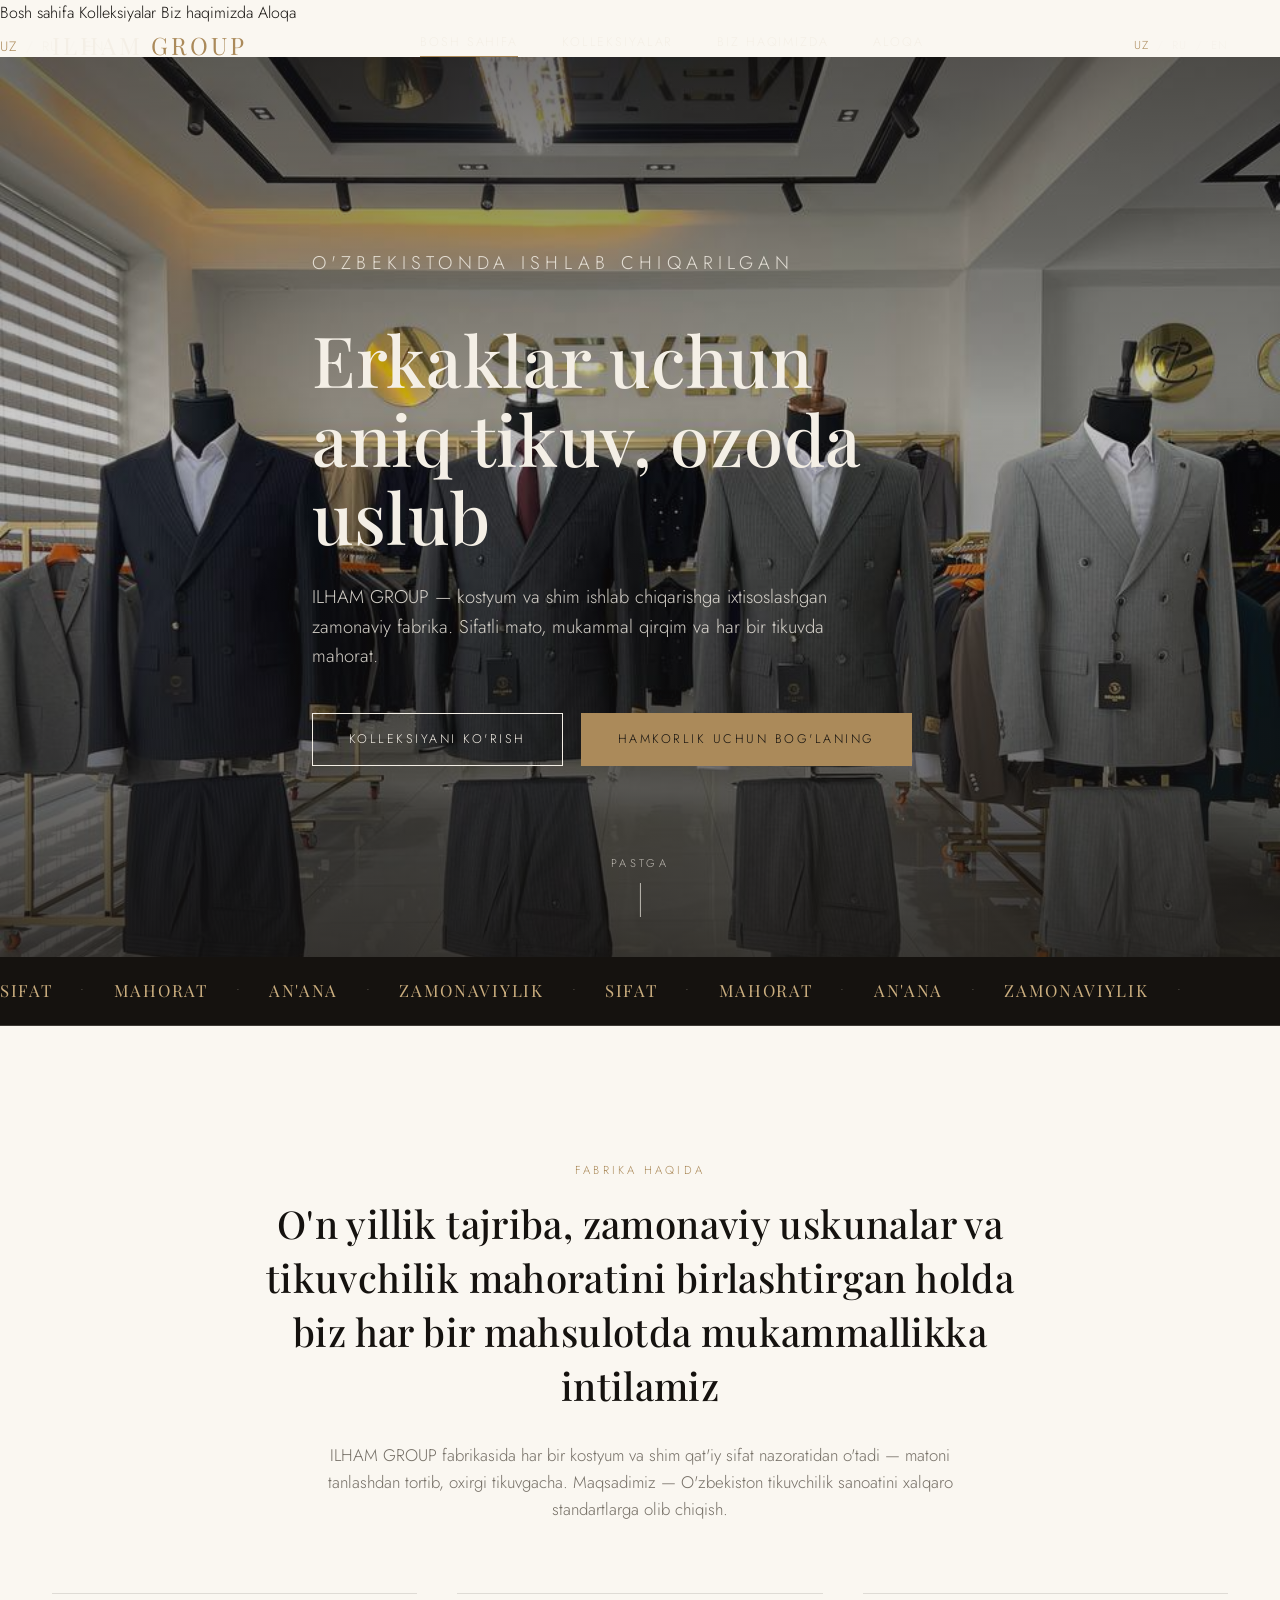
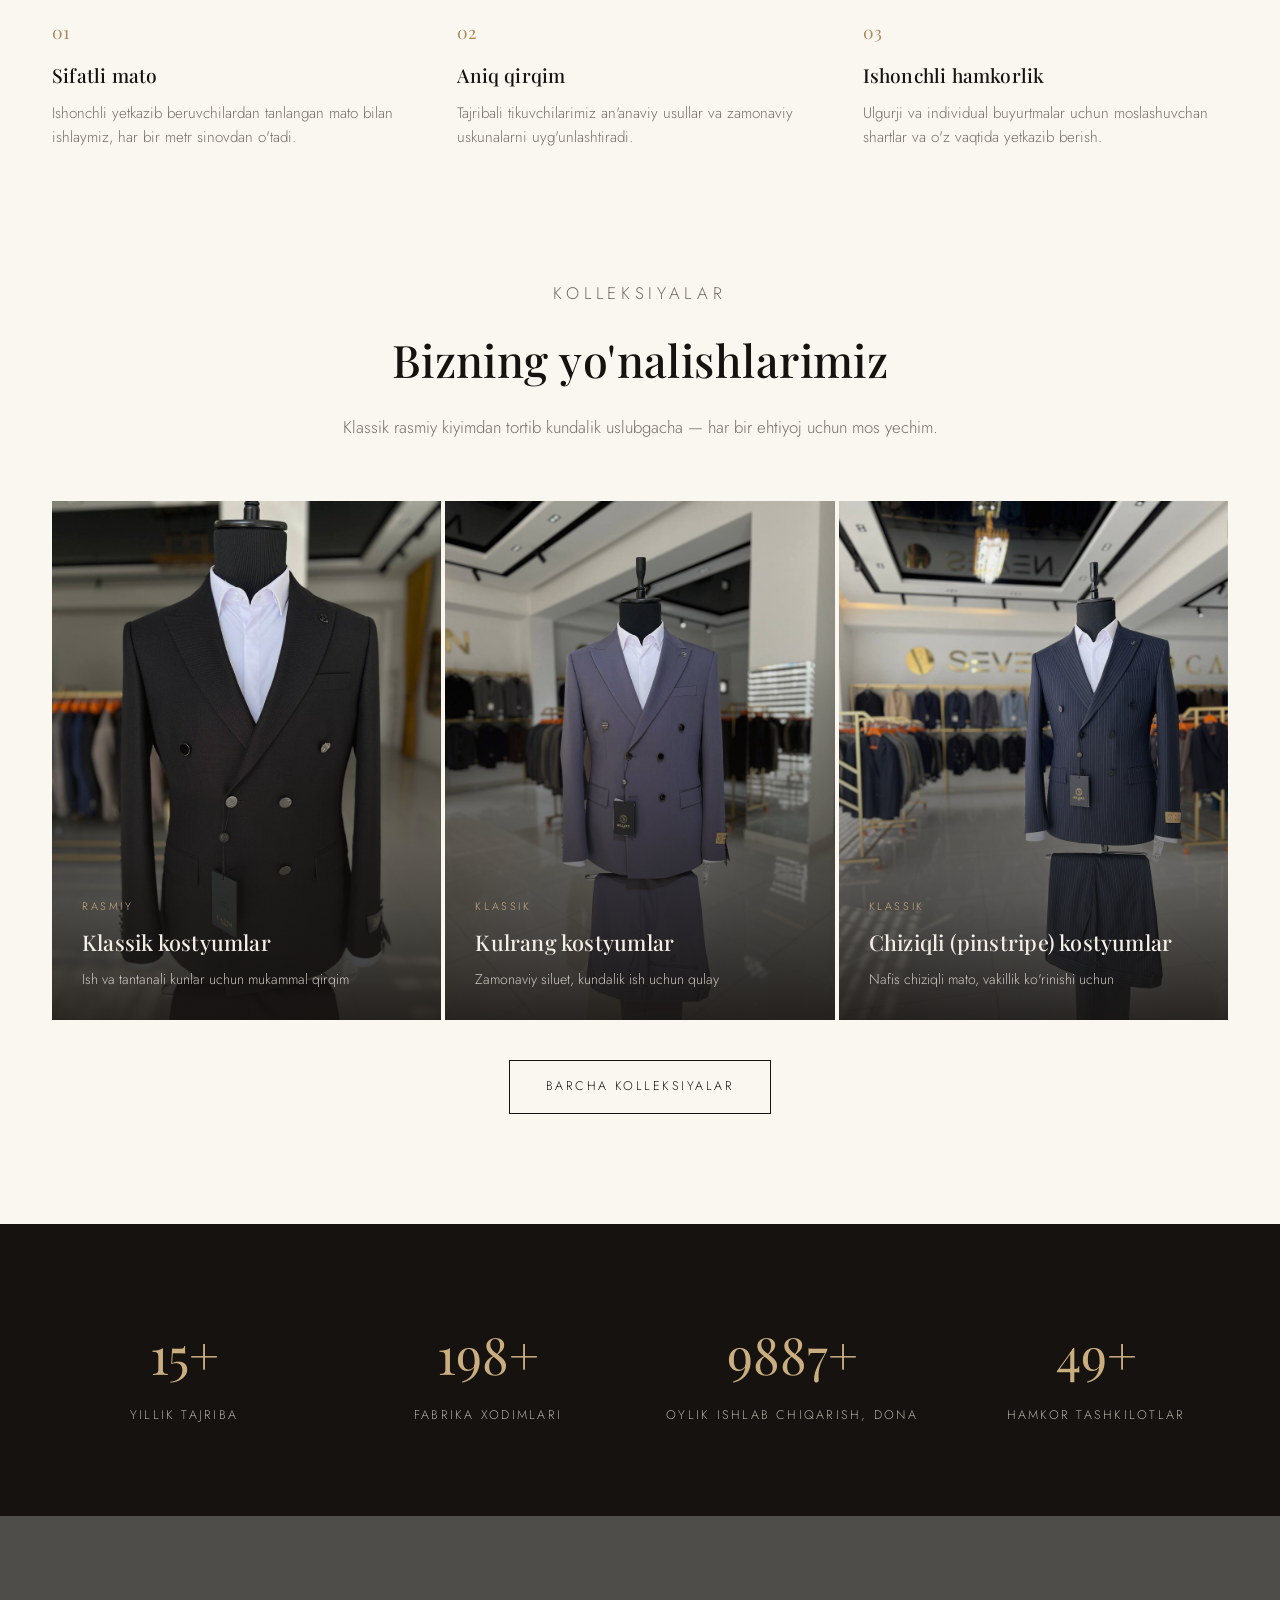
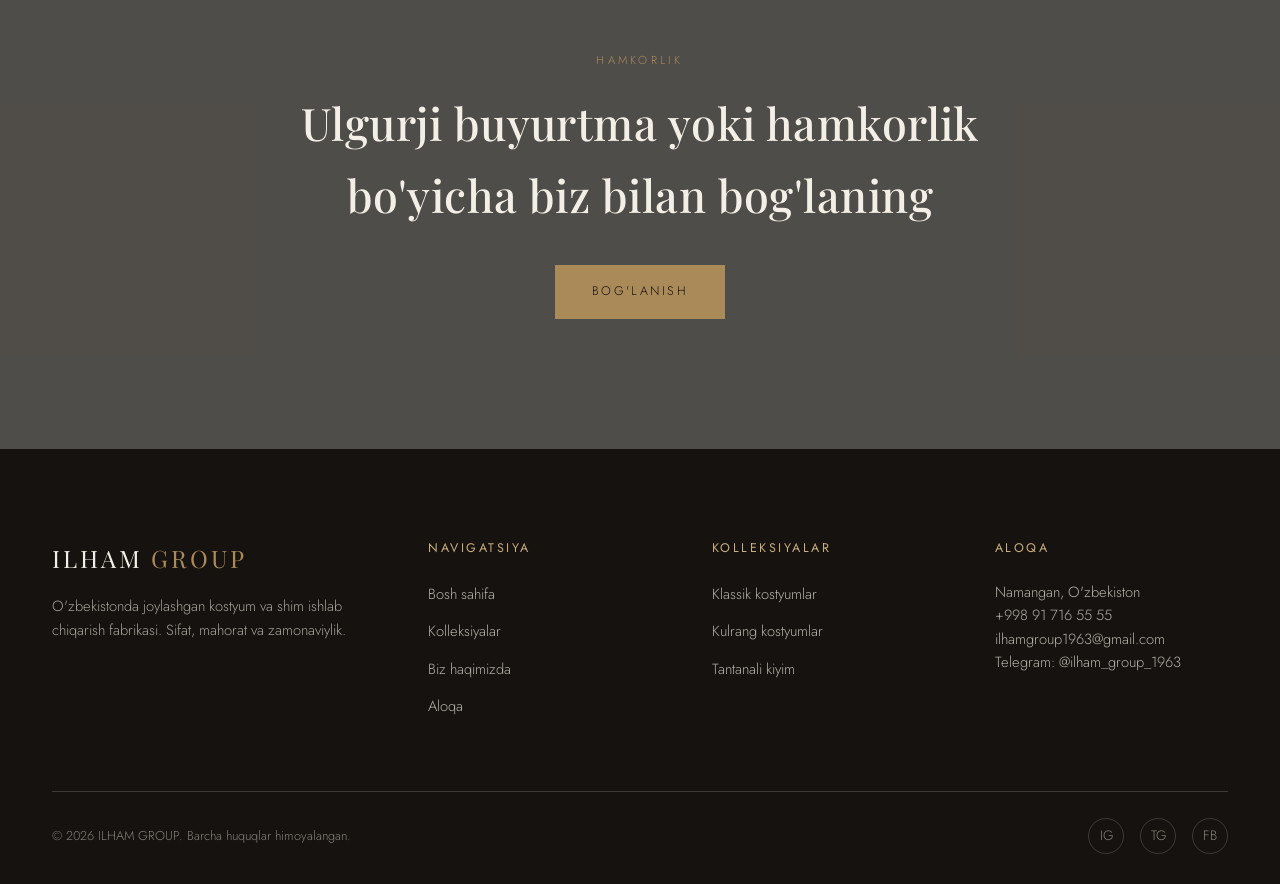
<file: index.html>
<!DOCTYPE html>
<html lang="uz">
<head>
<meta charset="UTF-8">
<meta name="viewport" content="width=device-width, initial-scale=1.0">
<title>ILHAM GROUP — Kostyum va Shim Ishlab Chiqaruvchi Fabrika | O'zbekiston</title>
<meta name="description" content="ILHAM GROUP — O'zbekistonda joylashgan zamonaviy kostyum va shim ishlab chiqarish fabrikasi. Yuqori sifatli mato, aniq tikuv va zamonaviy dizayn bilan erkaklar kiyimi ishlab chiqaramiz.">
<meta name="keywords" content="kostyum ishlab chiqarish, shim fabrikasi Namangan, kostyum shim Namangan, O'zbekiston kostyum, erkaklar kiyimi fabrikasi, ILHAM GROUP">
<link rel="canonical" href="https://ilham-group-1963.web.app/">
<link rel="alternate" hreflang="uz" href="https://ilham-group-1963.web.app/">
<link rel="alternate" hreflang="ru" href="https://ilham-group-1963.web.app/ru/index.html">
<link rel="alternate" hreflang="en" href="https://ilham-group-1963.web.app/en/index.html">
<link rel="alternate" hreflang="x-default" href="https://ilham-group-1963.web.app/">
<meta property="og:type" content="website">
<meta property="og:title" content="ILHAM GROUP — Kostyum va Shim Ishlab Chiqaruvchi Fabrika">
<meta property="og:description" content="O'zbekistonda ishlab chiqarilgan yuqori sifatli kostyum va shim. An'anaviy tikuv mahorati, zamonaviy dizayn.">
<meta property="og:locale" content="uz_UZ">
<link rel="icon" href="data:,">
<link rel="preconnect" href="https://fonts.googleapis.com">
<link rel="preconnect" href="https://fonts.gstatic.com" crossorigin>
<link href="https://fonts.googleapis.com/css2?family=Playfair+Display:wght@500;600&family=Jost:wght@300;400;500&display=swap" rel="stylesheet">
<link rel="stylesheet" href="css/style.css">
<script type="application/ld+json">
{
  "@context": "https://schema.org",
  "@type": "Organization",
  "name": "ILHAM GROUP",
  "url": "https://ilham-group-1963.web.app/",
  "description": "O'zbekistonda joylashgan kostyum va shim ishlab chiqarish fabrikasi.",
  "address": {
    "@type": "PostalAddress",
    "addressCountry": "UZ",
    "addressLocality": "Namangan"
  }
}
</script>
</head>
<body>
<div class="scroll-progress"></div>

<header class="site-header">
  <div class="container">
    <a href="index.html" class="logo">ILHAM <span>GROUP</span></a>
    <nav class="main-nav">
      <a href="index.html" class="active">Bosh sahifa</a>
      <a href="collections.html">Kolleksiyalar</a>
      <a href="about.html">Biz haqimizda</a>
      <a href="contact.html">Aloqa</a>
    </nav>
    <div class="lang-switch">
      <a href="index.html" class="active">UZ</a><span class="sep">/</span>
      <a href="ru/index.html">RU</a><span class="sep">/</span>
      <a href="en/index.html">EN</a>
    </div>
    <button class="nav-toggle" aria-label="Menyu">
      <span></span><span></span><span></span>
    </button>
  </div>
</header>

<nav class="mobile-nav">
  <a href="index.html">Bosh sahifa</a>
  <a href="collections.html">Kolleksiyalar</a>
  <a href="about.html">Biz haqimizda</a>
  <a href="contact.html">Aloqa</a>
  <div class="lang-switch">
    <a href="index.html" class="active">UZ</a><span class="sep">/</span>
    <a href="ru/index.html">RU</a><span class="sep">/</span>
    <a href="en/index.html">EN</a>
  </div>
</nav>

<section class="hero bg-photo" style="background-image:url('/images/showroom-lineup.jpg')">
  <div class="container hero-content">
    <p class="eyebrow">O'zbekistonda ishlab chiqarilgan</p>
    <h1>Erkaklar uchun aniq tikuv, ozoda uslub</h1>
    <p>ILHAM GROUP — kostyum va shim ishlab chiqarishga ixtisoslashgan zamonaviy fabrika. Sifatli mato, mukammal qirqim va har bir tikuvda mahorat.</p>
    <div class="hero-actions">
      <a href="collections.html" class="btn btn-light">Kolleksiyani ko'rish</a>
      <a href="contact.html" class="btn btn-gold">Hamkorlik uchun bog'laning</a>
    </div>
  </div>
  <div class="scroll-cue"><span>Pastga</span><span class="line"></span></div>
</section>

<div class="marquee">
  <div class="marquee-track">
    <span>Sifat</span><span class="dot">&bull;</span><span>Mahorat</span><span class="dot">&bull;</span><span>An'ana</span><span class="dot">&bull;</span><span>Zamonaviylik</span><span class="dot">&bull;</span>
    <span>Sifat</span><span class="dot">&bull;</span><span>Mahorat</span><span class="dot">&bull;</span><span>An'ana</span><span class="dot">&bull;</span><span>Zamonaviylik</span><span class="dot">&bull;</span>
  </div>
</div>

<section class="intro">
  <div class="container">
    <p class="eyebrow reveal">Fabrika haqida</p>
    <h2 class="reveal">O'n yillik tajriba, zamonaviy uskunalar va tikuvchilik mahoratini birlashtirgan holda biz har bir mahsulotda mukammallikka intilamiz</h2>
    <p class="lead reveal">ILHAM GROUP fabrikasida har bir kostyum va shim qat'iy sifat nazoratidan o'tadi — matoni tanlashdan tortib, oxirgi tikuvgacha. Maqsadimiz — O'zbekiston tikuvchilik sanoatini xalqaro standartlarga olib chiqish.</p>

    <div class="values-row">
      <div class="value-item reveal">
        <span class="num">01</span>
        <h3>Sifatli mato</h3>
        <p>Ishonchli yetkazib beruvchilardan tanlangan mato bilan ishlaymiz, har bir metr sinovdan o'tadi.</p>
      </div>
      <div class="value-item reveal">
        <span class="num">02</span>
        <h3>Aniq qirqim</h3>
        <p>Tajribali tikuvchilarimiz an'anaviy usullar va zamonaviy uskunalarni uyg'unlashtiradi.</p>
      </div>
      <div class="value-item reveal">
        <span class="num">03</span>
        <h3>Ishonchli hamkorlik</h3>
        <p>Ulgurji va individual buyurtmalar uchun moslashuvchan shartlar va o'z vaqtida yetkazib berish.</p>
      </div>
    </div>
  </div>
</section>

<section class="section" style="padding-top:0;">
  <div class="container">
    <div class="section-head reveal">
      <p class="eyebrow">Kolleksiyalar</p>
      <h2>Bizning yo'nalishlarimiz</h2>
      <p>Klassik rasmiy kiyimdan tortib kundalik uslubgacha — har bir ehtiyoj uchun mos yechim.</p>
    </div>

    <div class="grid">
      <a class="card reveal" href="collections.html">
        <div class="card-img" style="background-image:url('/images/suit-black-db.jpg')"></div>
        <div class="card-body">
          <span class="tag">Rasmiy</span>
          <h3>Klassik kostyumlar</h3>
          <p>Ish va tantanali kunlar uchun mukammal qirqim</p>
        </div>
      </a>
      <a class="card reveal" href="collections.html">
        <div class="card-img" style="background-image:url('/images/suit-grey-db.jpg')"></div>
        <div class="card-body">
          <span class="tag">Klassik</span>
          <h3>Kulrang kostyumlar</h3>
          <p>Zamonaviy siluet, kundalik ish uchun qulay</p>
        </div>
      </a>
      <a class="card reveal" href="collections.html">
        <div class="card-img" style="background-image:url('/images/hero-pinstripe-suit.jpg')"></div>
        <div class="card-body">
          <span class="tag">Klassik</span>
          <h3>Chiziqli (pinstripe) kostyumlar</h3>
          <p>Nafis chiziqli mato, vakillik ko'rinishi uchun</p>
        </div>
      </a>
    </div>

    <p class="card-link reveal"><a href="collections.html" class="btn">Barcha kolleksiyalar</a></p>
  </div>
</section>

<section class="stats">
  <div class="container stats-grid">
    <div class="stat reveal">
      <span class="value" data-count="15" data-suffix="+">0</span>
      <span class="label">Yillik tajriba</span>
    </div>
    <div class="stat reveal">
      <span class="value" data-count="200" data-suffix="+">0</span>
      <span class="label">Fabrika xodimlari</span>
    </div>
    <div class="stat reveal">
      <span class="value" data-count="10000" data-suffix="+">0</span>
      <span class="label">Oylik ishlab chiqarish, dona</span>
    </div>
    <div class="stat reveal">
      <span class="value" data-count="50" data-suffix="+">0</span>
      <span class="label">Hamkor tashkilotlar</span>
    </div>
  </div>
</section>

<section class="cta-banner bg-photo" style="background-image:url('/images/lapel-detail.jpg')">
  <div class="container reveal">
    <p class="eyebrow">Hamkorlik</p>
    <h2>Ulgurji buyurtma yoki hamkorlik bo'yicha biz bilan bog'laning</h2>
    <a href="contact.html" class="btn btn-gold">Bog'lanish</a>
  </div>
</section>

<footer class="site-footer">
  <div class="container">
    <div class="footer-grid">
      <div>
        <a href="index.html" class="logo">ILHAM <span>GROUP</span></a>
        <p>O'zbekistonda joylashgan kostyum va shim ishlab chiqarish fabrikasi. Sifat, mahorat va zamonaviylik.</p>
      </div>
      <div class="footer-col">
        <h4>Navigatsiya</h4>
        <ul>
          <li><a href="index.html">Bosh sahifa</a></li>
          <li><a href="collections.html">Kolleksiyalar</a></li>
          <li><a href="about.html">Biz haqimizda</a></li>
          <li><a href="contact.html">Aloqa</a></li>
        </ul>
      </div>
      <div class="footer-col">
        <h4>Kolleksiyalar</h4>
        <ul>
          <li><a href="collections.html">Klassik kostyumlar</a></li>
          <li><a href="collections.html">Kulrang kostyumlar</a></li>
          <li><a href="collections.html">Tantanali kiyim</a></li>
        </ul>
      </div>
      <div class="footer-col">
        <h4>Aloqa</h4>
        <p>Namangan, O'zbekiston</p>
        <p><a href="tel:+998917165555">+998 91 716 55 55</a></p>
        <p><a href="mailto:ilhamgroup1963@gmail.com">ilhamgroup1963@gmail.com</a></p>
        <p><a href="https://t.me/ilham_group_1963" target="_blank" rel="noopener">Telegram: @ilham_group_1963</a></p>
      </div>
    </div>
    <div class="footer-bottom">
      <span>&copy; <span id="year"></span> ILHAM GROUP. Barcha huquqlar himoyalangan.</span>
      <div class="social-row">
        <a href="#" aria-label="Instagram">IG</a>
        <a href="https://t.me/ilham_group_1963" aria-label="Telegram" target="_blank" rel="noopener">TG</a>
        <a href="#" aria-label="Facebook">FB</a>
      </div>
    </div>
  </div>
</footer>

<script src="js/main.js?v=2"></script>
</body>
</html>
</file>
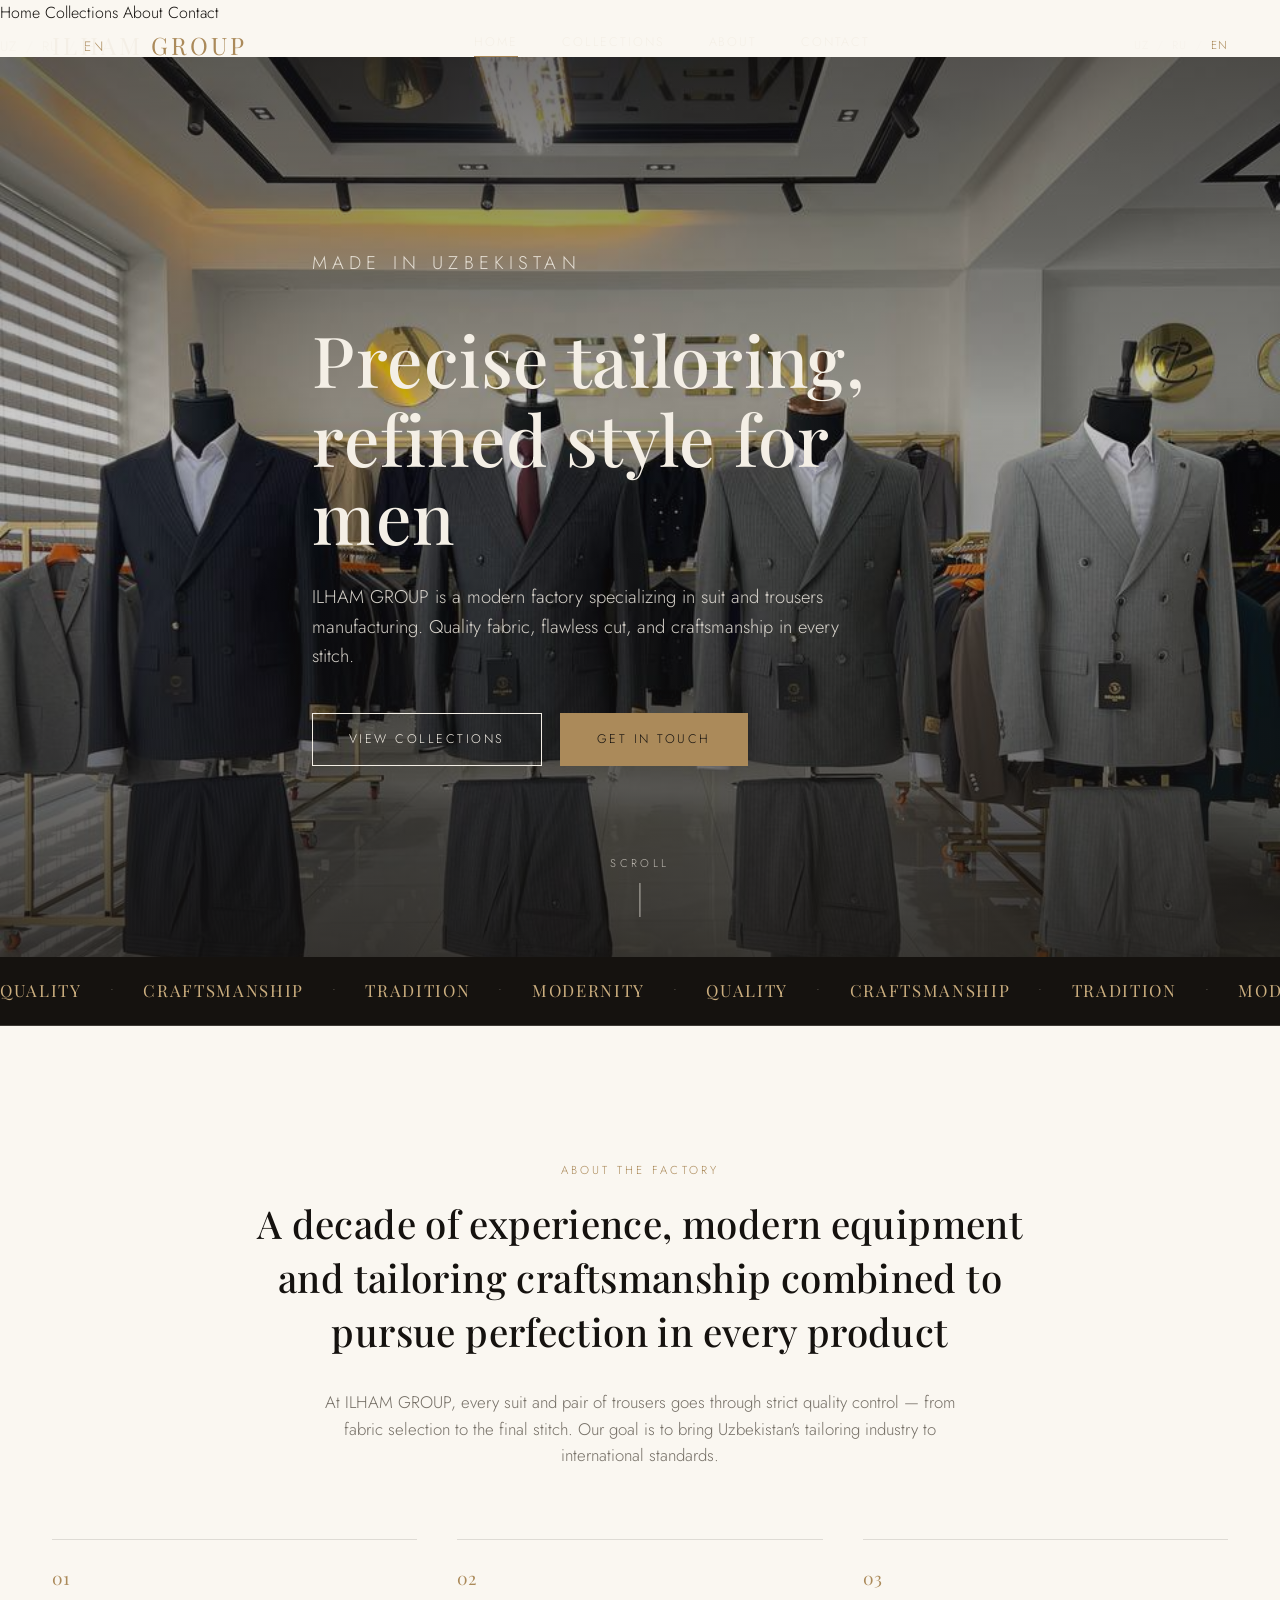
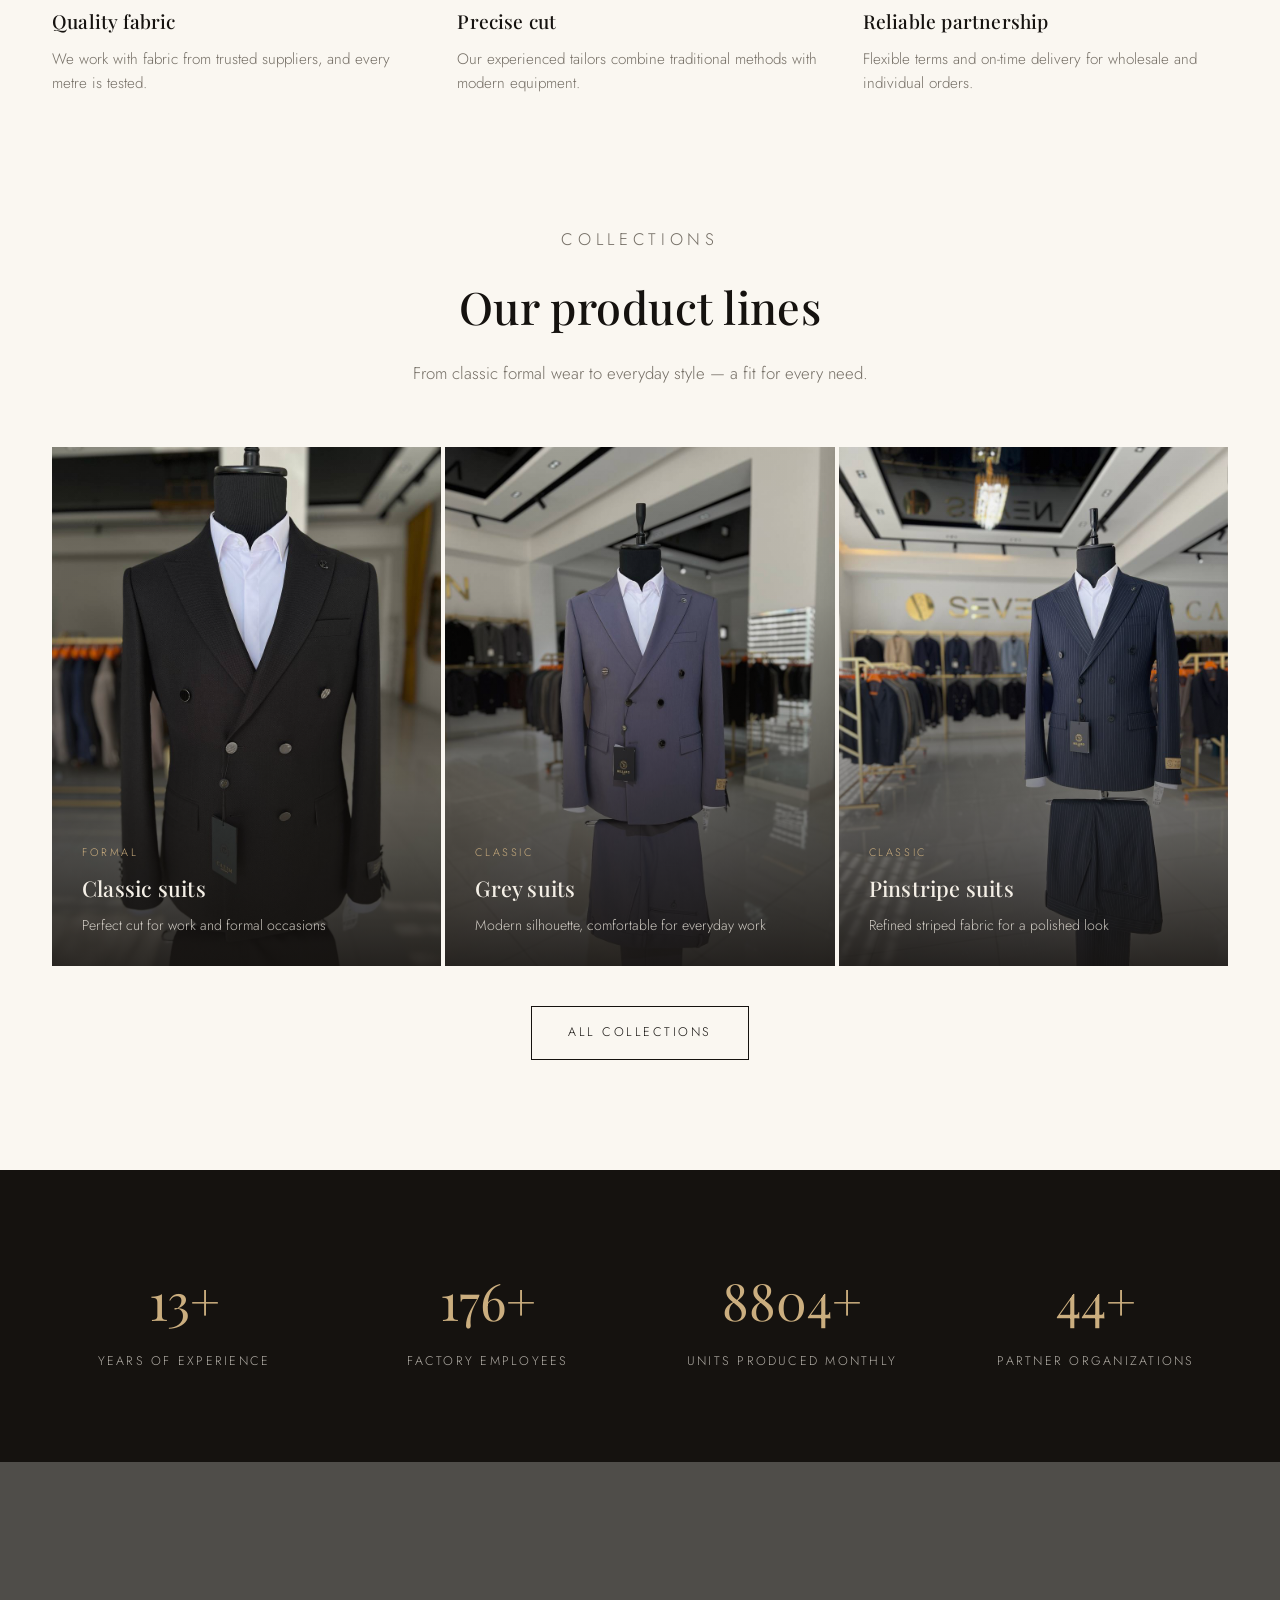
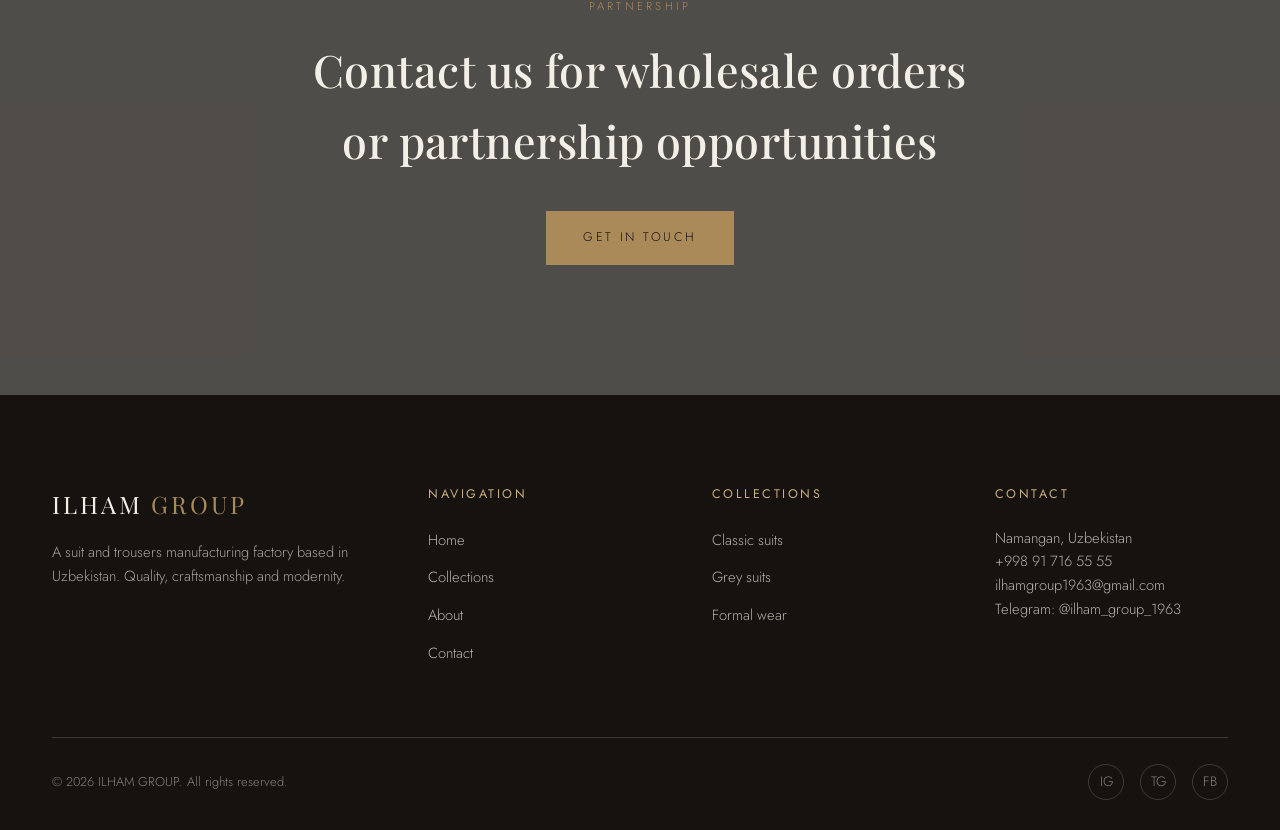
<file: en/index.html>
<!DOCTYPE html>
<html lang="en">
<head>
<meta charset="UTF-8">
<meta name="viewport" content="width=device-width, initial-scale=1.0">
<title>ILHAM GROUP — Suit and Trousers Manufacturing Factory | Uzbekistan</title>
<meta name="description" content="ILHAM GROUP is a modern suit and trousers manufacturing factory based in Namangan, Uzbekistan. Quality fabric, precise tailoring and premium menswear.">
<meta name="keywords" content="suit manufacturing, trousers factory Namangan, suits trousers Namangan, menswear Uzbekistan, ILHAM GROUP">
<link rel="canonical" href="https://ilham-group-1963.web.app/en/index.html">
<link rel="alternate" hreflang="uz" href="https://ilham-group-1963.web.app/">
<link rel="alternate" hreflang="ru" href="https://ilham-group-1963.web.app/ru/index.html">
<link rel="alternate" hreflang="en" href="https://ilham-group-1963.web.app/en/index.html">
<link rel="alternate" hreflang="x-default" href="https://ilham-group-1963.web.app/">
<meta property="og:type" content="website">
<meta property="og:title" content="ILHAM GROUP — Suit and Trousers Manufacturing Factory">
<meta property="og:description" content="Premium suits and trousers made in Uzbekistan. Traditional tailoring craft, contemporary design.">
<meta property="og:locale" content="en_US">
<link rel="icon" href="data:,">
<link rel="preconnect" href="https://fonts.googleapis.com">
<link rel="preconnect" href="https://fonts.gstatic.com" crossorigin>
<link href="https://fonts.googleapis.com/css2?family=Playfair+Display:wght@500;600&family=Jost:wght@300;400;500&display=swap" rel="stylesheet">
<link rel="stylesheet" href="../css/style.css">
<script type="application/ld+json">
{
  "@context": "https://schema.org",
  "@type": "Organization",
  "name": "ILHAM GROUP",
  "url": "https://ilham-group-1963.web.app/en/index.html",
  "description": "A suit and trousers manufacturing factory based in Uzbekistan.",
  "address": {
    "@type": "PostalAddress",
    "addressCountry": "UZ",
    "addressLocality": "Namangan"
  }
}
</script>
</head>
<body>
<div class="scroll-progress"></div>

<header class="site-header">
  <div class="container">
    <a href="index.html" class="logo">ILHAM <span>GROUP</span></a>
    <nav class="main-nav">
      <a href="index.html" class="active">Home</a>
      <a href="collections.html">Collections</a>
      <a href="about.html">About</a>
      <a href="contact.html">Contact</a>
    </nav>
    <div class="lang-switch">
      <a href="../index.html">UZ</a><span class="sep">/</span>
      <a href="../ru/index.html">RU</a><span class="sep">/</span>
      <a href="index.html" class="active">EN</a>
    </div>
    <button class="nav-toggle" aria-label="Menu">
      <span></span><span></span><span></span>
    </button>
  </div>
</header>

<nav class="mobile-nav">
  <a href="index.html">Home</a>
  <a href="collections.html">Collections</a>
  <a href="about.html">About</a>
  <a href="contact.html">Contact</a>
  <div class="lang-switch">
    <a href="../index.html">UZ</a><span class="sep">/</span>
    <a href="../ru/index.html">RU</a><span class="sep">/</span>
    <a href="index.html" class="active">EN</a>
  </div>
</nav>

<section class="hero bg-photo" style="background-image:url('/images/showroom-lineup.jpg')">
  <div class="container hero-content">
    <p class="eyebrow">Made in Uzbekistan</p>
    <h1>Precise tailoring, refined style for men</h1>
    <p>ILHAM GROUP is a modern factory specializing in suit and trousers manufacturing. Quality fabric, flawless cut, and craftsmanship in every stitch.</p>
    <div class="hero-actions">
      <a href="collections.html" class="btn btn-light">View collections</a>
      <a href="contact.html" class="btn btn-gold">Get in touch</a>
    </div>
  </div>
  <div class="scroll-cue"><span>Scroll</span><span class="line"></span></div>
</section>

<div class="marquee">
  <div class="marquee-track">
    <span>Quality</span><span class="dot">&bull;</span><span>Craftsmanship</span><span class="dot">&bull;</span><span>Tradition</span><span class="dot">&bull;</span><span>Modernity</span><span class="dot">&bull;</span>
    <span>Quality</span><span class="dot">&bull;</span><span>Craftsmanship</span><span class="dot">&bull;</span><span>Tradition</span><span class="dot">&bull;</span><span>Modernity</span><span class="dot">&bull;</span>
  </div>
</div>

<section class="intro">
  <div class="container">
    <p class="eyebrow reveal">About the factory</p>
    <h2 class="reveal">A decade of experience, modern equipment and tailoring craftsmanship combined to pursue perfection in every product</h2>
    <p class="lead reveal">At ILHAM GROUP, every suit and pair of trousers goes through strict quality control — from fabric selection to the final stitch. Our goal is to bring Uzbekistan's tailoring industry to international standards.</p>

    <div class="values-row">
      <div class="value-item reveal">
        <span class="num">01</span>
        <h3>Quality fabric</h3>
        <p>We work with fabric from trusted suppliers, and every metre is tested.</p>
      </div>
      <div class="value-item reveal">
        <span class="num">02</span>
        <h3>Precise cut</h3>
        <p>Our experienced tailors combine traditional methods with modern equipment.</p>
      </div>
      <div class="value-item reveal">
        <span class="num">03</span>
        <h3>Reliable partnership</h3>
        <p>Flexible terms and on-time delivery for wholesale and individual orders.</p>
      </div>
    </div>
  </div>
</section>

<section class="section" style="padding-top:0;">
  <div class="container">
    <div class="section-head reveal">
      <p class="eyebrow">Collections</p>
      <h2>Our product lines</h2>
      <p>From classic formal wear to everyday style — a fit for every need.</p>
    </div>

    <div class="grid">
      <a class="card reveal" href="collections.html">
        <div class="card-img" style="background-image:url('/images/suit-black-db.jpg')"></div>
        <div class="card-body">
          <span class="tag">Formal</span>
          <h3>Classic suits</h3>
          <p>Perfect cut for work and formal occasions</p>
        </div>
      </a>
      <a class="card reveal" href="collections.html">
        <div class="card-img" style="background-image:url('/images/suit-grey-db.jpg')"></div>
        <div class="card-body">
          <span class="tag">Classic</span>
          <h3>Grey suits</h3>
          <p>Modern silhouette, comfortable for everyday work</p>
        </div>
      </a>
      <a class="card reveal" href="collections.html">
        <div class="card-img" style="background-image:url('/images/hero-pinstripe-suit.jpg')"></div>
        <div class="card-body">
          <span class="tag">Classic</span>
          <h3>Pinstripe suits</h3>
          <p>Refined striped fabric for a polished look</p>
        </div>
      </a>
    </div>

    <p class="card-link reveal"><a href="collections.html" class="btn">All collections</a></p>
  </div>
</section>

<section class="stats">
  <div class="container stats-grid">
    <div class="stat reveal">
      <span class="value" data-count="15" data-suffix="+">0</span>
      <span class="label">Years of experience</span>
    </div>
    <div class="stat reveal">
      <span class="value" data-count="200" data-suffix="+">0</span>
      <span class="label">Factory employees</span>
    </div>
    <div class="stat reveal">
      <span class="value" data-count="10000" data-suffix="+">0</span>
      <span class="label">Units produced monthly</span>
    </div>
    <div class="stat reveal">
      <span class="value" data-count="50" data-suffix="+">0</span>
      <span class="label">Partner organizations</span>
    </div>
  </div>
</section>

<section class="cta-banner bg-photo" style="background-image:url('/images/lapel-detail.jpg')">
  <div class="container reveal">
    <p class="eyebrow">Partnership</p>
    <h2>Contact us for wholesale orders or partnership opportunities</h2>
    <a href="contact.html" class="btn btn-gold">Get in touch</a>
  </div>
</section>

<footer class="site-footer">
  <div class="container">
    <div class="footer-grid">
      <div>
        <a href="index.html" class="logo">ILHAM <span>GROUP</span></a>
        <p>A suit and trousers manufacturing factory based in Uzbekistan. Quality, craftsmanship and modernity.</p>
      </div>
      <div class="footer-col">
        <h4>Navigation</h4>
        <ul>
          <li><a href="index.html">Home</a></li>
          <li><a href="collections.html">Collections</a></li>
          <li><a href="about.html">About</a></li>
          <li><a href="contact.html">Contact</a></li>
        </ul>
      </div>
      <div class="footer-col">
        <h4>Collections</h4>
        <ul>
          <li><a href="collections.html">Classic suits</a></li>
          <li><a href="collections.html">Grey suits</a></li>
          <li><a href="collections.html">Formal wear</a></li>
        </ul>
      </div>
      <div class="footer-col">
        <h4>Contact</h4>
        <p>Namangan, Uzbekistan</p>
        <p><a href="tel:+998917165555">+998 91 716 55 55</a></p>
        <p><a href="mailto:ilhamgroup1963@gmail.com">ilhamgroup1963@gmail.com</a></p>
        <p><a href="https://t.me/ilham_group_1963" target="_blank" rel="noopener">Telegram: @ilham_group_1963</a></p>
      </div>
    </div>
    <div class="footer-bottom">
      <span>&copy; <span id="year"></span> ILHAM GROUP. All rights reserved.</span>
      <div class="social-row">
        <a href="#" aria-label="Instagram">IG</a>
        <a href="https://t.me/ilham_group_1963" aria-label="Telegram" target="_blank" rel="noopener">TG</a>
        <a href="#" aria-label="Facebook">FB</a>
      </div>
    </div>
  </div>
</footer>

<script src="../js/main.js?v=2"></script>
</body>
</html>
</file>
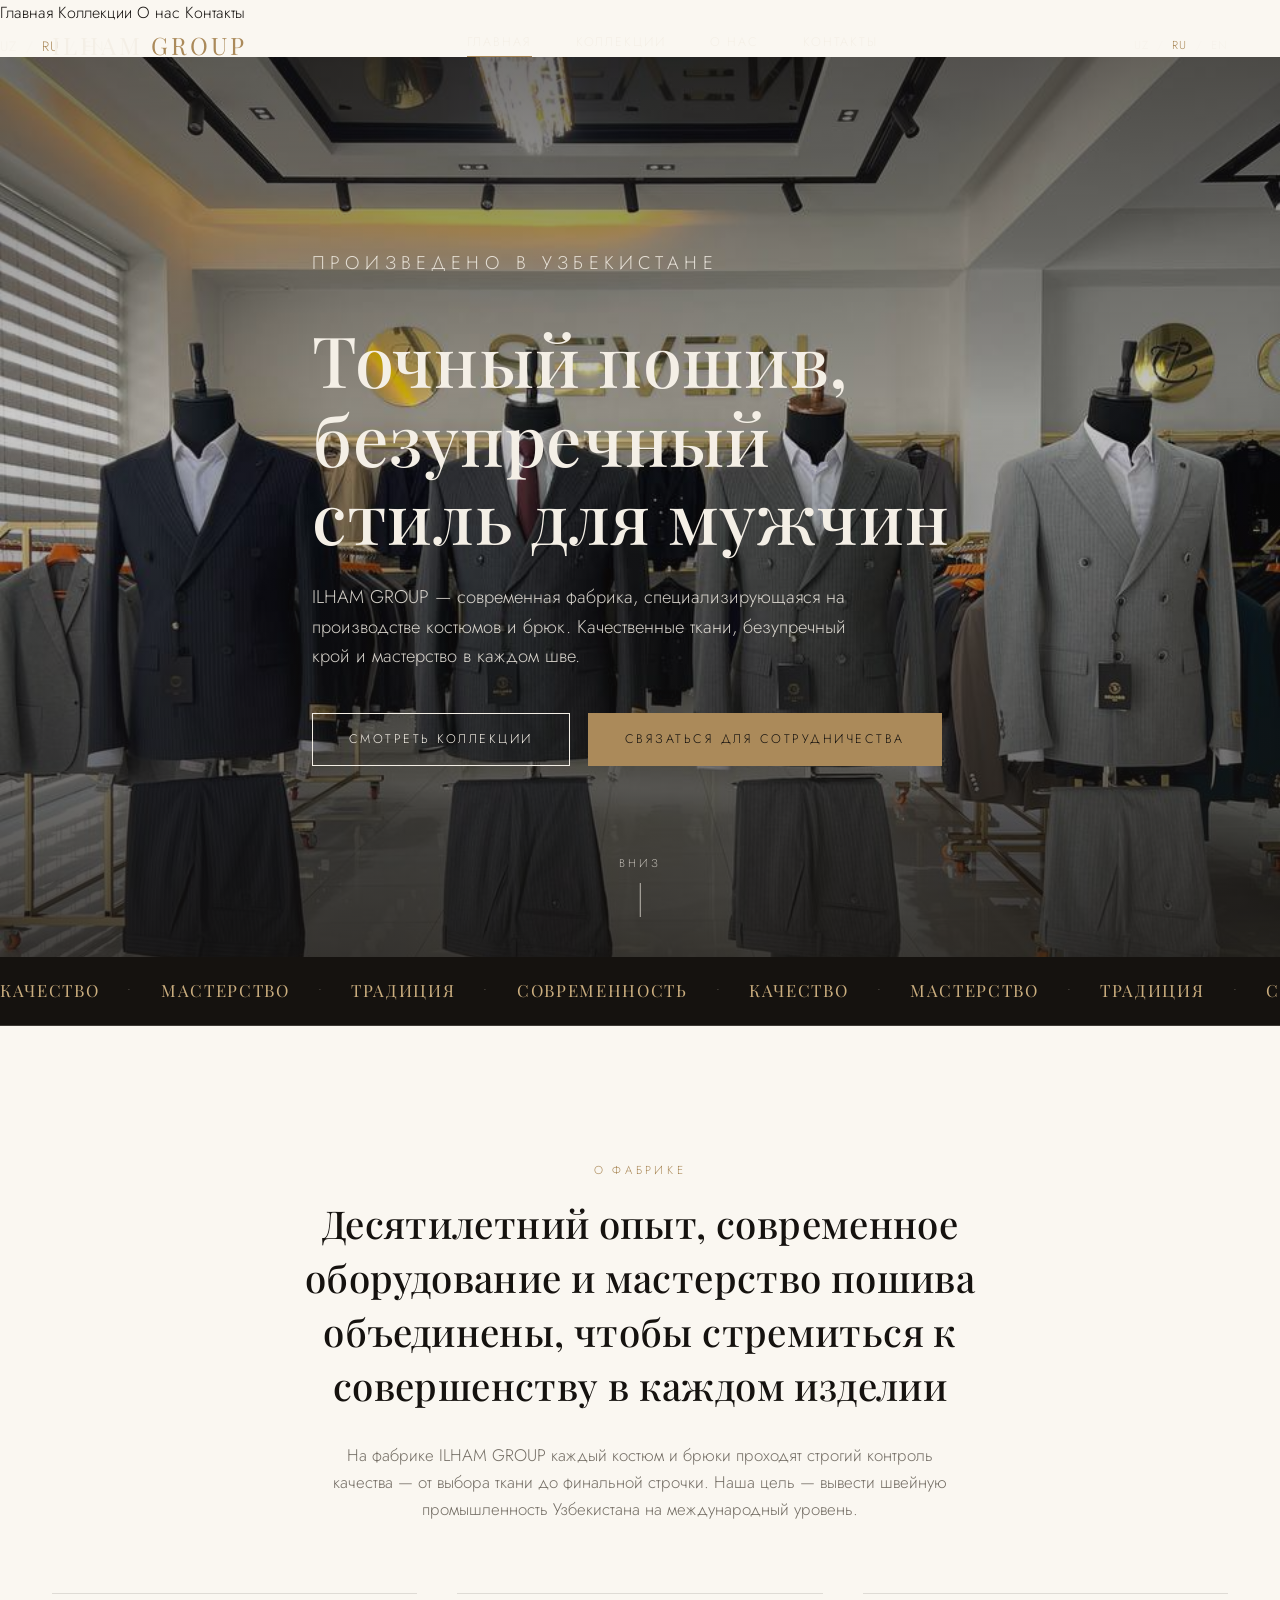
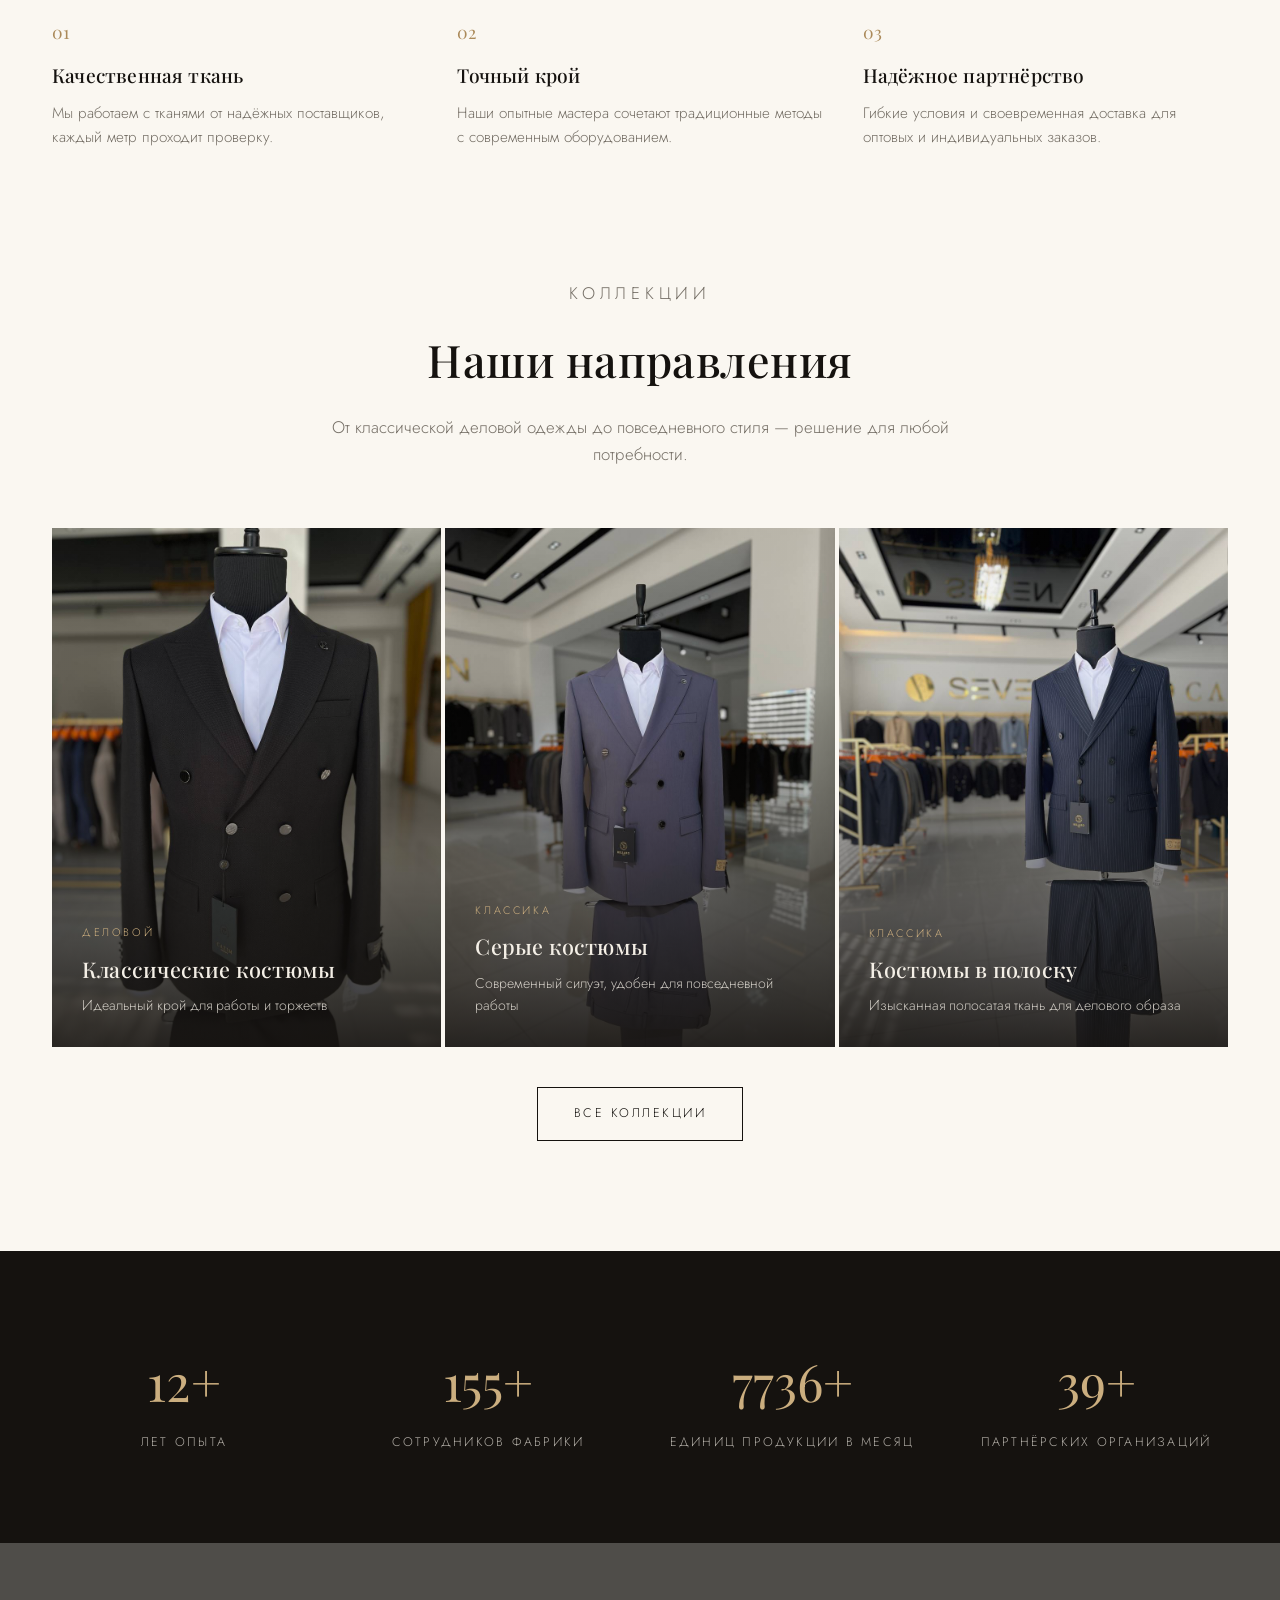
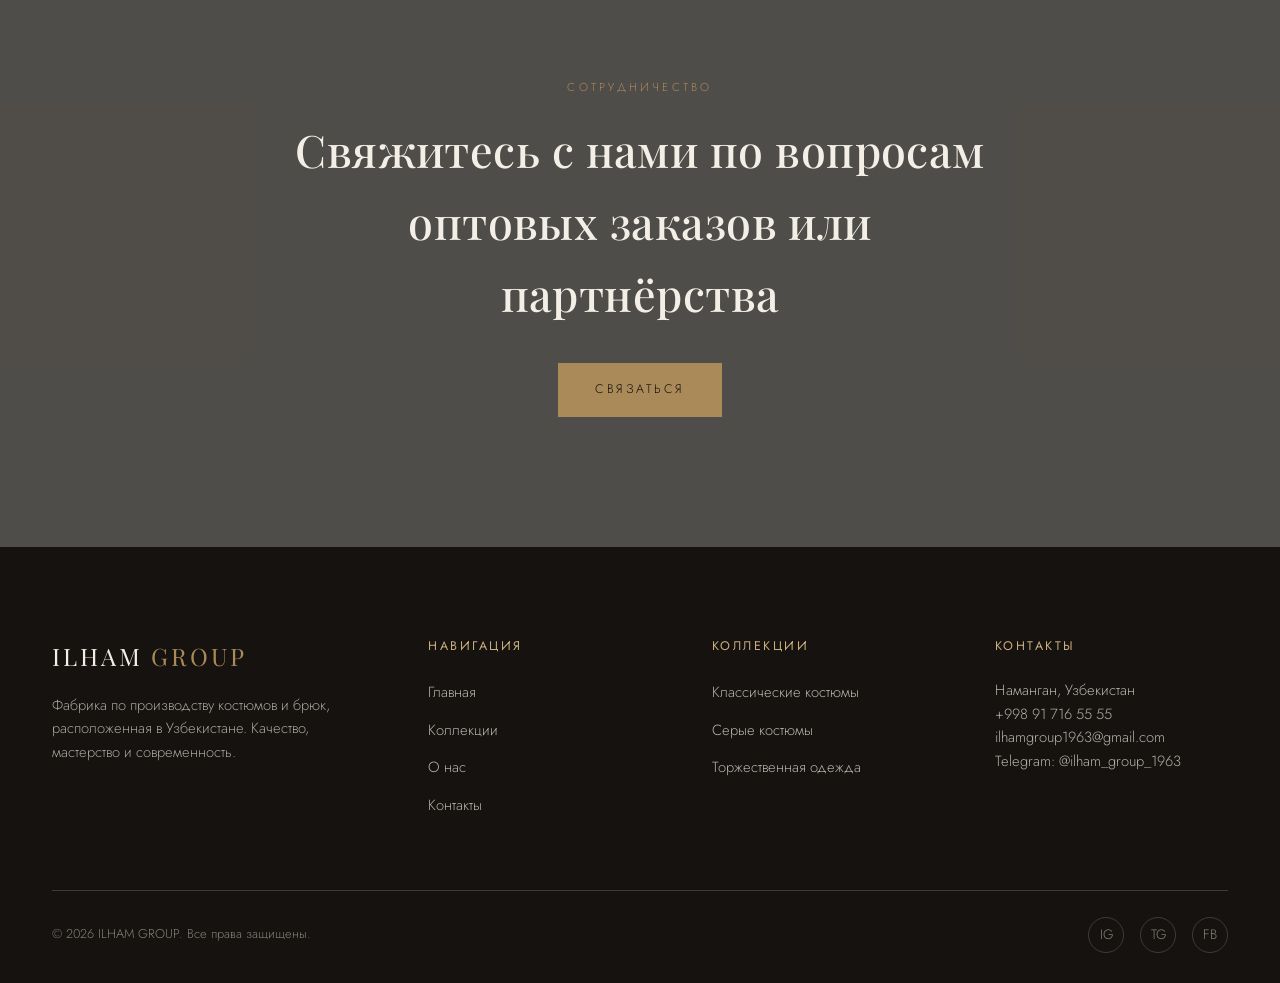
<file: ru/index.html>
<!DOCTYPE html>
<html lang="ru">
<head>
<meta charset="UTF-8">
<meta name="viewport" content="width=device-width, initial-scale=1.0">
<title>ILHAM GROUP — Фабрика по пошиву костюмов и брюк | Узбекистан</title>
<meta name="description" content="ILHAM GROUP — современная фабрика по производству костюмов и брюк в Намангане, Узбекистан. Качественные ткани, точный крой и мужская одежда высокого качества.">
<meta name="keywords" content="пошив костюмов, фабрика брюк Наманган, костюмы брюки Наманган, мужская одежда Узбекистан, ILHAM GROUP">
<link rel="canonical" href="https://ilham-group-1963.web.app/ru/index.html">
<link rel="alternate" hreflang="uz" href="https://ilham-group-1963.web.app/">
<link rel="alternate" hreflang="ru" href="https://ilham-group-1963.web.app/ru/index.html">
<link rel="alternate" hreflang="en" href="https://ilham-group-1963.web.app/en/index.html">
<link rel="alternate" hreflang="x-default" href="https://ilham-group-1963.web.app/">
<meta property="og:type" content="website">
<meta property="og:title" content="ILHAM GROUP — Фабрика по пошиву костюмов и брюк">
<meta property="og:description" content="Костюмы и брюки высокого качества, произведённые в Узбекистане. Традиционное мастерство пошива, современный дизайн.">
<meta property="og:locale" content="ru_RU">
<link rel="icon" href="data:,">
<link rel="preconnect" href="https://fonts.googleapis.com">
<link rel="preconnect" href="https://fonts.gstatic.com" crossorigin>
<link href="https://fonts.googleapis.com/css2?family=Playfair+Display:wght@500;600&family=Jost:wght@300;400;500&display=swap" rel="stylesheet">
<link rel="stylesheet" href="../css/style.css">
<script type="application/ld+json">
{
  "@context": "https://schema.org",
  "@type": "Organization",
  "name": "ILHAM GROUP",
  "url": "https://ilham-group-1963.web.app/ru/index.html",
  "description": "Фабрика по производству костюмов и брюк, расположенная в Узбекистане.",
  "address": {
    "@type": "PostalAddress",
    "addressCountry": "UZ",
    "addressLocality": "Наманган"
  }
}
</script>
</head>
<body>
<div class="scroll-progress"></div>

<header class="site-header">
  <div class="container">
    <a href="index.html" class="logo">ILHAM <span>GROUP</span></a>
    <nav class="main-nav">
      <a href="index.html" class="active">Главная</a>
      <a href="collections.html">Коллекции</a>
      <a href="about.html">О нас</a>
      <a href="contact.html">Контакты</a>
    </nav>
    <div class="lang-switch">
      <a href="../index.html">UZ</a><span class="sep">/</span>
      <a href="index.html" class="active">RU</a><span class="sep">/</span>
      <a href="../en/index.html">EN</a>
    </div>
    <button class="nav-toggle" aria-label="Меню">
      <span></span><span></span><span></span>
    </button>
  </div>
</header>

<nav class="mobile-nav">
  <a href="index.html">Главная</a>
  <a href="collections.html">Коллекции</a>
  <a href="about.html">О нас</a>
  <a href="contact.html">Контакты</a>
  <div class="lang-switch">
    <a href="../index.html">UZ</a><span class="sep">/</span>
    <a href="index.html" class="active">RU</a><span class="sep">/</span>
    <a href="../en/index.html">EN</a>
  </div>
</nav>

<section class="hero bg-photo" style="background-image:url('/images/showroom-lineup.jpg')">
  <div class="container hero-content">
    <p class="eyebrow">Произведено в Узбекистане</p>
    <h1>Точный пошив, безупречный стиль для мужчин</h1>
    <p>ILHAM GROUP — современная фабрика, специализирующаяся на производстве костюмов и брюк. Качественные ткани, безупречный крой и мастерство в каждом шве.</p>
    <div class="hero-actions">
      <a href="collections.html" class="btn btn-light">Смотреть коллекции</a>
      <a href="contact.html" class="btn btn-gold">Связаться для сотрудничества</a>
    </div>
  </div>
  <div class="scroll-cue"><span>Вниз</span><span class="line"></span></div>
</section>

<div class="marquee">
  <div class="marquee-track">
    <span>Качество</span><span class="dot">&bull;</span><span>Мастерство</span><span class="dot">&bull;</span><span>Традиция</span><span class="dot">&bull;</span><span>Современность</span><span class="dot">&bull;</span>
    <span>Качество</span><span class="dot">&bull;</span><span>Мастерство</span><span class="dot">&bull;</span><span>Традиция</span><span class="dot">&bull;</span><span>Современность</span><span class="dot">&bull;</span>
  </div>
</div>

<section class="intro">
  <div class="container">
    <p class="eyebrow reveal">О фабрике</p>
    <h2 class="reveal">Десятилетний опыт, современное оборудование и мастерство пошива объединены, чтобы стремиться к совершенству в каждом изделии</h2>
    <p class="lead reveal">На фабрике ILHAM GROUP каждый костюм и брюки проходят строгий контроль качества — от выбора ткани до финальной строчки. Наша цель — вывести швейную промышленность Узбекистана на международный уровень.</p>

    <div class="values-row">
      <div class="value-item reveal">
        <span class="num">01</span>
        <h3>Качественная ткань</h3>
        <p>Мы работаем с тканями от надёжных поставщиков, каждый метр проходит проверку.</p>
      </div>
      <div class="value-item reveal">
        <span class="num">02</span>
        <h3>Точный крой</h3>
        <p>Наши опытные мастера сочетают традиционные методы с современным оборудованием.</p>
      </div>
      <div class="value-item reveal">
        <span class="num">03</span>
        <h3>Надёжное партнёрство</h3>
        <p>Гибкие условия и своевременная доставка для оптовых и индивидуальных заказов.</p>
      </div>
    </div>
  </div>
</section>

<section class="section" style="padding-top:0;">
  <div class="container">
    <div class="section-head reveal">
      <p class="eyebrow">Коллекции</p>
      <h2>Наши направления</h2>
      <p>От классической деловой одежды до повседневного стиля — решение для любой потребности.</p>
    </div>

    <div class="grid">
      <a class="card reveal" href="collections.html">
        <div class="card-img" style="background-image:url('/images/suit-black-db.jpg')"></div>
        <div class="card-body">
          <span class="tag">Деловой</span>
          <h3>Классические костюмы</h3>
          <p>Идеальный крой для работы и торжеств</p>
        </div>
      </a>
      <a class="card reveal" href="collections.html">
        <div class="card-img" style="background-image:url('/images/suit-grey-db.jpg')"></div>
        <div class="card-body">
          <span class="tag">Классика</span>
          <h3>Серые костюмы</h3>
          <p>Современный силуэт, удобен для повседневной работы</p>
        </div>
      </a>
      <a class="card reveal" href="collections.html">
        <div class="card-img" style="background-image:url('/images/hero-pinstripe-suit.jpg')"></div>
        <div class="card-body">
          <span class="tag">Классика</span>
          <h3>Костюмы в полоску</h3>
          <p>Изысканная полосатая ткань для делового образа</p>
        </div>
      </a>
    </div>

    <p class="card-link reveal"><a href="collections.html" class="btn">Все коллекции</a></p>
  </div>
</section>

<section class="stats">
  <div class="container stats-grid">
    <div class="stat reveal">
      <span class="value" data-count="15" data-suffix="+">0</span>
      <span class="label">Лет опыта</span>
    </div>
    <div class="stat reveal">
      <span class="value" data-count="200" data-suffix="+">0</span>
      <span class="label">Сотрудников фабрики</span>
    </div>
    <div class="stat reveal">
      <span class="value" data-count="10000" data-suffix="+">0</span>
      <span class="label">Единиц продукции в месяц</span>
    </div>
    <div class="stat reveal">
      <span class="value" data-count="50" data-suffix="+">0</span>
      <span class="label">Партнёрских организаций</span>
    </div>
  </div>
</section>

<section class="cta-banner bg-photo" style="background-image:url('/images/lapel-detail.jpg')">
  <div class="container reveal">
    <p class="eyebrow">Сотрудничество</p>
    <h2>Свяжитесь с нами по вопросам оптовых заказов или партнёрства</h2>
    <a href="contact.html" class="btn btn-gold">Связаться</a>
  </div>
</section>

<footer class="site-footer">
  <div class="container">
    <div class="footer-grid">
      <div>
        <a href="index.html" class="logo">ILHAM <span>GROUP</span></a>
        <p>Фабрика по производству костюмов и брюк, расположенная в Узбекистане. Качество, мастерство и современность.</p>
      </div>
      <div class="footer-col">
        <h4>Навигация</h4>
        <ul>
          <li><a href="index.html">Главная</a></li>
          <li><a href="collections.html">Коллекции</a></li>
          <li><a href="about.html">О нас</a></li>
          <li><a href="contact.html">Контакты</a></li>
        </ul>
      </div>
      <div class="footer-col">
        <h4>Коллекции</h4>
        <ul>
          <li><a href="collections.html">Классические костюмы</a></li>
          <li><a href="collections.html">Серые костюмы</a></li>
          <li><a href="collections.html">Торжественная одежда</a></li>
        </ul>
      </div>
      <div class="footer-col">
        <h4>Контакты</h4>
        <p>Наманган, Узбекистан</p>
        <p><a href="tel:+998917165555">+998 91 716 55 55</a></p>
        <p><a href="mailto:ilhamgroup1963@gmail.com">ilhamgroup1963@gmail.com</a></p>
        <p><a href="https://t.me/ilham_group_1963" target="_blank" rel="noopener">Telegram: @ilham_group_1963</a></p>
      </div>
    </div>
    <div class="footer-bottom">
      <span>&copy; <span id="year"></span> ILHAM GROUP. Все права защищены.</span>
      <div class="social-row">
        <a href="#" aria-label="Instagram">IG</a>
        <a href="https://t.me/ilham_group_1963" aria-label="Telegram" target="_blank" rel="noopener">TG</a>
        <a href="#" aria-label="Facebook">FB</a>
      </div>
    </div>
  </div>
</footer>

<script src="../js/main.js?v=2"></script>
</body>
</html>
</file>
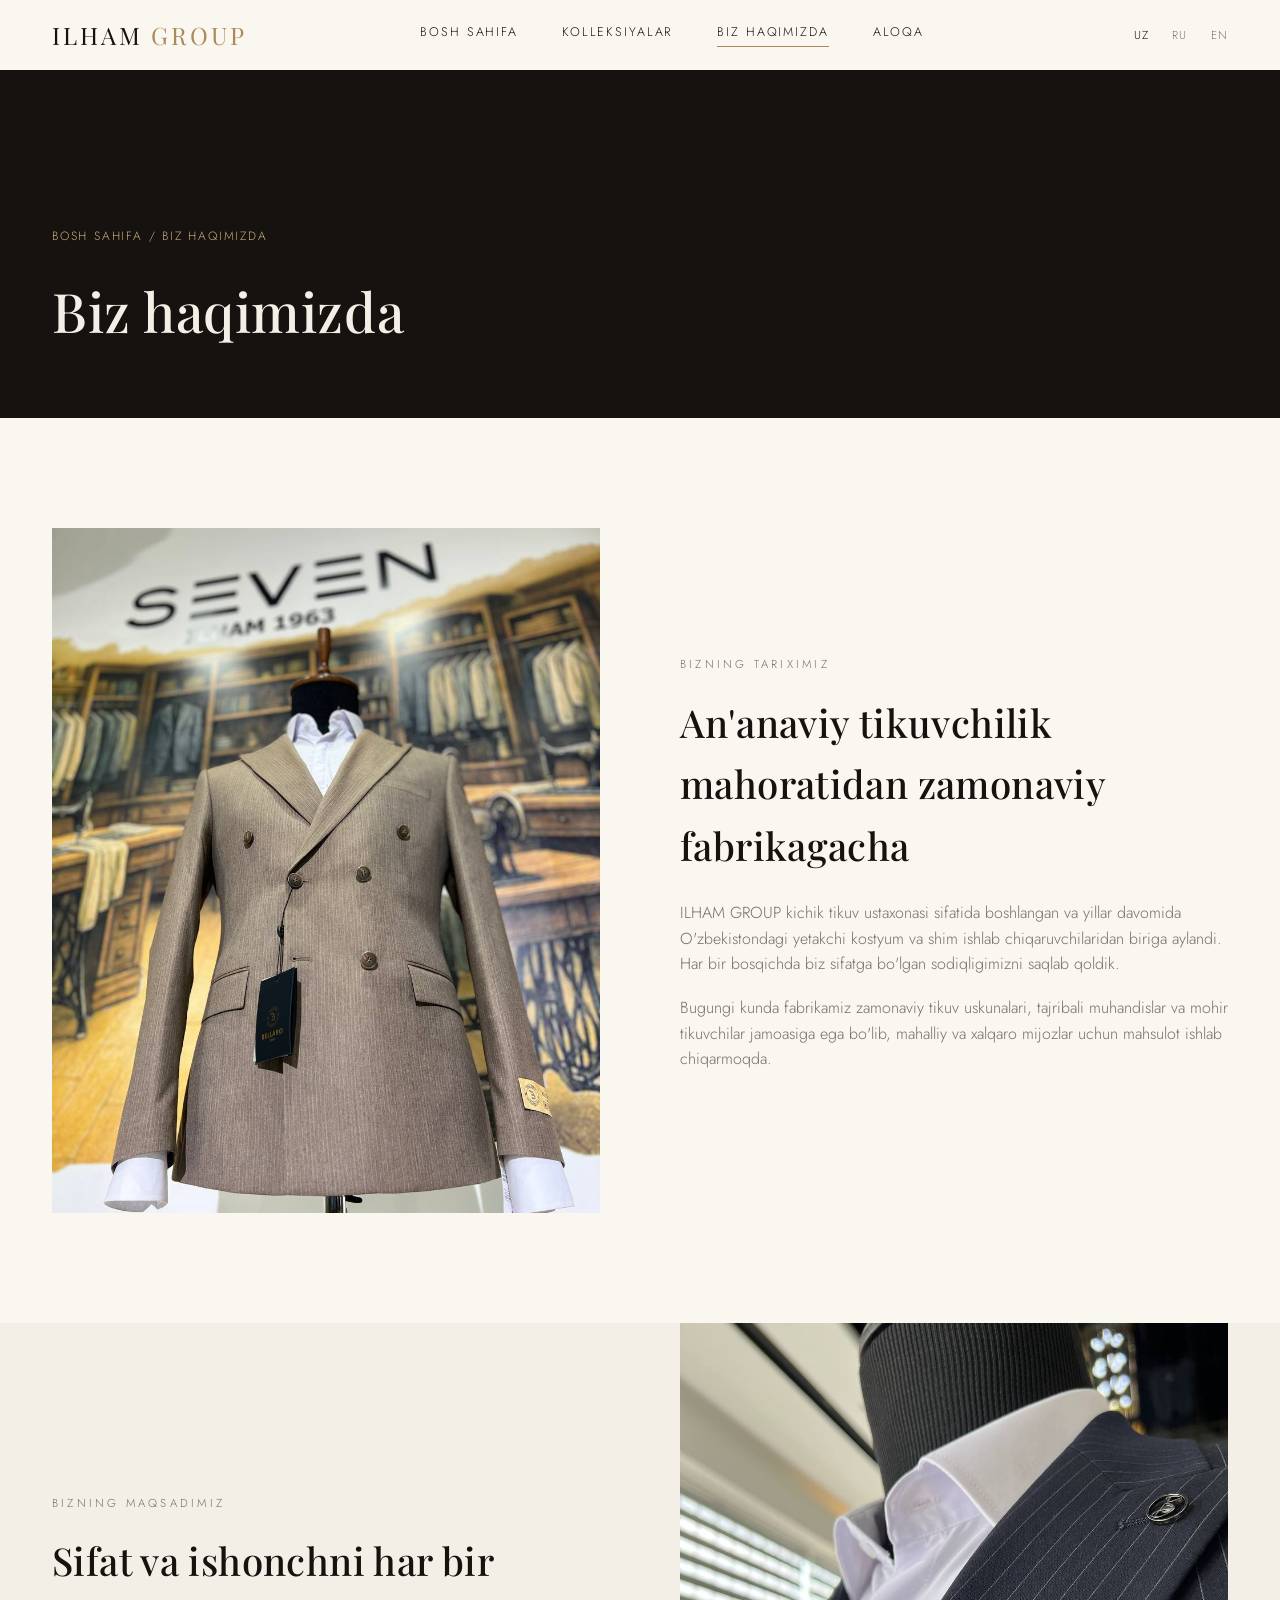
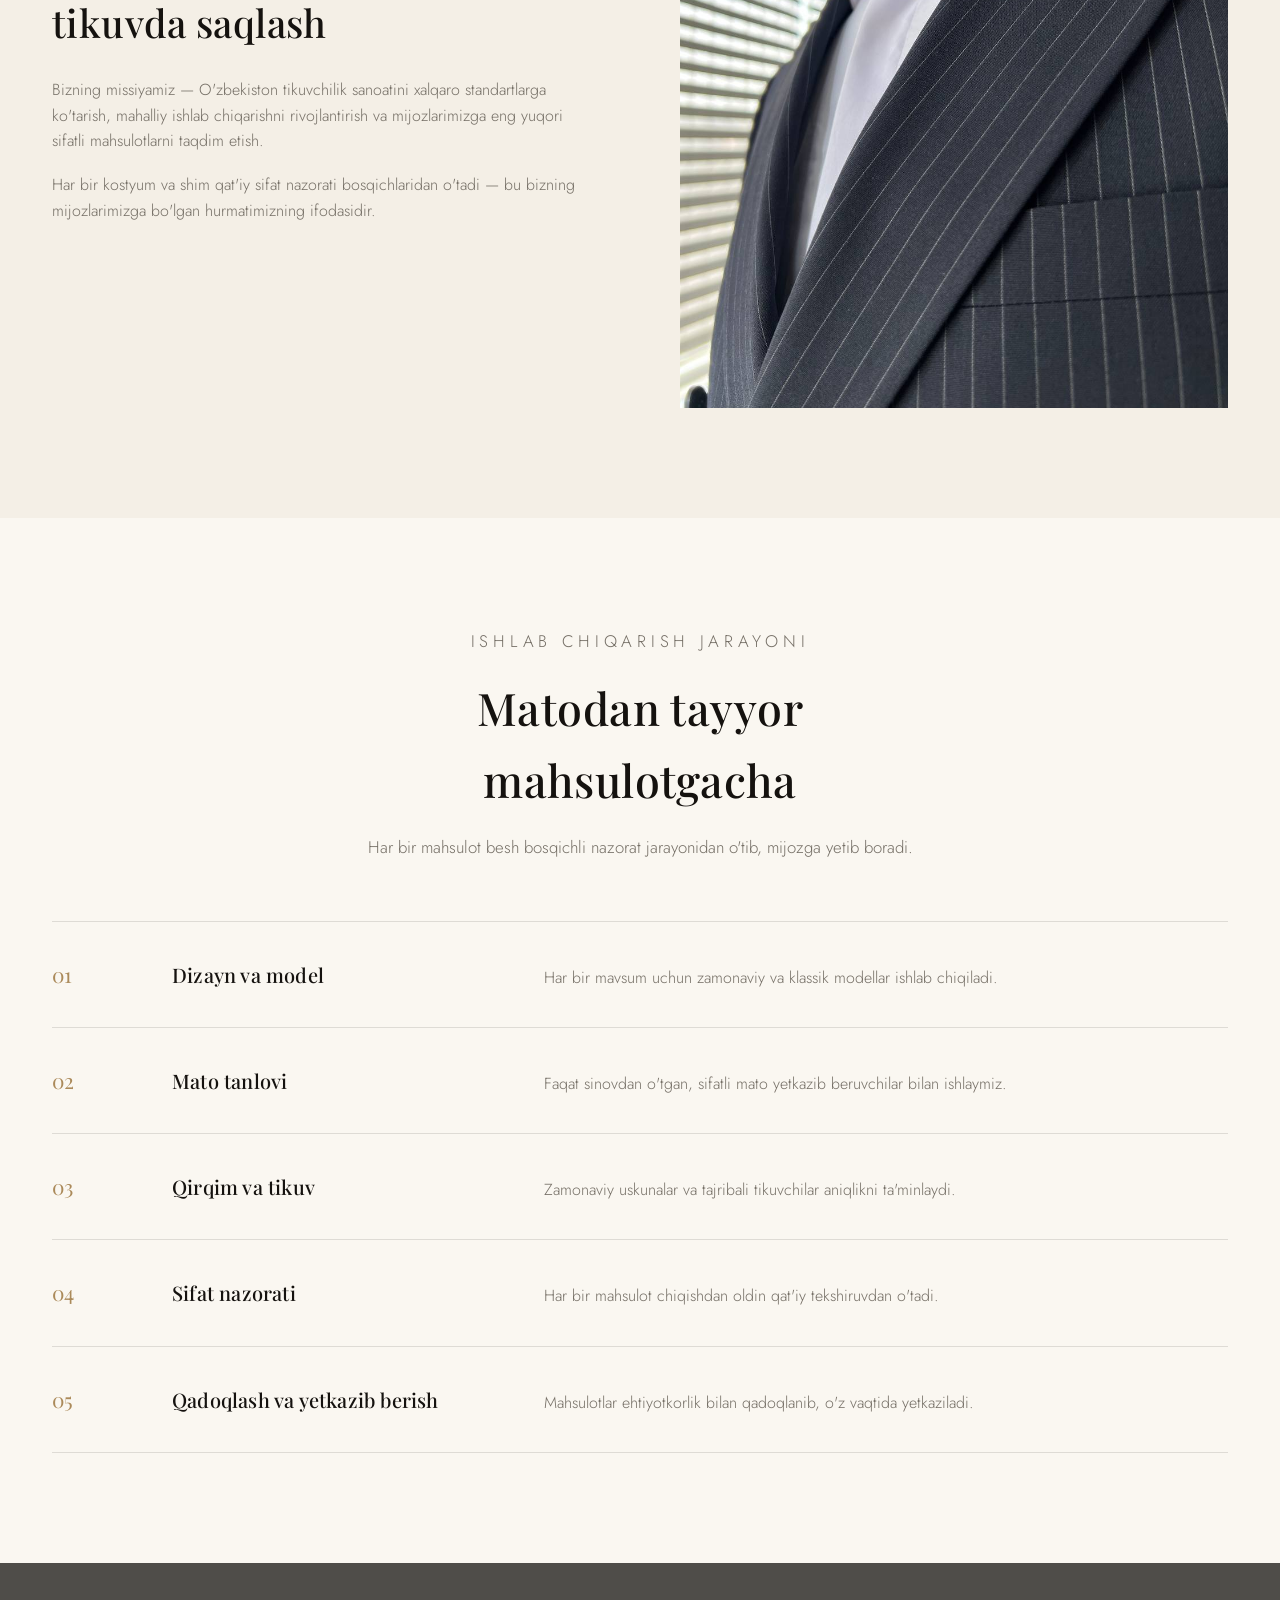
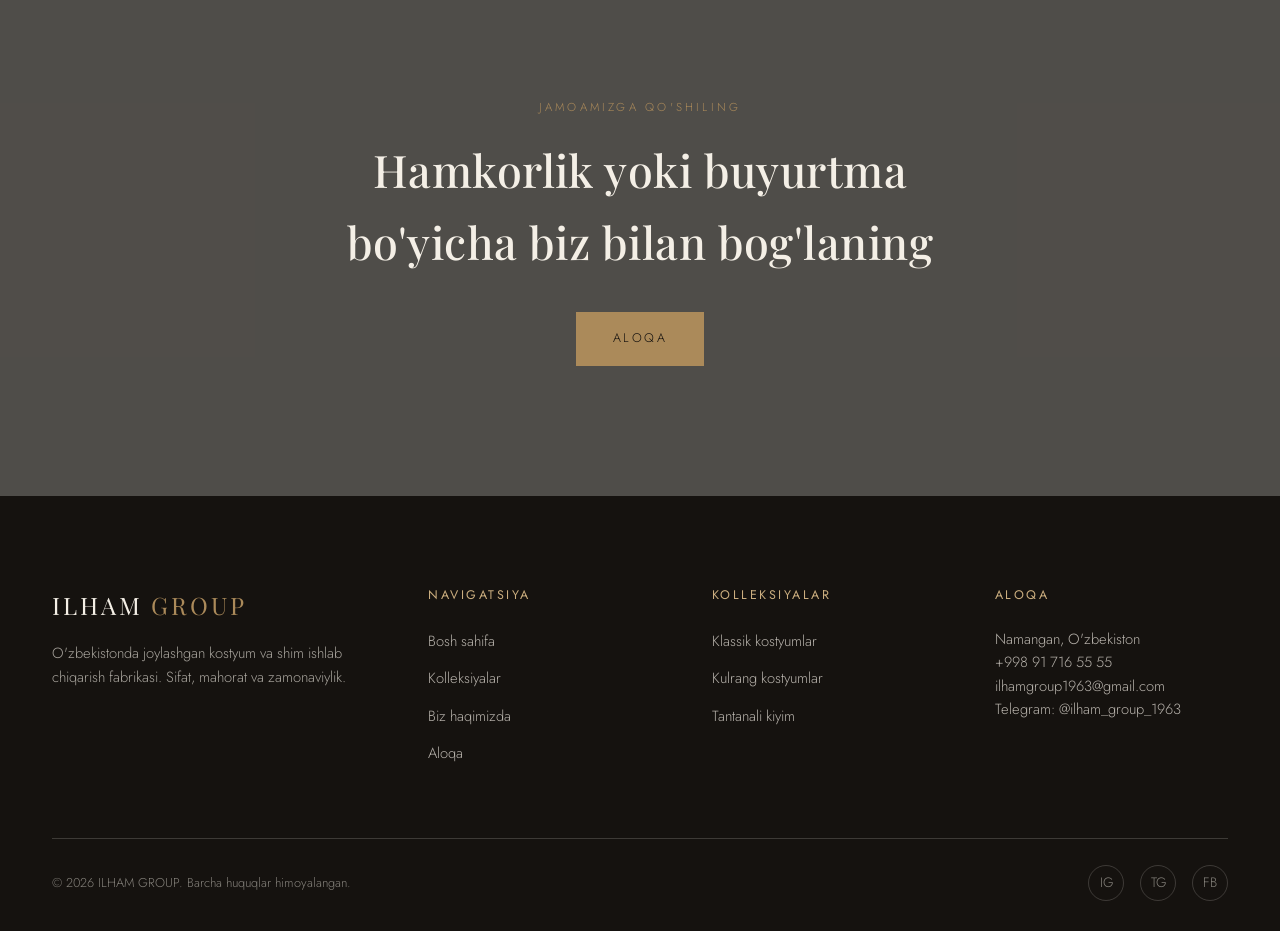
<file: about.html>
<!DOCTYPE html>
<html lang="uz">
<head>
<meta charset="UTF-8">
<meta name="viewport" content="width=device-width, initial-scale=1.0">
<title>Biz haqimizda — ILHAM GROUP Kostyum va Shim Fabrikasi</title>
<meta name="description" content="ILHAM GROUP fabrikasi tarixi, ishlab chiqarish jarayoni va sifat standartlari bilan tanishing. O'zbekistonda kostyum va shim ishlab chiqaruvchi ishonchli hamkor.">
<meta name="keywords" content="ILHAM GROUP tarixi, kostyum fabrikasi Namangan, tikuvchilik ishlab chiqarish jarayoni">
<link rel="canonical" href="https://ilham-group-1963.web.app/about.html">
<link rel="alternate" hreflang="uz" href="https://ilham-group-1963.web.app/about.html">
<link rel="alternate" hreflang="ru" href="https://ilham-group-1963.web.app/ru/about.html">
<link rel="alternate" hreflang="en" href="https://ilham-group-1963.web.app/en/about.html">
<link rel="alternate" hreflang="x-default" href="https://ilham-group-1963.web.app/about.html">
<link rel="icon" href="data:,">
<link rel="preconnect" href="https://fonts.googleapis.com">
<link rel="preconnect" href="https://fonts.gstatic.com" crossorigin>
<link href="https://fonts.googleapis.com/css2?family=Playfair+Display:wght@500;600&family=Jost:wght@300;400;500&display=swap" rel="stylesheet">
<link rel="stylesheet" href="css/style.css">
</head>
<body>
<div class="scroll-progress"></div>

<header class="site-header solid">
  <div class="container">
    <a href="index.html" class="logo">ILHAM <span>GROUP</span></a>
    <nav class="main-nav">
      <a href="index.html">Bosh sahifa</a>
      <a href="collections.html">Kolleksiyalar</a>
      <a href="about.html" class="active">Biz haqimizda</a>
      <a href="contact.html">Aloqa</a>
    </nav>
    <div class="lang-switch">
      <a href="about.html" class="active">UZ</a><span class="sep">/</span>
      <a href="ru/about.html">RU</a><span class="sep">/</span>
      <a href="en/about.html">EN</a>
    </div>
    <button class="nav-toggle" aria-label="Menyu">
      <span></span><span></span><span></span>
    </button>
  </div>
</header>

<nav class="mobile-nav">
  <a href="index.html">Bosh sahifa</a>
  <a href="collections.html">Kolleksiyalar</a>
  <a href="about.html">Biz haqimizda</a>
  <a href="contact.html">Aloqa</a>
  <div class="lang-switch">
    <a href="about.html" class="active">UZ</a><span class="sep">/</span>
    <a href="ru/about.html">RU</a><span class="sep">/</span>
    <a href="en/about.html">EN</a>
  </div>
</nav>

<section class="page-header">
  <div class="container">
    <p class="breadcrumb">Bosh sahifa / Biz haqimizda</p>
    <h1>Biz haqimizda</h1>
  </div>
</section>

<section class="section">
  <div class="container">
    <div class="split reveal">
      <div class="split-media bg-photo" style="background-image:url('/images/heritage-backdrop.jpg')"></div>
      <div>
        <p class="eyebrow">Bizning tariximiz</p>
        <h2>An'anaviy tikuvchilik mahoratidan zamonaviy fabrikagacha</h2>
        <p>ILHAM GROUP kichik tikuv ustaxonasi sifatida boshlangan va yillar davomida O'zbekistondagi yetakchi kostyum va shim ishlab chiqaruvchilaridan biriga aylandi. Har bir bosqichda biz sifatga bo'lgan sodiqligimizni saqlab qoldik.</p>
        <p>Bugungi kunda fabrikamiz zamonaviy tikuv uskunalari, tajribali muhandislar va mohir tikuvchilar jamoasiga ega bo'lib, mahalliy va xalqaro mijozlar uchun mahsulot ishlab chiqarmoqda.</p>
      </div>
    </div>
  </div>
</section>

<section class="section" style="background:var(--cream); padding-top:0;">
  <div class="container">
    <div class="split reverse reveal">
      <div class="split-media bg-photo" style="background-image:url('/images/lapel-detail.jpg')"></div>
      <div>
        <p class="eyebrow">Bizning maqsadimiz</p>
        <h2>Sifat va ishonchni har bir tikuvda saqlash</h2>
        <p>Bizning missiyamiz — O'zbekiston tikuvchilik sanoatini xalqaro standartlarga ko'tarish, mahalliy ishlab chiqarishni rivojlantirish va mijozlarimizga eng yuqori sifatli mahsulotlarni taqdim etish.</p>
        <p>Har bir kostyum va shim qat'iy sifat nazorati bosqichlaridan o'tadi — bu bizning mijozlarimizga bo'lgan hurmatimizning ifodasidir.</p>
      </div>
    </div>
  </div>
</section>

<section class="section">
  <div class="container">
    <div class="section-head reveal">
      <p class="eyebrow">Ishlab chiqarish jarayoni</p>
      <h2>Matodan tayyor mahsulotgacha</h2>
      <p>Har bir mahsulot besh bosqichli nazorat jarayonidan o'tib, mijozga yetib boradi.</p>
    </div>

    <div class="process-list">
      <div class="process-item reveal">
        <span class="step">01</span>
        <h3>Dizayn va model</h3>
        <p>Har bir mavsum uchun zamonaviy va klassik modellar ishlab chiqiladi.</p>
      </div>
      <div class="process-item reveal">
        <span class="step">02</span>
        <h3>Mato tanlovi</h3>
        <p>Faqat sinovdan o'tgan, sifatli mato yetkazib beruvchilar bilan ishlaymiz.</p>
      </div>
      <div class="process-item reveal">
        <span class="step">03</span>
        <h3>Qirqim va tikuv</h3>
        <p>Zamonaviy uskunalar va tajribali tikuvchilar aniqlikni ta'minlaydi.</p>
      </div>
      <div class="process-item reveal">
        <span class="step">04</span>
        <h3>Sifat nazorati</h3>
        <p>Har bir mahsulot chiqishdan oldin qat'iy tekshiruvdan o'tadi.</p>
      </div>
      <div class="process-item reveal">
        <span class="step">05</span>
        <h3>Qadoqlash va yetkazib berish</h3>
        <p>Mahsulotlar ehtiyotkorlik bilan qadoqlanib, o'z vaqtida yetkaziladi.</p>
      </div>
    </div>
  </div>
</section>

<section class="cta-banner bg-photo" style="background-image:url('/images/lapel-detail.jpg')">
  <div class="container reveal">
    <p class="eyebrow">Jamoamizga qo'shiling</p>
    <h2>Hamkorlik yoki buyurtma bo'yicha biz bilan bog'laning</h2>
    <a href="contact.html" class="btn btn-gold">Aloqa</a>
  </div>
</section>

<footer class="site-footer">
  <div class="container">
    <div class="footer-grid">
      <div>
        <a href="index.html" class="logo">ILHAM <span>GROUP</span></a>
        <p>O'zbekistonda joylashgan kostyum va shim ishlab chiqarish fabrikasi. Sifat, mahorat va zamonaviylik.</p>
      </div>
      <div class="footer-col">
        <h4>Navigatsiya</h4>
        <ul>
          <li><a href="index.html">Bosh sahifa</a></li>
          <li><a href="collections.html">Kolleksiyalar</a></li>
          <li><a href="about.html">Biz haqimizda</a></li>
          <li><a href="contact.html">Aloqa</a></li>
        </ul>
      </div>
      <div class="footer-col">
        <h4>Kolleksiyalar</h4>
        <ul>
          <li><a href="collections.html">Klassik kostyumlar</a></li>
          <li><a href="collections.html">Kulrang kostyumlar</a></li>
          <li><a href="collections.html">Tantanali kiyim</a></li>
        </ul>
      </div>
      <div class="footer-col">
        <h4>Aloqa</h4>
        <p>Namangan, O'zbekiston</p>
        <p><a href="tel:+998917165555">+998 91 716 55 55</a></p>
        <p><a href="mailto:ilhamgroup1963@gmail.com">ilhamgroup1963@gmail.com</a></p>
        <p><a href="https://t.me/ilham_group_1963" target="_blank" rel="noopener">Telegram: @ilham_group_1963</a></p>
      </div>
    </div>
    <div class="footer-bottom">
      <span>&copy; <span id="year"></span> ILHAM GROUP. Barcha huquqlar himoyalangan.</span>
      <div class="social-row">
        <a href="#" aria-label="Instagram">IG</a>
        <a href="https://t.me/ilham_group_1963" aria-label="Telegram" target="_blank" rel="noopener">TG</a>
        <a href="#" aria-label="Facebook">FB</a>
      </div>
    </div>
  </div>
</footer>

<script src="js/main.js?v=2"></script>
</body>
</html>
</file>
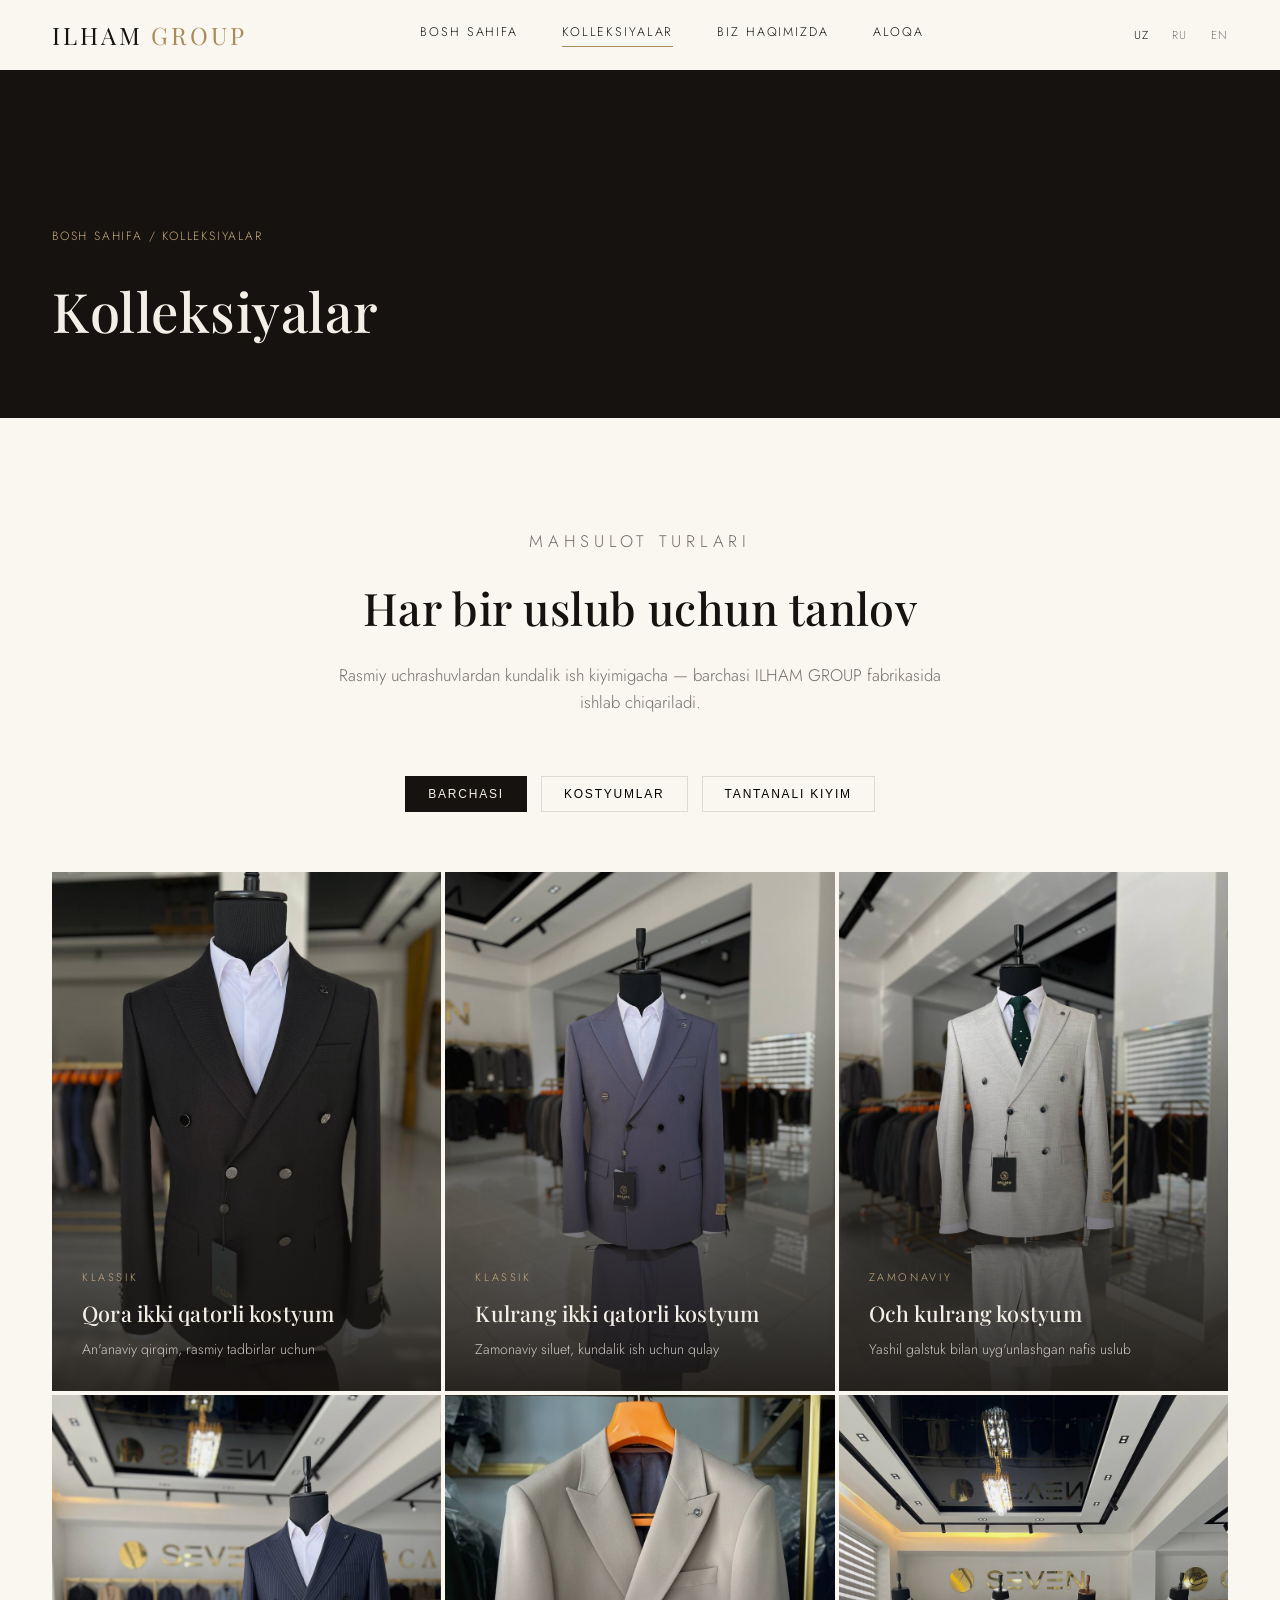
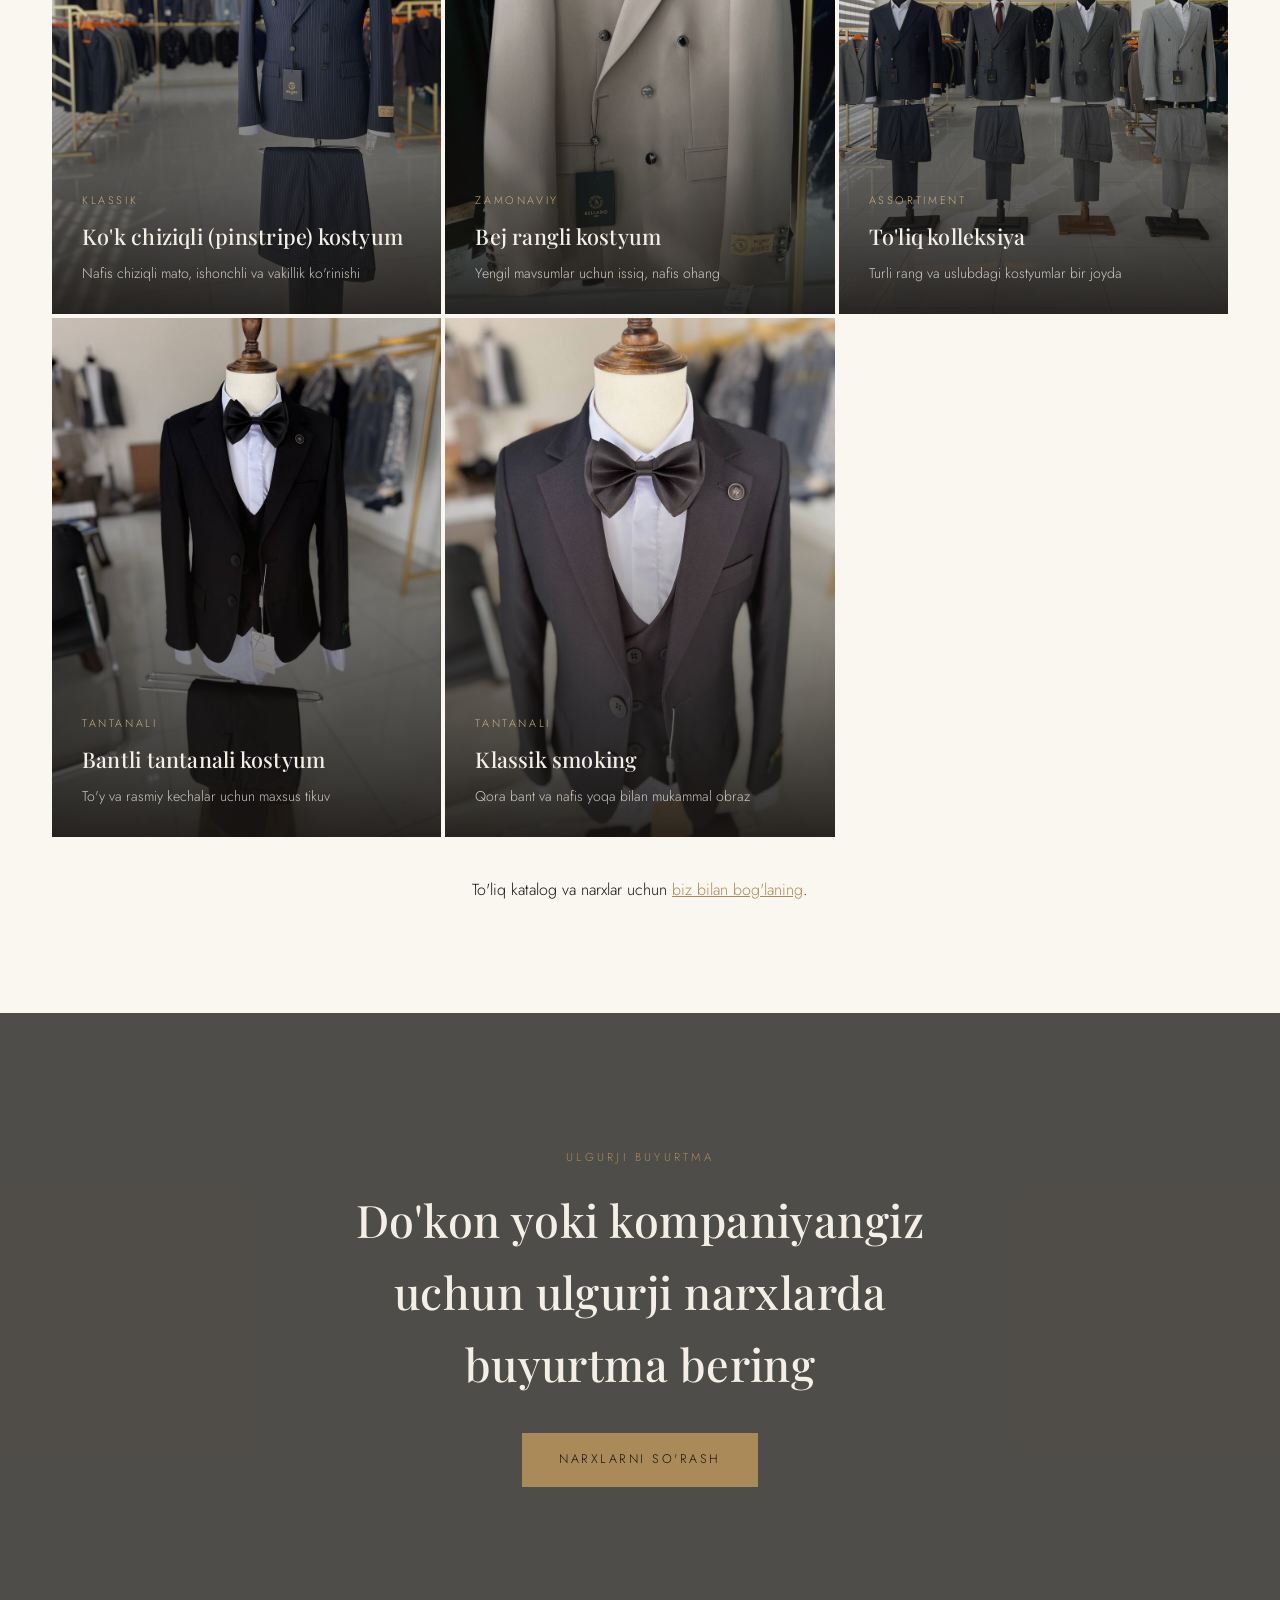
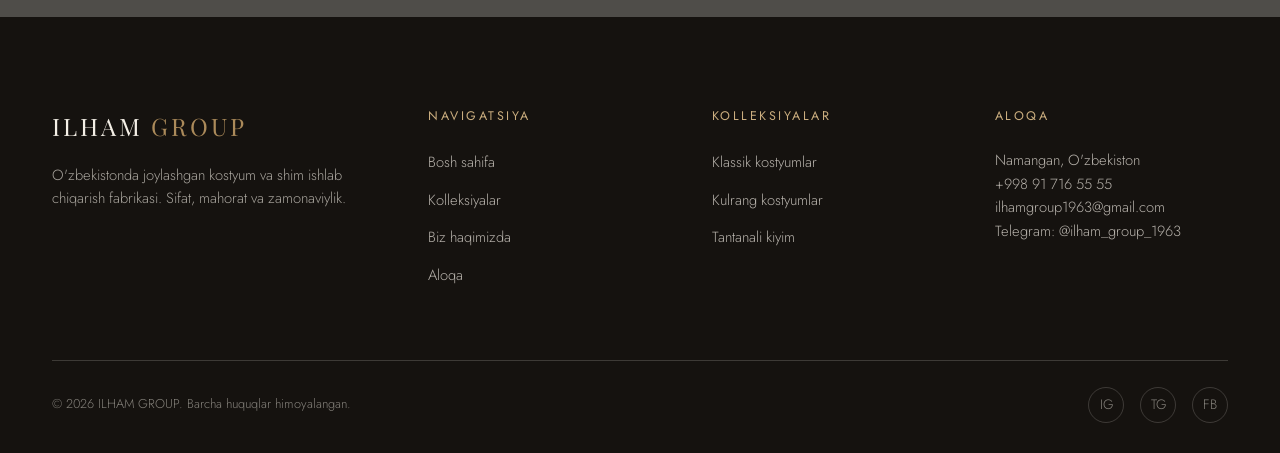
<file: collections.html>
<!DOCTYPE html>
<html lang="uz">
<head>
<meta charset="UTF-8">
<meta name="viewport" content="width=device-width, initial-scale=1.0">
<title>Kolleksiyalar — Kostyum va Shim | ILHAM GROUP</title>
<meta name="description" content="ILHAM GROUP kolleksiyalari: klassik va slim fit kostyumlar, rasmiy hamda kundalik shimlar, individual tikuv xizmati. O'zbekistonda ishlab chiqarilgan.">
<meta name="keywords" content="kostyum kolleksiyasi, shim modellari Namangan, erkaklar kostyumi O'zbekiston, rasmiy kiyim fabrikasi">
<link rel="canonical" href="https://ilham-group-1963.web.app/collections.html">
<link rel="alternate" hreflang="uz" href="https://ilham-group-1963.web.app/collections.html">
<link rel="alternate" hreflang="ru" href="https://ilham-group-1963.web.app/ru/collections.html">
<link rel="alternate" hreflang="en" href="https://ilham-group-1963.web.app/en/collections.html">
<link rel="alternate" hreflang="x-default" href="https://ilham-group-1963.web.app/collections.html">
<link rel="icon" href="data:,">
<link rel="preconnect" href="https://fonts.googleapis.com">
<link rel="preconnect" href="https://fonts.gstatic.com" crossorigin>
<link href="https://fonts.googleapis.com/css2?family=Playfair+Display:wght@500;600&family=Jost:wght@300;400;500&display=swap" rel="stylesheet">
<link rel="stylesheet" href="css/style.css">
</head>
<body>
<div class="scroll-progress"></div>

<header class="site-header solid">
  <div class="container">
    <a href="index.html" class="logo">ILHAM <span>GROUP</span></a>
    <nav class="main-nav">
      <a href="index.html">Bosh sahifa</a>
      <a href="collections.html" class="active">Kolleksiyalar</a>
      <a href="about.html">Biz haqimizda</a>
      <a href="contact.html">Aloqa</a>
    </nav>
    <div class="lang-switch">
      <a href="collections.html" class="active">UZ</a><span class="sep">/</span>
      <a href="ru/collections.html">RU</a><span class="sep">/</span>
      <a href="en/collections.html">EN</a>
    </div>
    <button class="nav-toggle" aria-label="Menyu">
      <span></span><span></span><span></span>
    </button>
  </div>
</header>

<nav class="mobile-nav">
  <a href="index.html">Bosh sahifa</a>
  <a href="collections.html">Kolleksiyalar</a>
  <a href="about.html">Biz haqimizda</a>
  <a href="contact.html">Aloqa</a>
  <div class="lang-switch">
    <a href="index.html" class="active">UZ</a><span class="sep">/</span>
    <a href="ru/collections.html">RU</a><span class="sep">/</span>
    <a href="en/collections.html">EN</a>
  </div>
</nav>

<section class="page-header">
  <div class="container">
    <p class="breadcrumb">Bosh sahifa / Kolleksiyalar</p>
    <h1>Kolleksiyalar</h1>
  </div>
</section>

<section class="section">
  <div class="container">
    <div class="section-head reveal">
      <p class="eyebrow">Mahsulot turlari</p>
      <h2>Har bir uslub uchun tanlov</h2>
      <p>Rasmiy uchrashuvlardan kundalik ish kiyimigacha — barchasi ILHAM GROUP fabrikasida ishlab chiqariladi.</p>
    </div>

    <div class="filter-row reveal">
      <button class="filter-btn active" data-filter="all">Barchasi</button>
      <button class="filter-btn" data-filter="kostyum">Kostyumlar</button>
      <button class="filter-btn" data-filter="tantanali">Tantanali kiyim</button>
    </div>

    <div class="grid">
      <a class="card reveal" href="contact.html" data-category="kostyum">
        <div class="card-img" style="background-image:url('/images/suit-black-db.jpg')"></div>
        <div class="card-body">
          <span class="tag">Klassik</span>
          <h3>Qora ikki qatorli kostyum</h3>
          <p>An'anaviy qirqim, rasmiy tadbirlar uchun</p>
        </div>
      </a>
      <a class="card reveal" href="contact.html" data-category="kostyum">
        <div class="card-img" style="background-image:url('/images/suit-grey-db.jpg')"></div>
        <div class="card-body">
          <span class="tag">Klassik</span>
          <h3>Kulrang ikki qatorli kostyum</h3>
          <p>Zamonaviy siluet, kundalik ish uchun qulay</p>
        </div>
      </a>
      <a class="card reveal" href="contact.html" data-category="kostyum">
        <div class="card-img" style="background-image:url('/images/suit-lightgrey-db.jpg')"></div>
        <div class="card-body">
          <span class="tag">Zamonaviy</span>
          <h3>Och kulrang kostyum</h3>
          <p>Yashil galstuk bilan uyg'unlashgan nafis uslub</p>
        </div>
      </a>
      <a class="card reveal" href="contact.html" data-category="kostyum">
        <div class="card-img" style="background-image:url('/images/hero-pinstripe-suit.jpg')"></div>
        <div class="card-body">
          <span class="tag">Klassik</span>
          <h3>Ko'k chiziqli (pinstripe) kostyum</h3>
          <p>Nafis chiziqli mato, ishonchli va vakillik ko'rinishi</p>
        </div>
      </a>
      <a class="card reveal" href="contact.html" data-category="kostyum">
        <div class="card-img" style="background-image:url('/images/suit-beige-db.jpg')"></div>
        <div class="card-body">
          <span class="tag">Zamonaviy</span>
          <h3>Bej rangli kostyum</h3>
          <p>Yengil mavsumlar uchun issiq, nafis ohang</p>
        </div>
      </a>
      <a class="card reveal" href="contact.html" data-category="kostyum">
        <div class="card-img" style="background-image:url('/images/showroom-lineup.jpg')"></div>
        <div class="card-body">
          <span class="tag">Assortiment</span>
          <h3>To'liq kolleksiya</h3>
          <p>Turli rang va uslubdagi kostyumlar bir joyda</p>
        </div>
      </a>
      <a class="card reveal" href="contact.html" data-category="tantanali">
        <div class="card-img" style="background-image:url('/images/tuxedo-bowtie-1.jpg')"></div>
        <div class="card-body">
          <span class="tag">Tantanali</span>
          <h3>Bantli tantanali kostyum</h3>
          <p>To'y va rasmiy kechalar uchun maxsus tikuv</p>
        </div>
      </a>
      <a class="card reveal" href="contact.html" data-category="tantanali">
        <div class="card-img" style="background-image:url('/images/tuxedo-bowtie-2.jpg')"></div>
        <div class="card-body">
          <span class="tag">Tantanali</span>
          <h3>Klassik smoking</h3>
          <p>Qora bant va nafis yoqa bilan mukammal obraz</p>
        </div>
      </a>
    </div>

    <p class="card-link reveal">To'liq katalog va narxlar uchun <a href="contact.html" style="color:var(--gold); text-decoration:underline;">biz bilan bog'laning</a>.</p>
  </div>
</section>

<section class="cta-banner bg-photo" style="background-image:url('/images/lapel-detail.jpg')">
  <div class="container reveal">
    <p class="eyebrow">Ulgurji buyurtma</p>
    <h2>Do'kon yoki kompaniyangiz uchun ulgurji narxlarda buyurtma bering</h2>
    <a href="contact.html" class="btn btn-gold">Narxlarni so'rash</a>
  </div>
</section>

<footer class="site-footer">
  <div class="container">
    <div class="footer-grid">
      <div>
        <a href="index.html" class="logo">ILHAM <span>GROUP</span></a>
        <p>O'zbekistonda joylashgan kostyum va shim ishlab chiqarish fabrikasi. Sifat, mahorat va zamonaviylik.</p>
      </div>
      <div class="footer-col">
        <h4>Navigatsiya</h4>
        <ul>
          <li><a href="index.html">Bosh sahifa</a></li>
          <li><a href="collections.html">Kolleksiyalar</a></li>
          <li><a href="about.html">Biz haqimizda</a></li>
          <li><a href="contact.html">Aloqa</a></li>
        </ul>
      </div>
      <div class="footer-col">
        <h4>Kolleksiyalar</h4>
        <ul>
          <li><a href="collections.html">Klassik kostyumlar</a></li>
          <li><a href="collections.html">Kulrang kostyumlar</a></li>
          <li><a href="collections.html">Tantanali kiyim</a></li>
        </ul>
      </div>
      <div class="footer-col">
        <h4>Aloqa</h4>
        <p>Namangan, O'zbekiston</p>
        <p><a href="tel:+998917165555">+998 91 716 55 55</a></p>
        <p><a href="mailto:ilhamgroup1963@gmail.com">ilhamgroup1963@gmail.com</a></p>
        <p><a href="https://t.me/ilham_group_1963" target="_blank" rel="noopener">Telegram: @ilham_group_1963</a></p>
      </div>
    </div>
    <div class="footer-bottom">
      <span>&copy; <span id="year"></span> ILHAM GROUP. Barcha huquqlar himoyalangan.</span>
      <div class="social-row">
        <a href="#" aria-label="Instagram">IG</a>
        <a href="https://t.me/ilham_group_1963" aria-label="Telegram" target="_blank" rel="noopener">TG</a>
        <a href="#" aria-label="Facebook">FB</a>
      </div>
    </div>
  </div>
</footer>

<script src="js/main.js?v=2"></script>
</body>
</html>
</file>
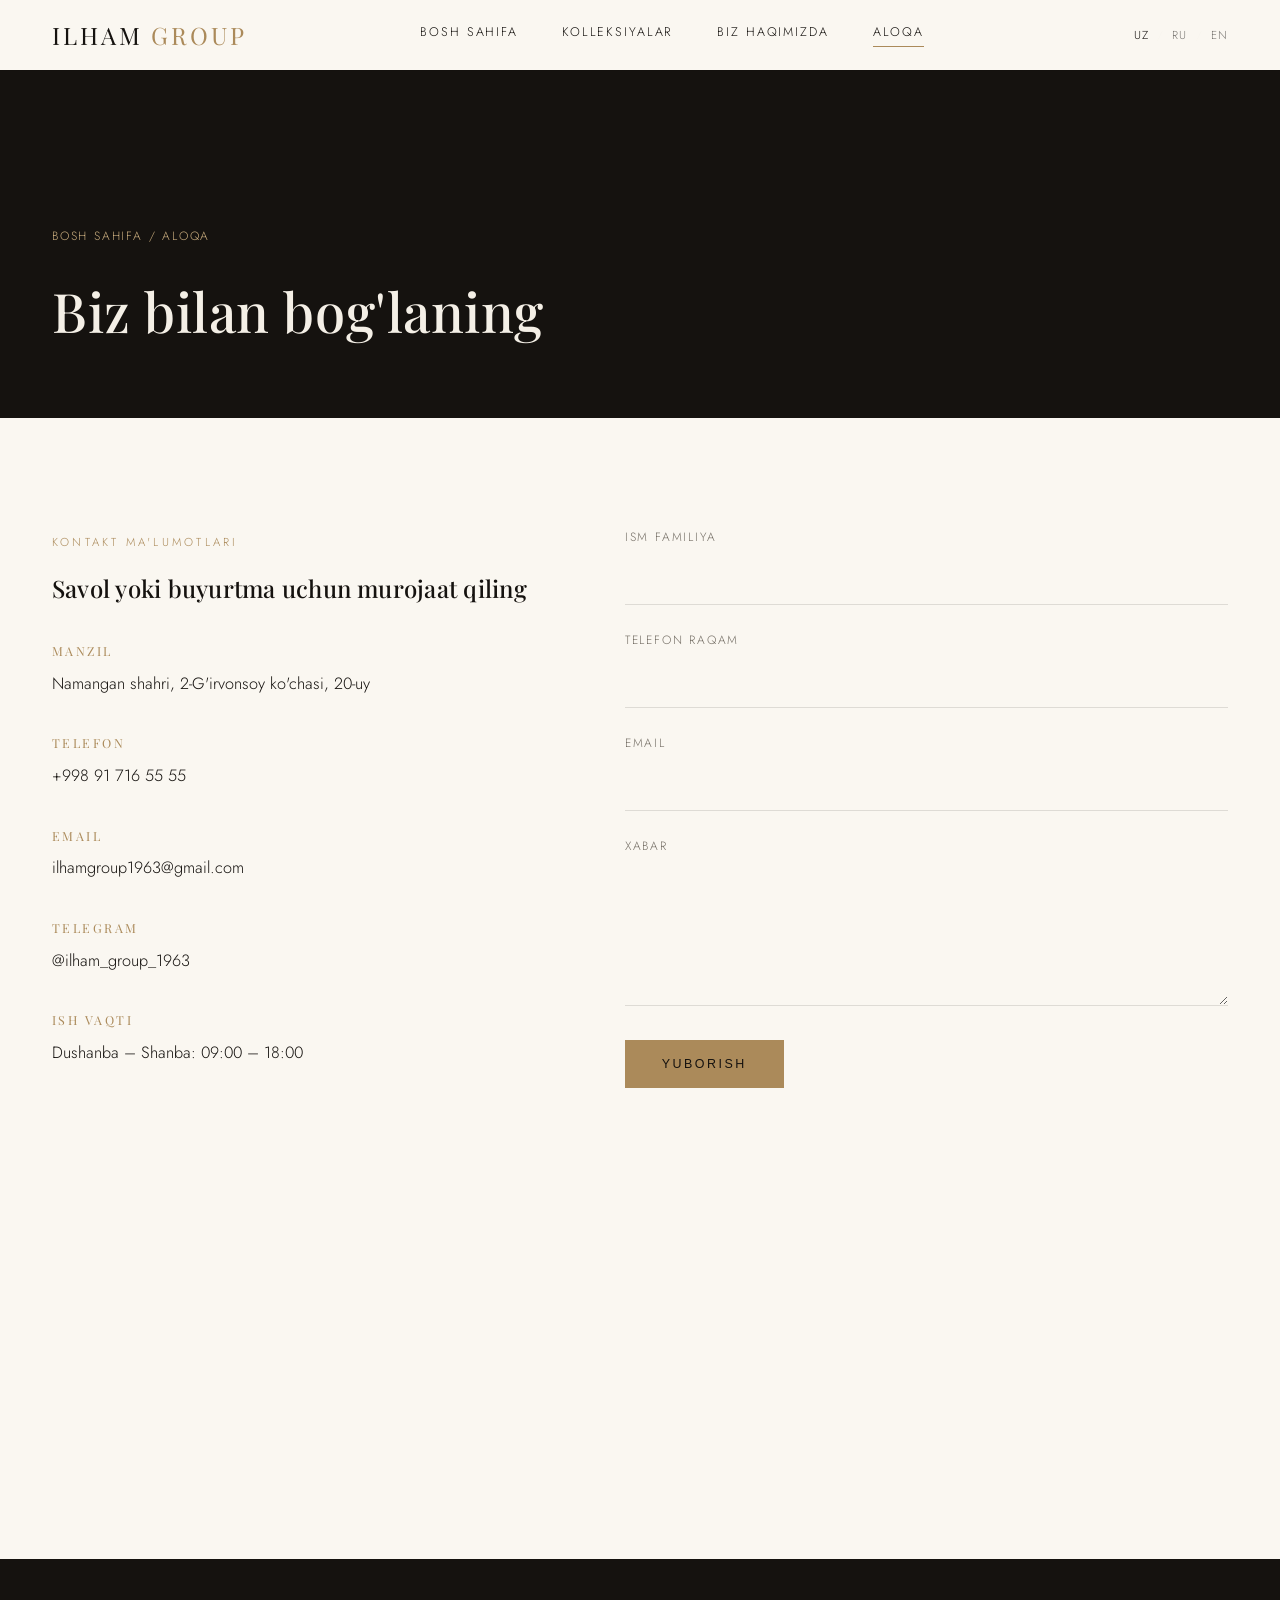
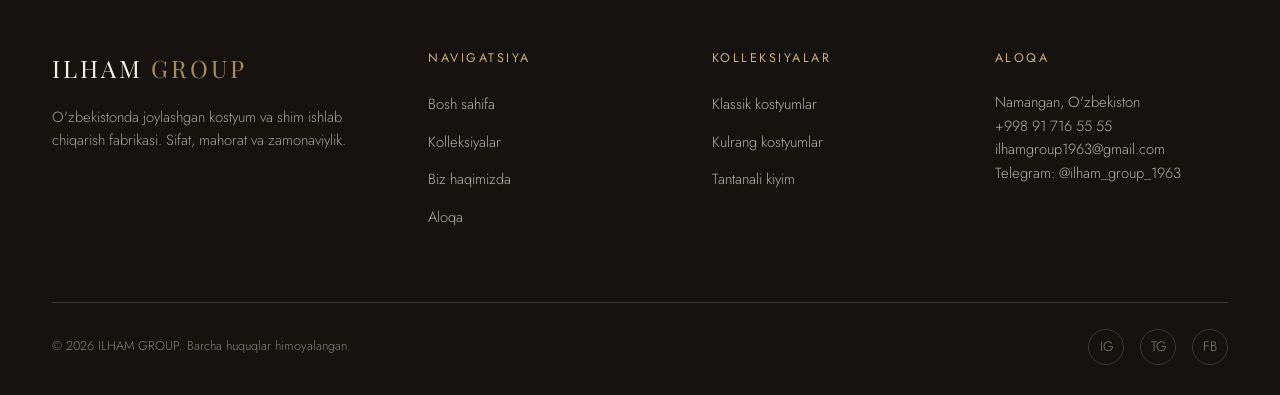
<file: contact.html>
<!DOCTYPE html>
<html lang="uz">
<head>
<meta charset="UTF-8">
<meta name="viewport" content="width=device-width, initial-scale=1.0">
<title>Aloqa — ILHAM GROUP Kostyum va Shim Fabrikasi</title>
<meta name="description" content="ILHAM GROUP bilan bog'laning: manzil, telefon, email va buyurtma so'rovi. Namangan, O'zbekistondagi kostyum va shim ishlab chiqarish fabrikasi.">
<meta name="keywords" content="ILHAM GROUP aloqa, kostyum shim Namangan, kostyum fabrikasi telefon, shim buyurtma O'zbekiston">
<link rel="canonical" href="https://ilham-group-1963.web.app/contact.html">
<link rel="alternate" hreflang="uz" href="https://ilham-group-1963.web.app/contact.html">
<link rel="alternate" hreflang="ru" href="https://ilham-group-1963.web.app/ru/contact.html">
<link rel="alternate" hreflang="en" href="https://ilham-group-1963.web.app/en/contact.html">
<link rel="alternate" hreflang="x-default" href="https://ilham-group-1963.web.app/contact.html">
<link rel="icon" href="data:,">
<link rel="preconnect" href="https://fonts.googleapis.com">
<link rel="preconnect" href="https://fonts.gstatic.com" crossorigin>
<link href="https://fonts.googleapis.com/css2?family=Playfair+Display:wght@500;600&family=Jost:wght@300;400;500&display=swap" rel="stylesheet">
<link rel="stylesheet" href="css/style.css">
</head>
<body>
<div class="scroll-progress"></div>

<header class="site-header solid">
  <div class="container">
    <a href="index.html" class="logo">ILHAM <span>GROUP</span></a>
    <nav class="main-nav">
      <a href="index.html">Bosh sahifa</a>
      <a href="collections.html">Kolleksiyalar</a>
      <a href="about.html">Biz haqimizda</a>
      <a href="contact.html" class="active">Aloqa</a>
    </nav>
    <div class="lang-switch">
      <a href="contact.html" class="active">UZ</a><span class="sep">/</span>
      <a href="ru/contact.html">RU</a><span class="sep">/</span>
      <a href="en/contact.html">EN</a>
    </div>
    <button class="nav-toggle" aria-label="Menyu">
      <span></span><span></span><span></span>
    </button>
  </div>
</header>

<nav class="mobile-nav">
  <a href="index.html">Bosh sahifa</a>
  <a href="collections.html">Kolleksiyalar</a>
  <a href="about.html">Biz haqimizda</a>
  <a href="contact.html">Aloqa</a>
  <div class="lang-switch">
    <a href="contact.html" class="active">UZ</a><span class="sep">/</span>
    <a href="ru/contact.html">RU</a><span class="sep">/</span>
    <a href="en/contact.html">EN</a>
  </div>
</nav>

<section class="page-header">
  <div class="container">
    <p class="breadcrumb">Bosh sahifa / Aloqa</p>
    <h1>Biz bilan bog'laning</h1>
  </div>
</section>

<section class="section">
  <div class="container">
    <div class="contact-wrap">
      <div class="reveal">
        <p class="eyebrow">Kontakt ma'lumotlari</p>
        <h2 style="margin-bottom:34px;">Savol yoki buyurtma uchun murojaat qiling</h2>

        <div class="info-block">
          <h4>Manzil</h4>
          <p>Namangan shahri, 2-G'irvonsoy ko'chasi, 20-uy</p>
        </div>
        <div class="info-block">
          <h4>Telefon</h4>
          <p><a href="tel:+998917165555">+998 91 716 55 55</a></p>
        </div>
        <div class="info-block">
          <h4>Email</h4>
          <p><a href="mailto:ilhamgroup1963@gmail.com">ilhamgroup1963@gmail.com</a></p>
        </div>
        <div class="info-block">
          <h4>Telegram</h4>
          <p><a href="https://t.me/ilham_group_1963" target="_blank" rel="noopener">@ilham_group_1963</a></p>
        </div>
        <div class="info-block">
          <h4>Ish vaqti</h4>
          <p>Dushanba – Shanba: 09:00 – 18:00</p>
        </div>

        <iframe class="map-frame reveal" loading="lazy"
          src="https://www.google.com/maps?q=40.993923,71.638012&z=17&output=embed"
          title="ILHAM GROUP manzili"></iframe>
      </div>

      <div class="reveal">
        <form id="contact-form">
          <input type="hidden" name="access_key" value="416812db-4f57-4637-a487-c9f2690b84f2">
          <input type="hidden" name="subject" value="ILHAM GROUP sayti — yangi xabar">
          <input type="checkbox" name="botcheck" style="display:none" tabindex="-1" autocomplete="off">
          <div class="form-group">
            <label for="name">Ism familiya</label>
            <input type="text" id="name" name="name" required>
          </div>
          <div class="form-group">
            <label for="phone">Telefon raqam</label>
            <input type="tel" id="phone" name="phone" required>
          </div>
          <div class="form-group">
            <label for="email">Email</label>
            <input type="email" id="email" name="email">
          </div>
          <div class="form-group">
            <label for="message">Xabar</label>
            <textarea id="message" name="message" rows="5" required></textarea>
          </div>
          <button type="submit" class="btn btn-gold">Yuborish</button>
          <p class="form-note" id="form-status"
            data-sending="Yuborilmoqda..."
            data-success="Rahmat! Xabaringiz qabul qilindi. Tez orada siz bilan bog'lanamiz."
            data-error="Xatolik yuz berdi. Iltimos, keyinroq qayta urinib ko'ring yoki to'g'ridan-to'g'ri qo'ng'iroq qiling."></p>
        </form>
      </div>
    </div>
  </div>
</section>

<footer class="site-footer">
  <div class="container">
    <div class="footer-grid">
      <div>
        <a href="index.html" class="logo">ILHAM <span>GROUP</span></a>
        <p>O'zbekistonda joylashgan kostyum va shim ishlab chiqarish fabrikasi. Sifat, mahorat va zamonaviylik.</p>
      </div>
      <div class="footer-col">
        <h4>Navigatsiya</h4>
        <ul>
          <li><a href="index.html">Bosh sahifa</a></li>
          <li><a href="collections.html">Kolleksiyalar</a></li>
          <li><a href="about.html">Biz haqimizda</a></li>
          <li><a href="contact.html">Aloqa</a></li>
        </ul>
      </div>
      <div class="footer-col">
        <h4>Kolleksiyalar</h4>
        <ul>
          <li><a href="collections.html">Klassik kostyumlar</a></li>
          <li><a href="collections.html">Kulrang kostyumlar</a></li>
          <li><a href="collections.html">Tantanali kiyim</a></li>
        </ul>
      </div>
      <div class="footer-col">
        <h4>Aloqa</h4>
        <p>Namangan, O'zbekiston</p>
        <p><a href="tel:+998917165555">+998 91 716 55 55</a></p>
        <p><a href="mailto:ilhamgroup1963@gmail.com">ilhamgroup1963@gmail.com</a></p>
        <p><a href="https://t.me/ilham_group_1963" target="_blank" rel="noopener">Telegram: @ilham_group_1963</a></p>
      </div>
    </div>
    <div class="footer-bottom">
      <span>&copy; <span id="year"></span> ILHAM GROUP. Barcha huquqlar himoyalangan.</span>
      <div class="social-row">
        <a href="#" aria-label="Instagram">IG</a>
        <a href="https://t.me/ilham_group_1963" aria-label="Telegram" target="_blank" rel="noopener">TG</a>
        <a href="#" aria-label="Facebook">FB</a>
      </div>
    </div>
  </div>
</footer>

<script src="js/main.js?v=2"></script>
</body>
</html>
</file>
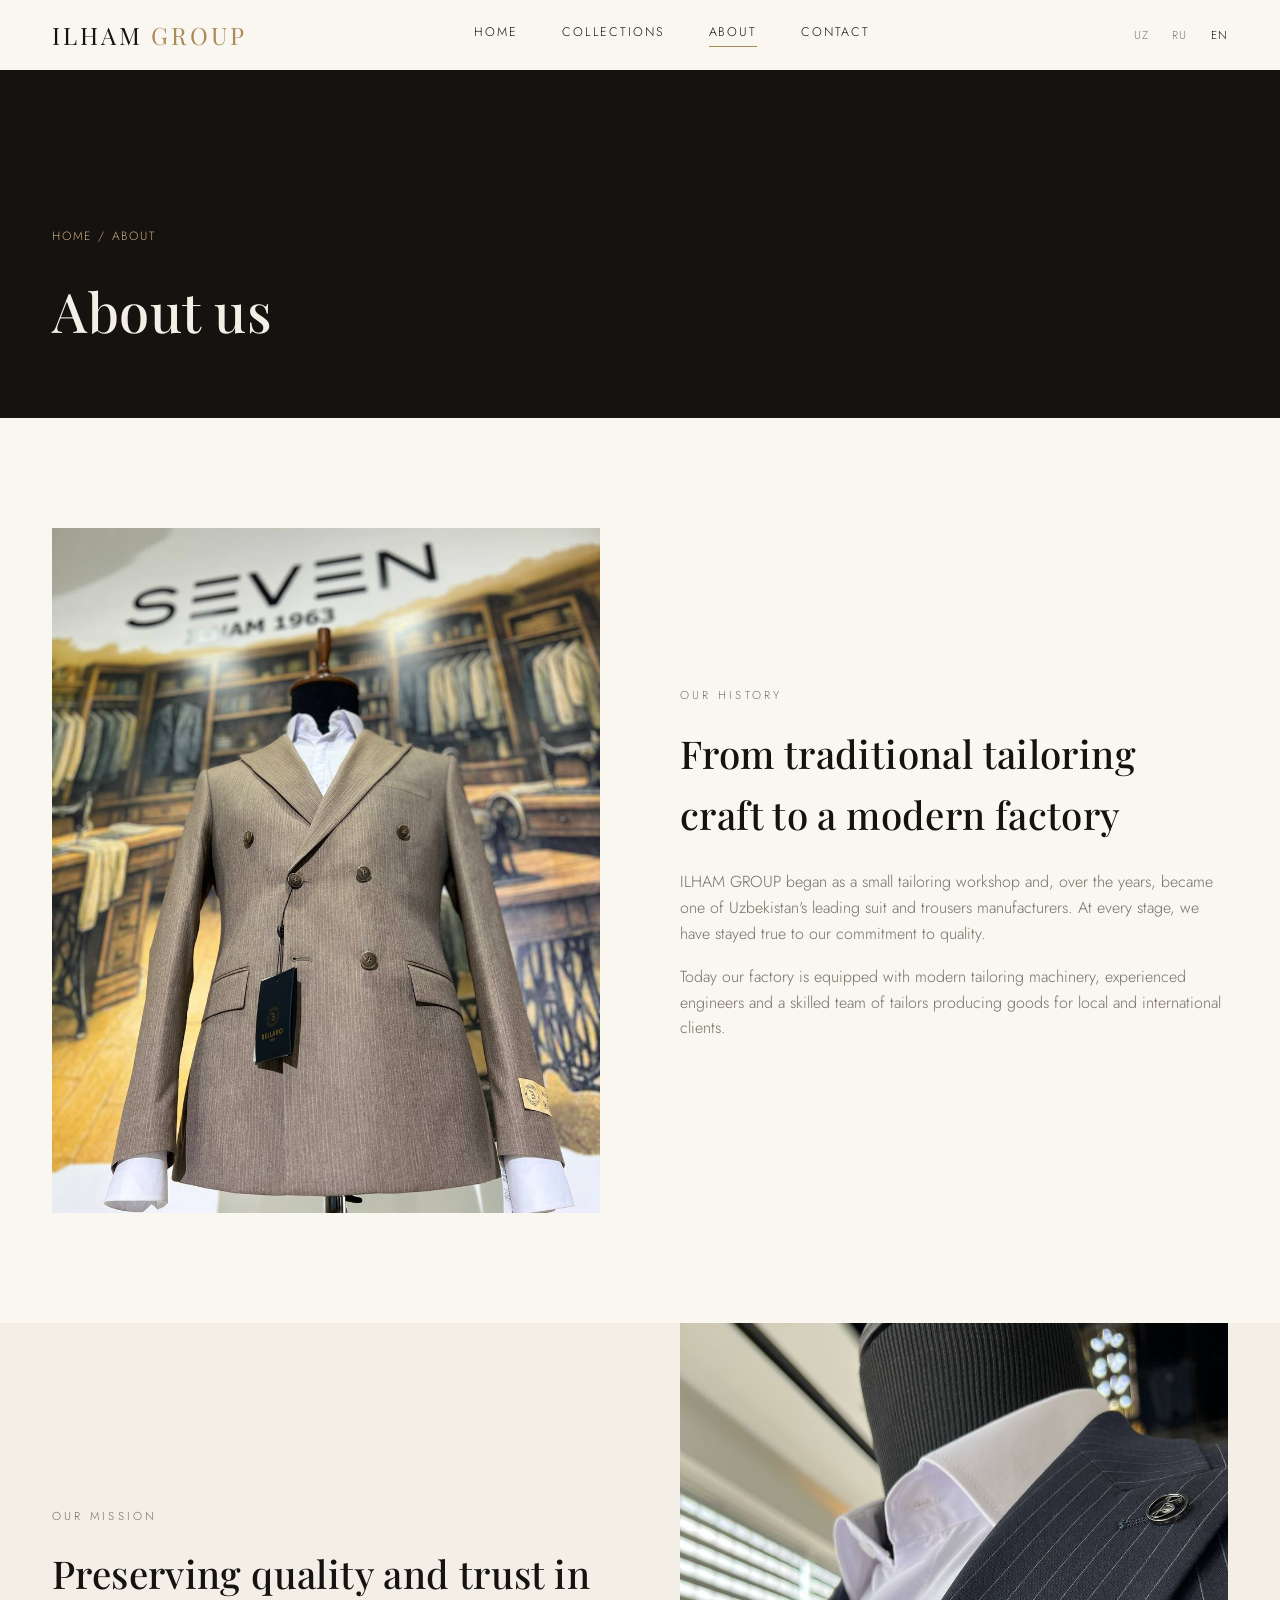
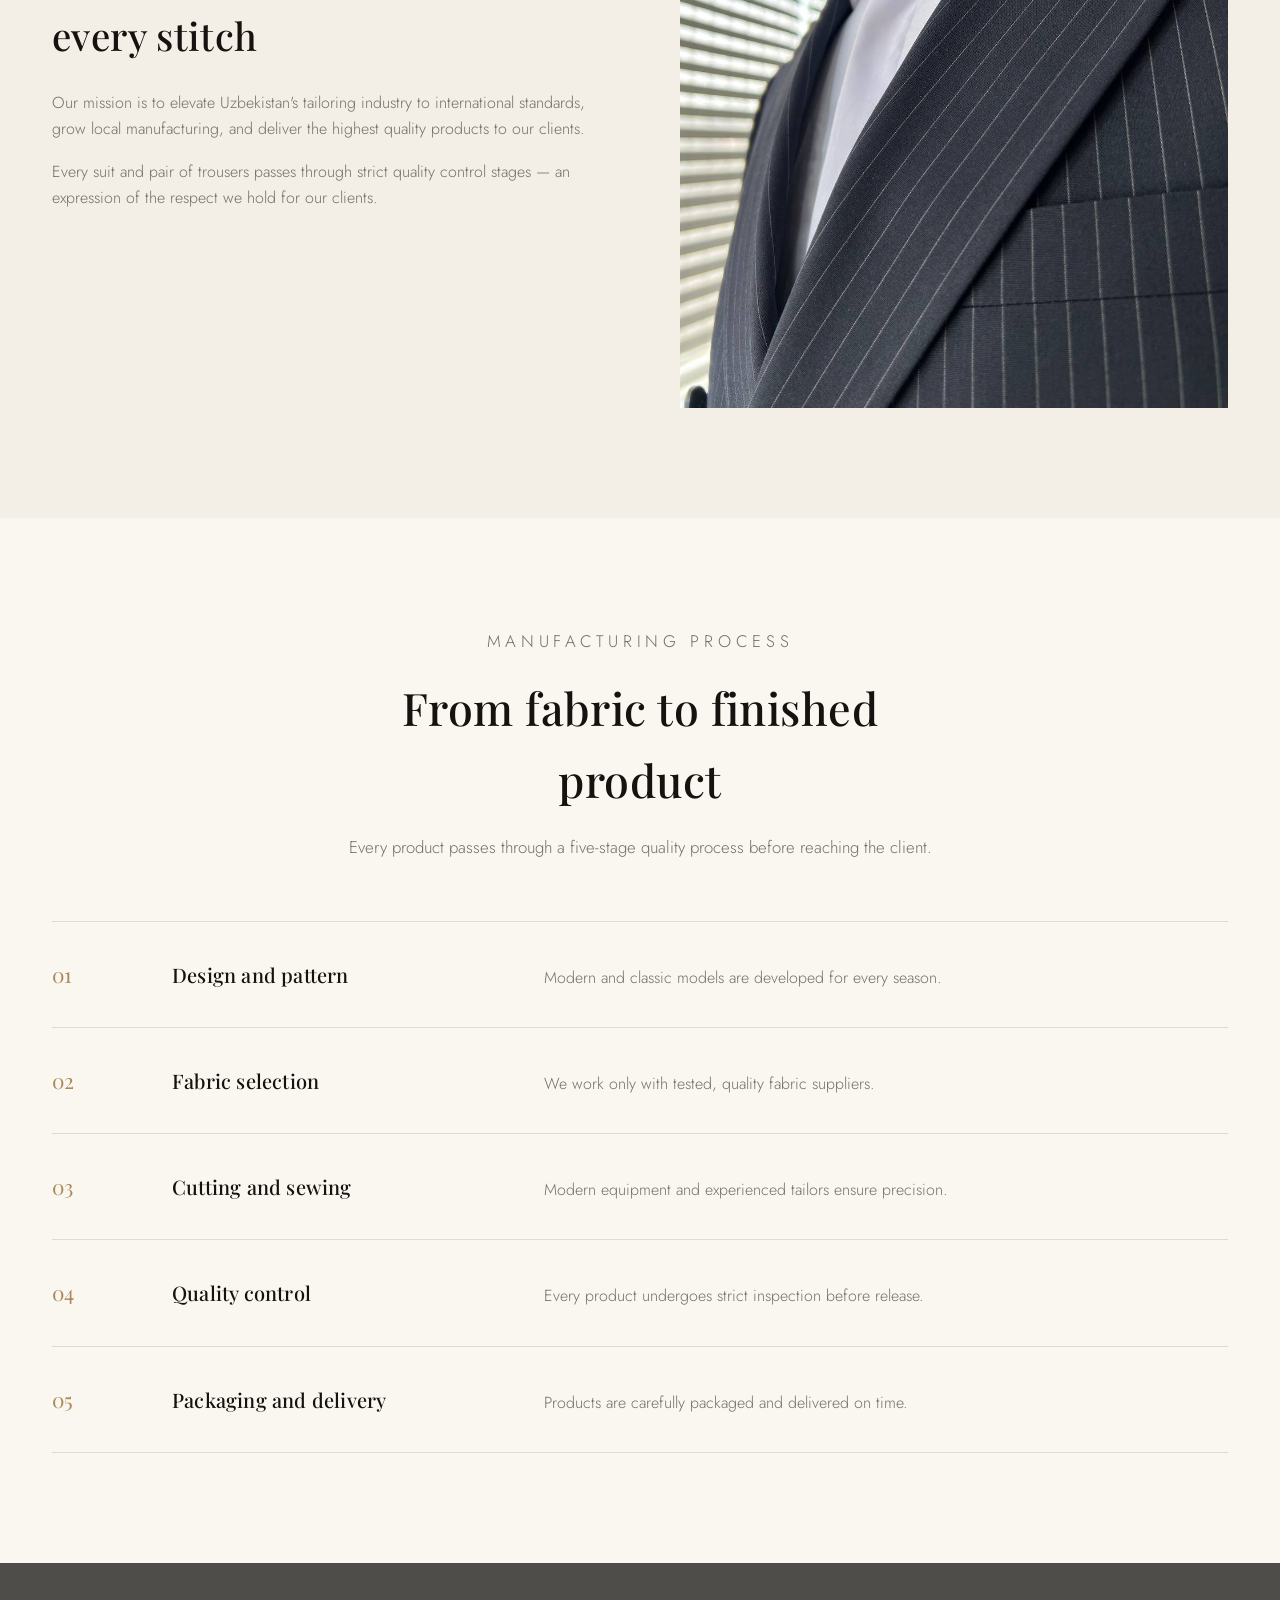
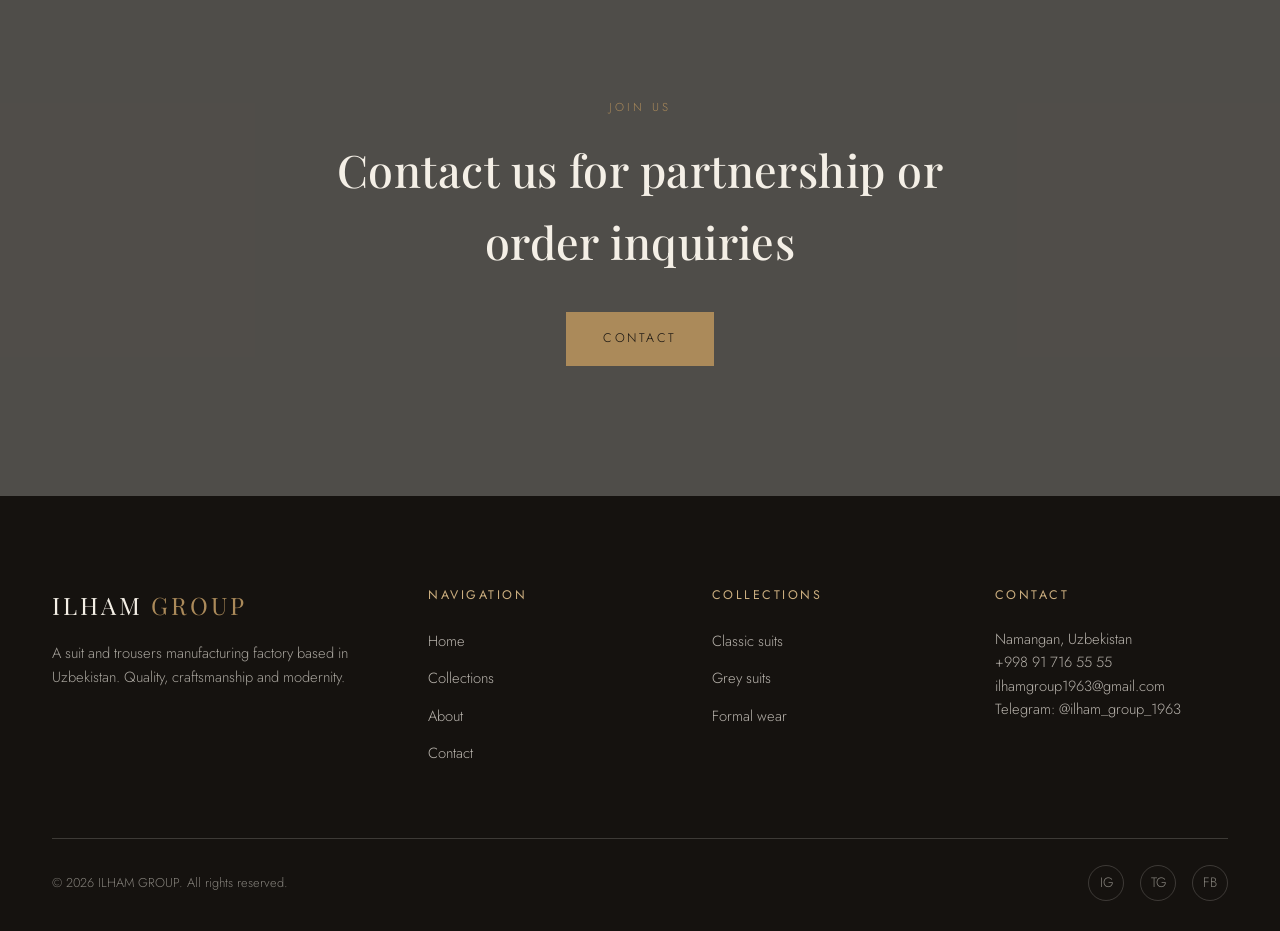
<file: en/about.html>
<!DOCTYPE html>
<html lang="en">
<head>
<meta charset="UTF-8">
<meta name="viewport" content="width=device-width, initial-scale=1.0">
<title>About — ILHAM GROUP Suit and Trousers Factory</title>
<meta name="description" content="Learn about ILHAM GROUP's history, manufacturing process and quality standards. A trusted suit and trousers manufacturer in Uzbekistan.">
<meta name="keywords" content="ILHAM GROUP history, suit factory Namangan, tailoring manufacturing process">
<link rel="canonical" href="https://ilham-group-1963.web.app/en/about.html">
<link rel="alternate" hreflang="uz" href="https://ilham-group-1963.web.app/about.html">
<link rel="alternate" hreflang="ru" href="https://ilham-group-1963.web.app/ru/about.html">
<link rel="alternate" hreflang="en" href="https://ilham-group-1963.web.app/en/about.html">
<link rel="alternate" hreflang="x-default" href="https://ilham-group-1963.web.app/about.html">
<link rel="icon" href="data:,">
<link rel="preconnect" href="https://fonts.googleapis.com">
<link rel="preconnect" href="https://fonts.gstatic.com" crossorigin>
<link href="https://fonts.googleapis.com/css2?family=Playfair+Display:wght@500;600&family=Jost:wght@300;400;500&display=swap" rel="stylesheet">
<link rel="stylesheet" href="../css/style.css">
</head>
<body>
<div class="scroll-progress"></div>

<header class="site-header solid">
  <div class="container">
    <a href="index.html" class="logo">ILHAM <span>GROUP</span></a>
    <nav class="main-nav">
      <a href="index.html">Home</a>
      <a href="collections.html">Collections</a>
      <a href="about.html" class="active">About</a>
      <a href="contact.html">Contact</a>
    </nav>
    <div class="lang-switch">
      <a href="../about.html">UZ</a><span class="sep">/</span>
      <a href="../ru/about.html">RU</a><span class="sep">/</span>
      <a href="about.html" class="active">EN</a>
    </div>
    <button class="nav-toggle" aria-label="Menu">
      <span></span><span></span><span></span>
    </button>
  </div>
</header>

<nav class="mobile-nav">
  <a href="index.html">Home</a>
  <a href="collections.html">Collections</a>
  <a href="about.html">About</a>
  <a href="contact.html">Contact</a>
  <div class="lang-switch">
    <a href="../about.html">UZ</a><span class="sep">/</span>
    <a href="../ru/about.html">RU</a><span class="sep">/</span>
    <a href="about.html" class="active">EN</a>
  </div>
</nav>

<section class="page-header">
  <div class="container">
    <p class="breadcrumb">Home / About</p>
    <h1>About us</h1>
  </div>
</section>

<section class="section">
  <div class="container">
    <div class="split reveal">
      <div class="split-media bg-photo" style="background-image:url('/images/heritage-backdrop.jpg')"></div>
      <div>
        <p class="eyebrow">Our history</p>
        <h2>From traditional tailoring craft to a modern factory</h2>
        <p>ILHAM GROUP began as a small tailoring workshop and, over the years, became one of Uzbekistan's leading suit and trousers manufacturers. At every stage, we have stayed true to our commitment to quality.</p>
        <p>Today our factory is equipped with modern tailoring machinery, experienced engineers and a skilled team of tailors producing goods for local and international clients.</p>
      </div>
    </div>
  </div>
</section>

<section class="section" style="background:var(--cream); padding-top:0;">
  <div class="container">
    <div class="split reverse reveal">
      <div class="split-media bg-photo" style="background-image:url('/images/lapel-detail.jpg')"></div>
      <div>
        <p class="eyebrow">Our mission</p>
        <h2>Preserving quality and trust in every stitch</h2>
        <p>Our mission is to elevate Uzbekistan's tailoring industry to international standards, grow local manufacturing, and deliver the highest quality products to our clients.</p>
        <p>Every suit and pair of trousers passes through strict quality control stages — an expression of the respect we hold for our clients.</p>
      </div>
    </div>
  </div>
</section>

<section class="section">
  <div class="container">
    <div class="section-head reveal">
      <p class="eyebrow">Manufacturing process</p>
      <h2>From fabric to finished product</h2>
      <p>Every product passes through a five-stage quality process before reaching the client.</p>
    </div>

    <div class="process-list">
      <div class="process-item reveal">
        <span class="step">01</span>
        <h3>Design and pattern</h3>
        <p>Modern and classic models are developed for every season.</p>
      </div>
      <div class="process-item reveal">
        <span class="step">02</span>
        <h3>Fabric selection</h3>
        <p>We work only with tested, quality fabric suppliers.</p>
      </div>
      <div class="process-item reveal">
        <span class="step">03</span>
        <h3>Cutting and sewing</h3>
        <p>Modern equipment and experienced tailors ensure precision.</p>
      </div>
      <div class="process-item reveal">
        <span class="step">04</span>
        <h3>Quality control</h3>
        <p>Every product undergoes strict inspection before release.</p>
      </div>
      <div class="process-item reveal">
        <span class="step">05</span>
        <h3>Packaging and delivery</h3>
        <p>Products are carefully packaged and delivered on time.</p>
      </div>
    </div>
  </div>
</section>

<section class="cta-banner bg-photo" style="background-image:url('/images/lapel-detail.jpg')">
  <div class="container reveal">
    <p class="eyebrow">Join us</p>
    <h2>Contact us for partnership or order inquiries</h2>
    <a href="contact.html" class="btn btn-gold">Contact</a>
  </div>
</section>

<footer class="site-footer">
  <div class="container">
    <div class="footer-grid">
      <div>
        <a href="index.html" class="logo">ILHAM <span>GROUP</span></a>
        <p>A suit and trousers manufacturing factory based in Uzbekistan. Quality, craftsmanship and modernity.</p>
      </div>
      <div class="footer-col">
        <h4>Navigation</h4>
        <ul>
          <li><a href="index.html">Home</a></li>
          <li><a href="collections.html">Collections</a></li>
          <li><a href="about.html">About</a></li>
          <li><a href="contact.html">Contact</a></li>
        </ul>
      </div>
      <div class="footer-col">
        <h4>Collections</h4>
        <ul>
          <li><a href="collections.html">Classic suits</a></li>
          <li><a href="collections.html">Grey suits</a></li>
          <li><a href="collections.html">Formal wear</a></li>
        </ul>
      </div>
      <div class="footer-col">
        <h4>Contact</h4>
        <p>Namangan, Uzbekistan</p>
        <p><a href="tel:+998917165555">+998 91 716 55 55</a></p>
        <p><a href="mailto:ilhamgroup1963@gmail.com">ilhamgroup1963@gmail.com</a></p>
        <p><a href="https://t.me/ilham_group_1963" target="_blank" rel="noopener">Telegram: @ilham_group_1963</a></p>
      </div>
    </div>
    <div class="footer-bottom">
      <span>&copy; <span id="year"></span> ILHAM GROUP. All rights reserved.</span>
      <div class="social-row">
        <a href="#" aria-label="Instagram">IG</a>
        <a href="https://t.me/ilham_group_1963" aria-label="Telegram" target="_blank" rel="noopener">TG</a>
        <a href="#" aria-label="Facebook">FB</a>
      </div>
    </div>
  </div>
</footer>

<script src="../js/main.js?v=2"></script>
</body>
</html>
</file>
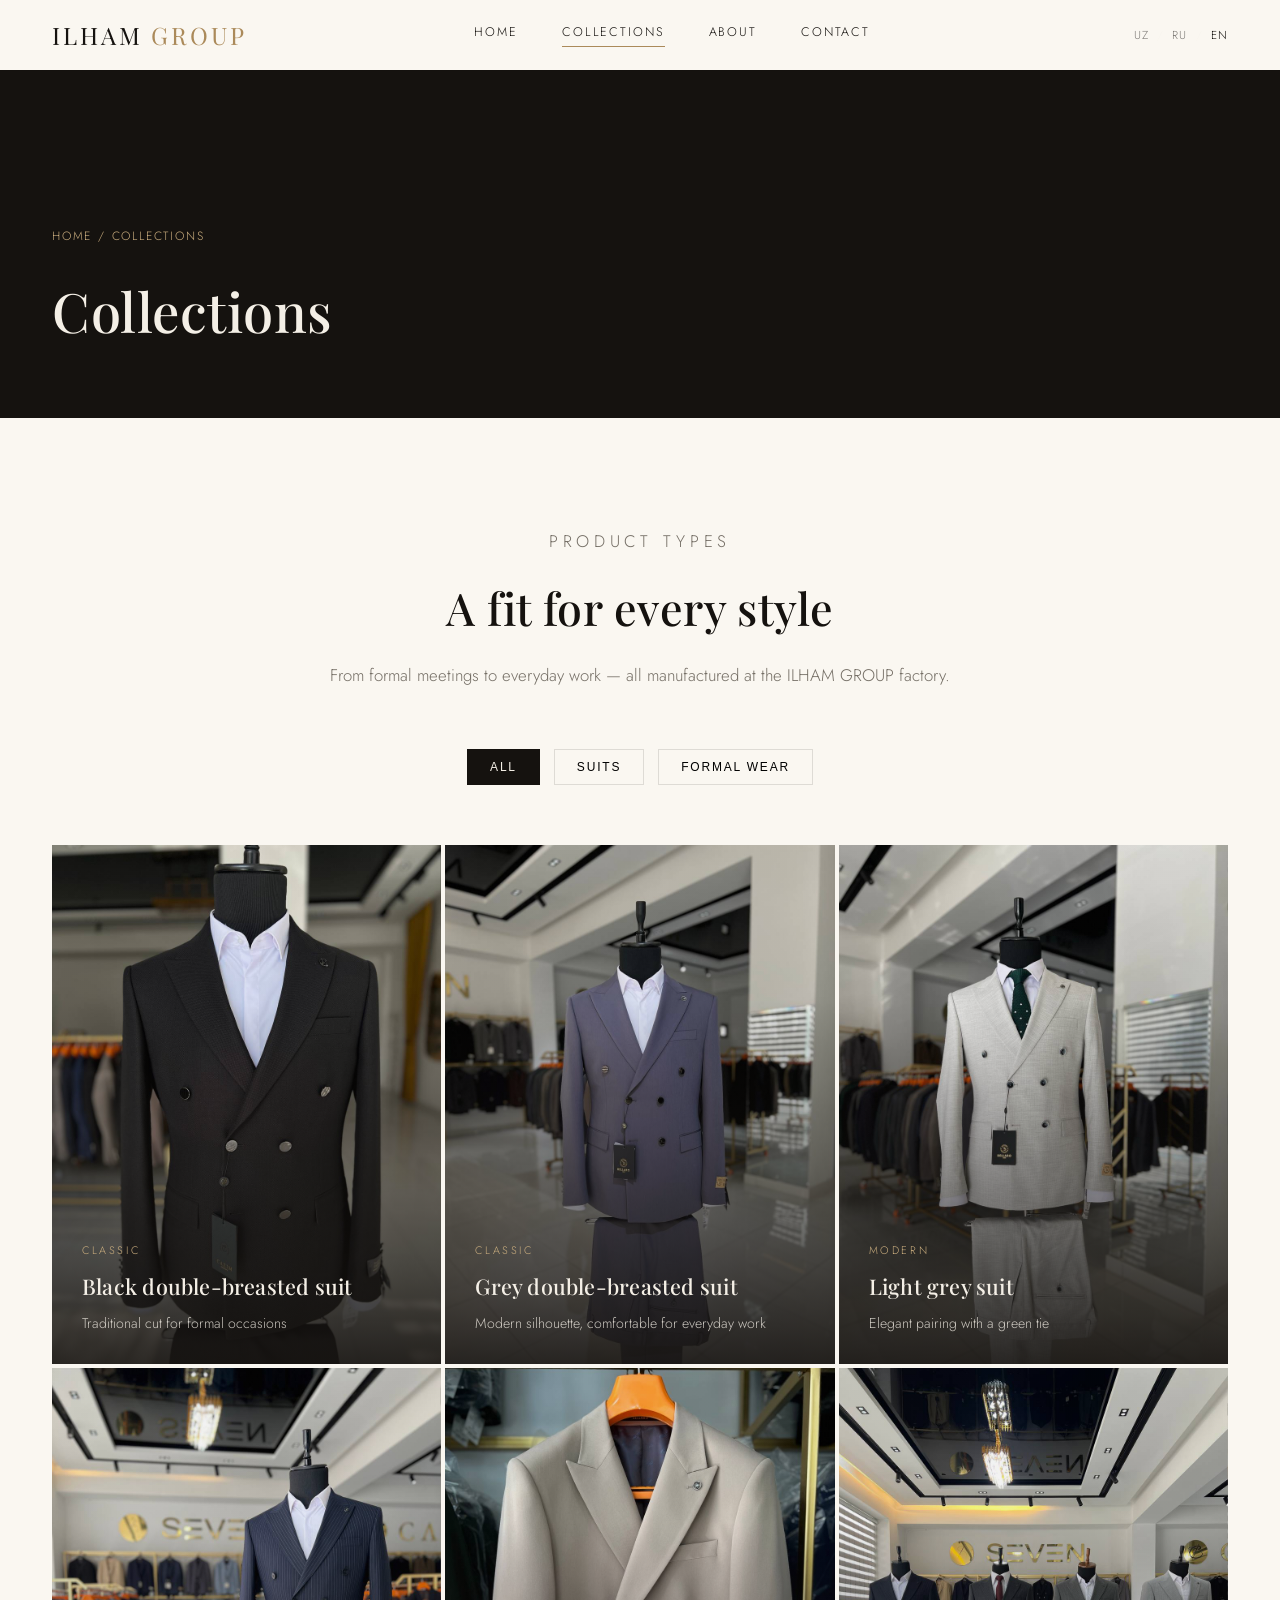
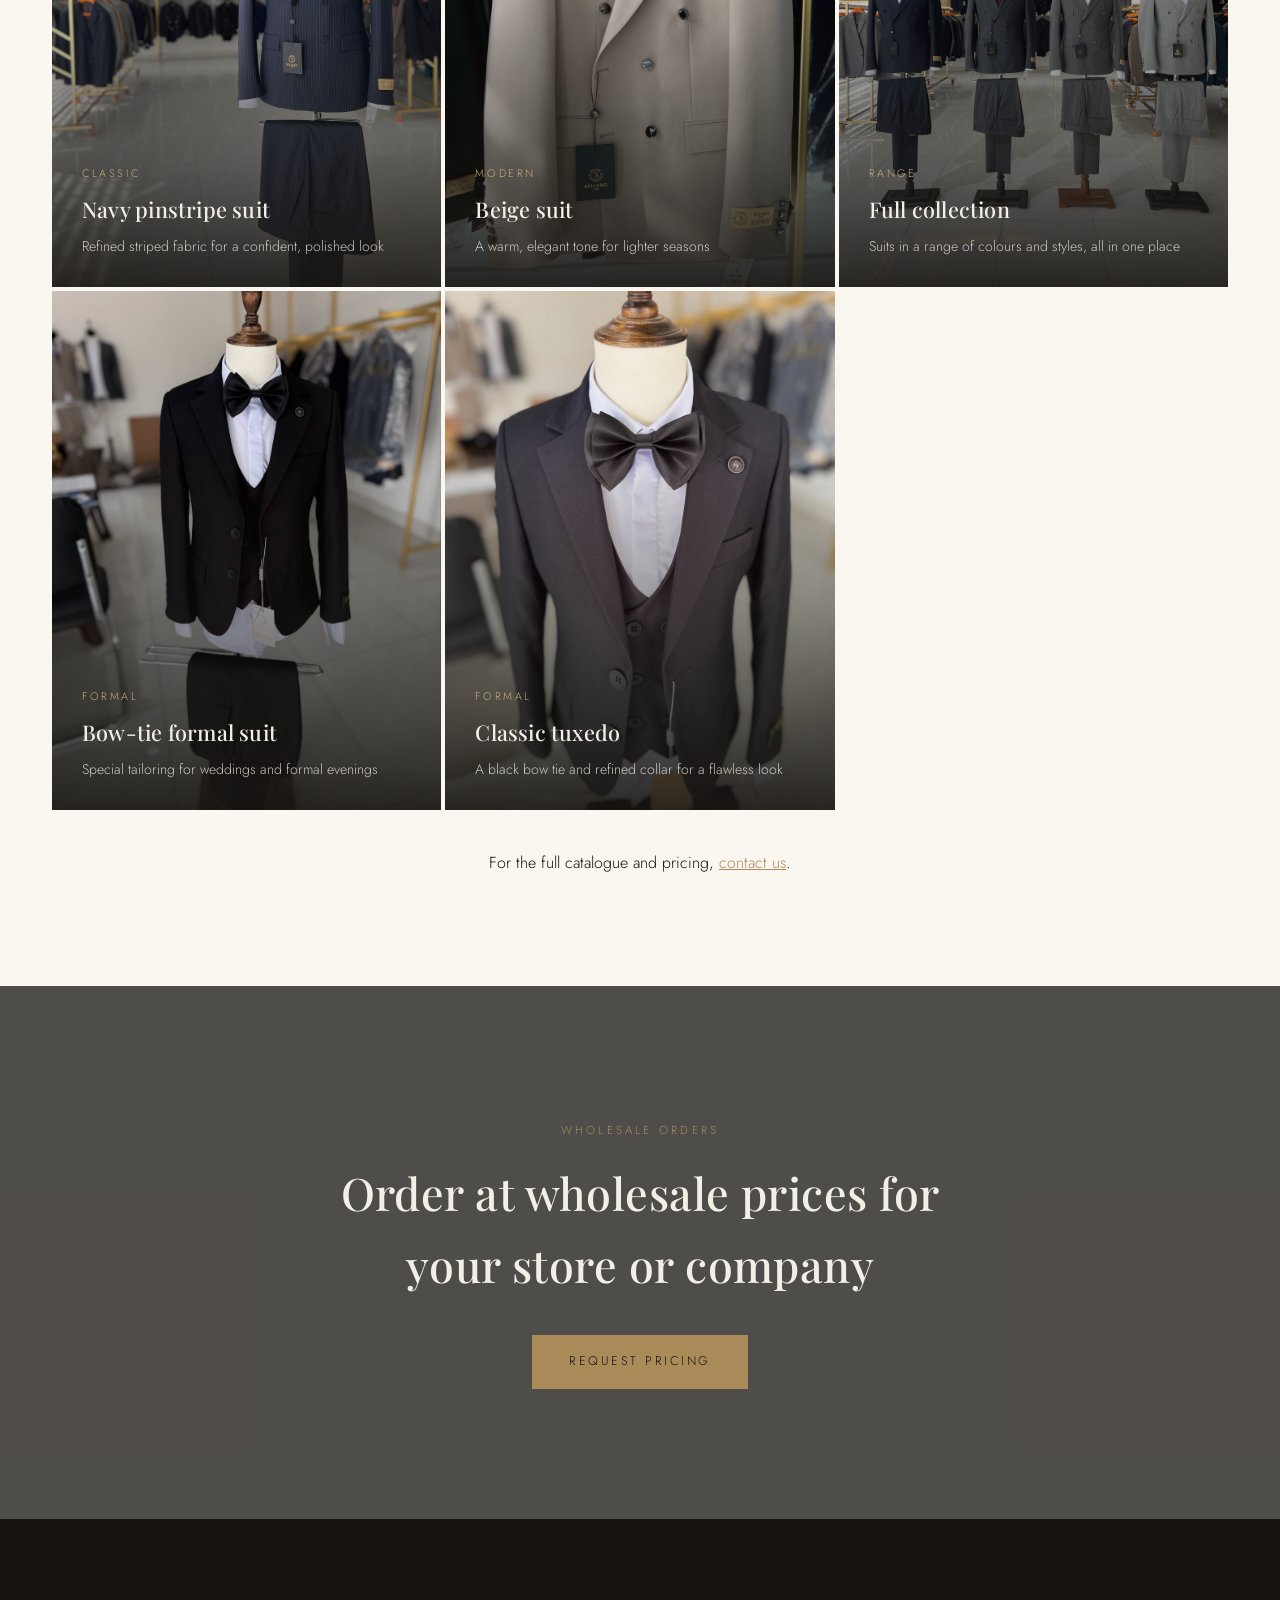
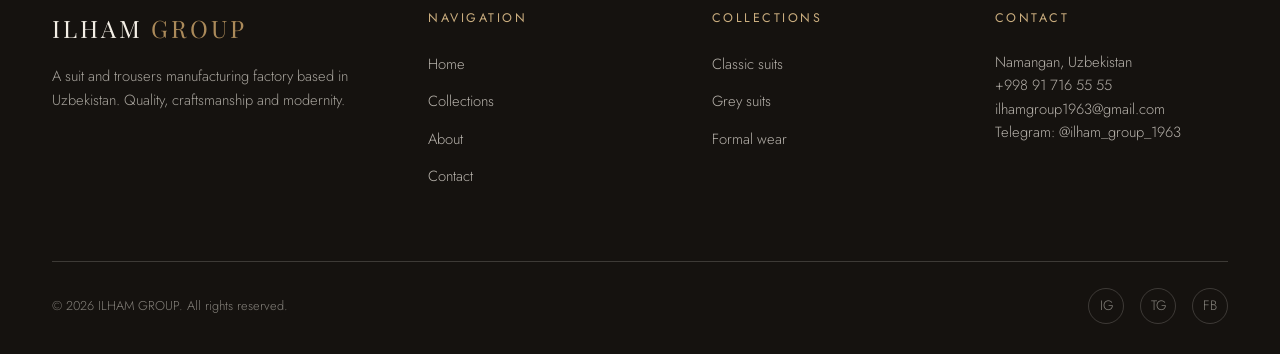
<file: en/collections.html>
<!DOCTYPE html>
<html lang="en">
<head>
<meta charset="UTF-8">
<meta name="viewport" content="width=device-width, initial-scale=1.0">
<title>Collections — Suits and Trousers | ILHAM GROUP</title>
<meta name="description" content="ILHAM GROUP collections: classic and slim fit suits, formal and casual trousers, made-to-measure tailoring. Manufactured in Uzbekistan.">
<meta name="keywords" content="suit collection, trousers models Namangan, men's suits Uzbekistan, formal wear factory">
<link rel="canonical" href="https://ilham-group-1963.web.app/en/collections.html">
<link rel="alternate" hreflang="uz" href="https://ilham-group-1963.web.app/collections.html">
<link rel="alternate" hreflang="ru" href="https://ilham-group-1963.web.app/ru/collections.html">
<link rel="alternate" hreflang="en" href="https://ilham-group-1963.web.app/en/collections.html">
<link rel="alternate" hreflang="x-default" href="https://ilham-group-1963.web.app/collections.html">
<link rel="icon" href="data:,">
<link rel="preconnect" href="https://fonts.googleapis.com">
<link rel="preconnect" href="https://fonts.gstatic.com" crossorigin>
<link href="https://fonts.googleapis.com/css2?family=Playfair+Display:wght@500;600&family=Jost:wght@300;400;500&display=swap" rel="stylesheet">
<link rel="stylesheet" href="../css/style.css">
</head>
<body>
<div class="scroll-progress"></div>

<header class="site-header solid">
  <div class="container">
    <a href="index.html" class="logo">ILHAM <span>GROUP</span></a>
    <nav class="main-nav">
      <a href="index.html">Home</a>
      <a href="collections.html" class="active">Collections</a>
      <a href="about.html">About</a>
      <a href="contact.html">Contact</a>
    </nav>
    <div class="lang-switch">
      <a href="../collections.html">UZ</a><span class="sep">/</span>
      <a href="../ru/collections.html">RU</a><span class="sep">/</span>
      <a href="collections.html" class="active">EN</a>
    </div>
    <button class="nav-toggle" aria-label="Menu">
      <span></span><span></span><span></span>
    </button>
  </div>
</header>

<nav class="mobile-nav">
  <a href="index.html">Home</a>
  <a href="collections.html">Collections</a>
  <a href="about.html">About</a>
  <a href="contact.html">Contact</a>
  <div class="lang-switch">
    <a href="../collections.html">UZ</a><span class="sep">/</span>
    <a href="../ru/collections.html">RU</a><span class="sep">/</span>
    <a href="collections.html" class="active">EN</a>
  </div>
</nav>

<section class="page-header">
  <div class="container">
    <p class="breadcrumb">Home / Collections</p>
    <h1>Collections</h1>
  </div>
</section>

<section class="section">
  <div class="container">
    <div class="section-head reveal">
      <p class="eyebrow">Product types</p>
      <h2>A fit for every style</h2>
      <p>From formal meetings to everyday work — all manufactured at the ILHAM GROUP factory.</p>
    </div>

    <div class="filter-row reveal">
      <button class="filter-btn active" data-filter="all">All</button>
      <button class="filter-btn" data-filter="kostyum">Suits</button>
      <button class="filter-btn" data-filter="tantanali">Formal wear</button>
    </div>

    <div class="grid">
      <a class="card reveal" href="contact.html" data-category="kostyum">
        <div class="card-img" style="background-image:url('/images/suit-black-db.jpg')"></div>
        <div class="card-body">
          <span class="tag">Classic</span>
          <h3>Black double-breasted suit</h3>
          <p>Traditional cut for formal occasions</p>
        </div>
      </a>
      <a class="card reveal" href="contact.html" data-category="kostyum">
        <div class="card-img" style="background-image:url('/images/suit-grey-db.jpg')"></div>
        <div class="card-body">
          <span class="tag">Classic</span>
          <h3>Grey double-breasted suit</h3>
          <p>Modern silhouette, comfortable for everyday work</p>
        </div>
      </a>
      <a class="card reveal" href="contact.html" data-category="kostyum">
        <div class="card-img" style="background-image:url('/images/suit-lightgrey-db.jpg')"></div>
        <div class="card-body">
          <span class="tag">Modern</span>
          <h3>Light grey suit</h3>
          <p>Elegant pairing with a green tie</p>
        </div>
      </a>
      <a class="card reveal" href="contact.html" data-category="kostyum">
        <div class="card-img" style="background-image:url('/images/hero-pinstripe-suit.jpg')"></div>
        <div class="card-body">
          <span class="tag">Classic</span>
          <h3>Navy pinstripe suit</h3>
          <p>Refined striped fabric for a confident, polished look</p>
        </div>
      </a>
      <a class="card reveal" href="contact.html" data-category="kostyum">
        <div class="card-img" style="background-image:url('/images/suit-beige-db.jpg')"></div>
        <div class="card-body">
          <span class="tag">Modern</span>
          <h3>Beige suit</h3>
          <p>A warm, elegant tone for lighter seasons</p>
        </div>
      </a>
      <a class="card reveal" href="contact.html" data-category="kostyum">
        <div class="card-img" style="background-image:url('/images/showroom-lineup.jpg')"></div>
        <div class="card-body">
          <span class="tag">Range</span>
          <h3>Full collection</h3>
          <p>Suits in a range of colours and styles, all in one place</p>
        </div>
      </a>
      <a class="card reveal" href="contact.html" data-category="tantanali">
        <div class="card-img" style="background-image:url('/images/tuxedo-bowtie-1.jpg')"></div>
        <div class="card-body">
          <span class="tag">Formal</span>
          <h3>Bow-tie formal suit</h3>
          <p>Special tailoring for weddings and formal evenings</p>
        </div>
      </a>
      <a class="card reveal" href="contact.html" data-category="tantanali">
        <div class="card-img" style="background-image:url('/images/tuxedo-bowtie-2.jpg')"></div>
        <div class="card-body">
          <span class="tag">Formal</span>
          <h3>Classic tuxedo</h3>
          <p>A black bow tie and refined collar for a flawless look</p>
        </div>
      </a>
    </div>

    <p class="card-link reveal">For the full catalogue and pricing, <a href="contact.html" style="color:var(--gold); text-decoration:underline;">contact us</a>.</p>
  </div>
</section>

<section class="cta-banner bg-photo" style="background-image:url('/images/lapel-detail.jpg')">
  <div class="container reveal">
    <p class="eyebrow">Wholesale orders</p>
    <h2>Order at wholesale prices for your store or company</h2>
    <a href="contact.html" class="btn btn-gold">Request pricing</a>
  </div>
</section>

<footer class="site-footer">
  <div class="container">
    <div class="footer-grid">
      <div>
        <a href="index.html" class="logo">ILHAM <span>GROUP</span></a>
        <p>A suit and trousers manufacturing factory based in Uzbekistan. Quality, craftsmanship and modernity.</p>
      </div>
      <div class="footer-col">
        <h4>Navigation</h4>
        <ul>
          <li><a href="index.html">Home</a></li>
          <li><a href="collections.html">Collections</a></li>
          <li><a href="about.html">About</a></li>
          <li><a href="contact.html">Contact</a></li>
        </ul>
      </div>
      <div class="footer-col">
        <h4>Collections</h4>
        <ul>
          <li><a href="collections.html">Classic suits</a></li>
          <li><a href="collections.html">Grey suits</a></li>
          <li><a href="collections.html">Formal wear</a></li>
        </ul>
      </div>
      <div class="footer-col">
        <h4>Contact</h4>
        <p>Namangan, Uzbekistan</p>
        <p><a href="tel:+998917165555">+998 91 716 55 55</a></p>
        <p><a href="mailto:ilhamgroup1963@gmail.com">ilhamgroup1963@gmail.com</a></p>
        <p><a href="https://t.me/ilham_group_1963" target="_blank" rel="noopener">Telegram: @ilham_group_1963</a></p>
      </div>
    </div>
    <div class="footer-bottom">
      <span>&copy; <span id="year"></span> ILHAM GROUP. All rights reserved.</span>
      <div class="social-row">
        <a href="#" aria-label="Instagram">IG</a>
        <a href="https://t.me/ilham_group_1963" aria-label="Telegram" target="_blank" rel="noopener">TG</a>
        <a href="#" aria-label="Facebook">FB</a>
      </div>
    </div>
  </div>
</footer>

<script src="../js/main.js?v=2"></script>
</body>
</html>
</file>
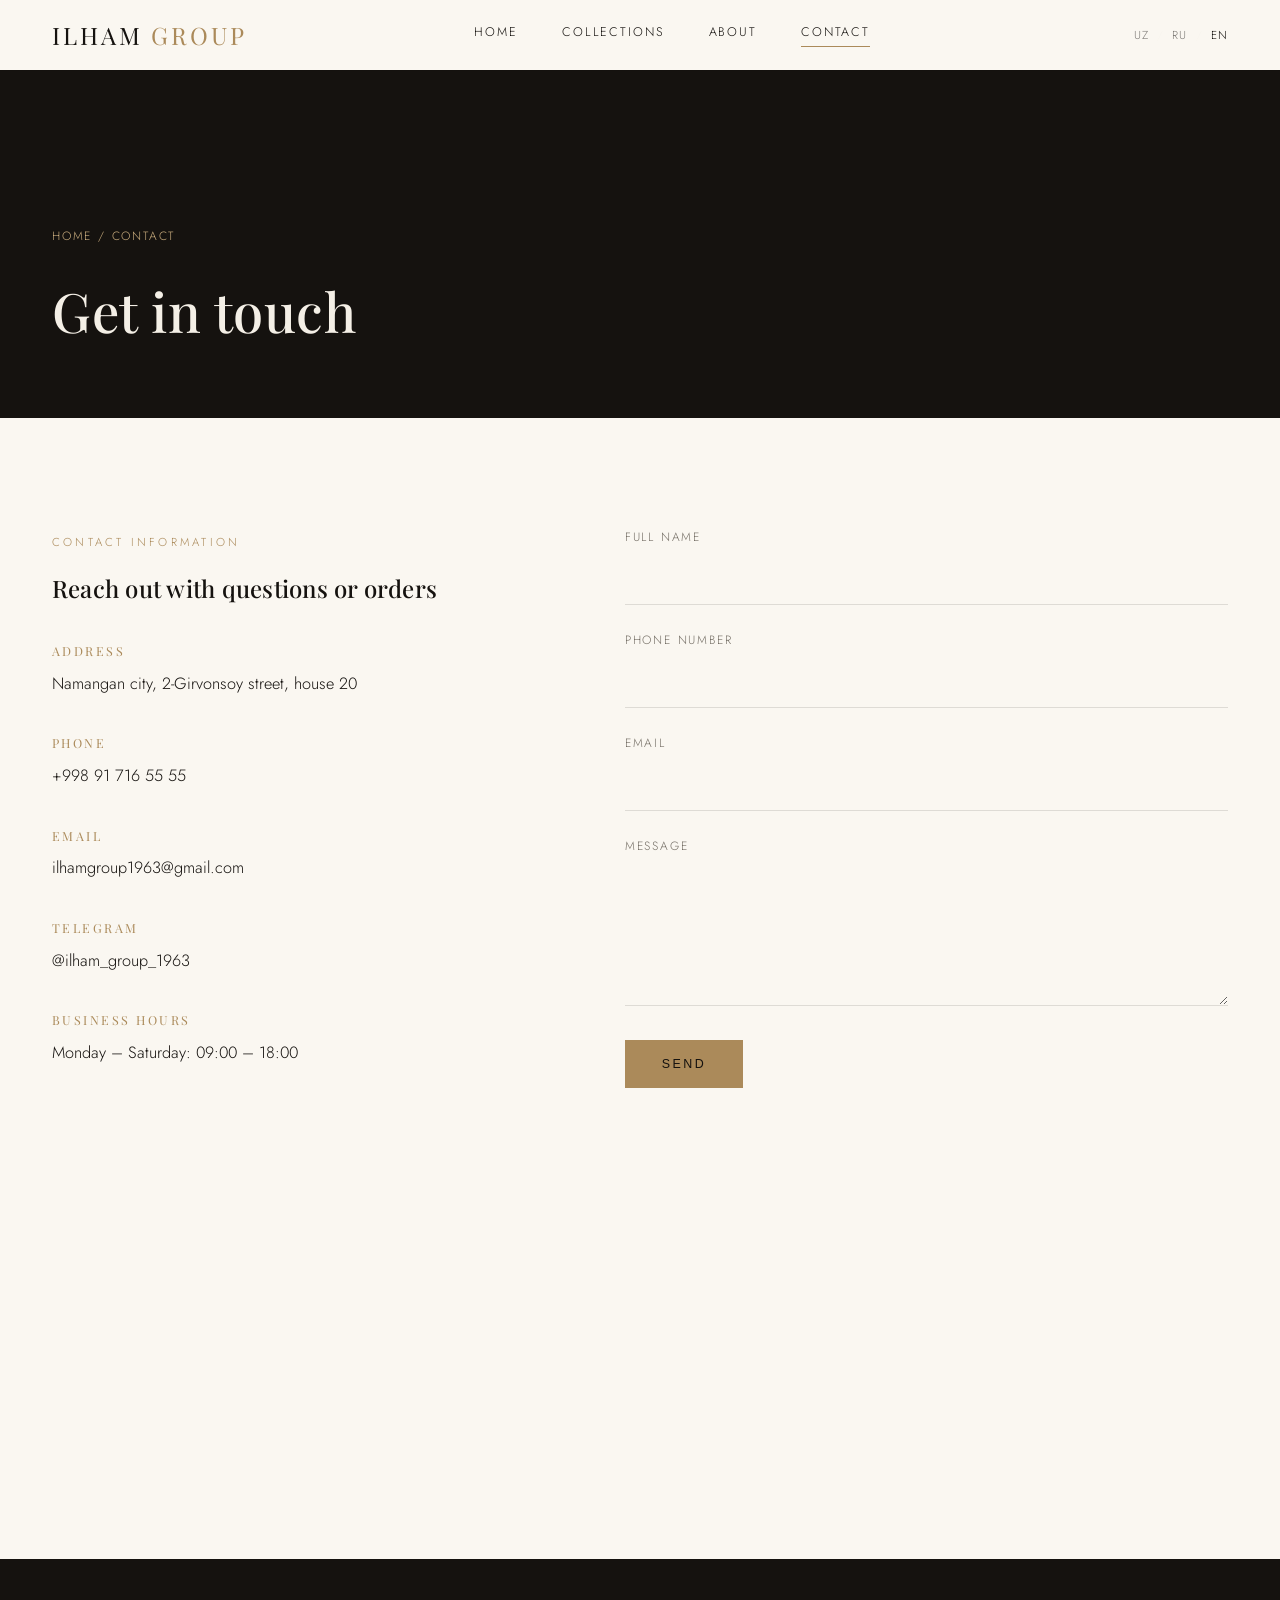
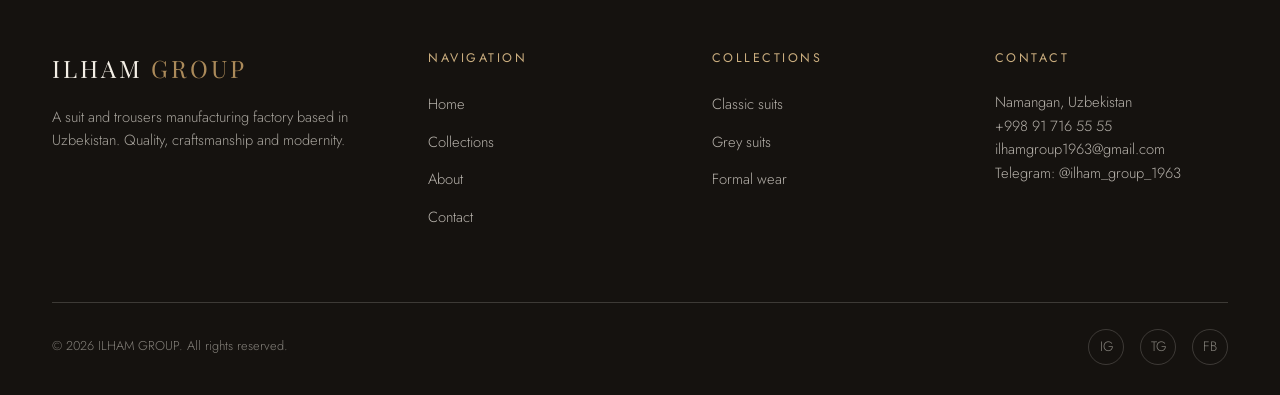
<file: en/contact.html>
<!DOCTYPE html>
<html lang="en">
<head>
<meta charset="UTF-8">
<meta name="viewport" content="width=device-width, initial-scale=1.0">
<title>Contact — ILHAM GROUP Suit and Trousers Factory</title>
<meta name="description" content="Get in touch with ILHAM GROUP: address, phone, email and order inquiries. A suit and trousers manufacturing factory in Namangan, Uzbekistan.">
<meta name="keywords" content="ILHAM GROUP contact, suit factory phone number, order trousers Uzbekistan">
<link rel="canonical" href="https://ilham-group-1963.web.app/en/contact.html">
<link rel="alternate" hreflang="uz" href="https://ilham-group-1963.web.app/contact.html">
<link rel="alternate" hreflang="ru" href="https://ilham-group-1963.web.app/ru/contact.html">
<link rel="alternate" hreflang="en" href="https://ilham-group-1963.web.app/en/contact.html">
<link rel="alternate" hreflang="x-default" href="https://ilham-group-1963.web.app/contact.html">
<link rel="icon" href="data:,">
<link rel="preconnect" href="https://fonts.googleapis.com">
<link rel="preconnect" href="https://fonts.gstatic.com" crossorigin>
<link href="https://fonts.googleapis.com/css2?family=Playfair+Display:wght@500;600&family=Jost:wght@300;400;500&display=swap" rel="stylesheet">
<link rel="stylesheet" href="../css/style.css">
</head>
<body>
<div class="scroll-progress"></div>

<header class="site-header solid">
  <div class="container">
    <a href="index.html" class="logo">ILHAM <span>GROUP</span></a>
    <nav class="main-nav">
      <a href="index.html">Home</a>
      <a href="collections.html">Collections</a>
      <a href="about.html">About</a>
      <a href="contact.html" class="active">Contact</a>
    </nav>
    <div class="lang-switch">
      <a href="../contact.html">UZ</a><span class="sep">/</span>
      <a href="../ru/contact.html">RU</a><span class="sep">/</span>
      <a href="contact.html" class="active">EN</a>
    </div>
    <button class="nav-toggle" aria-label="Menu">
      <span></span><span></span><span></span>
    </button>
  </div>
</header>

<nav class="mobile-nav">
  <a href="index.html">Home</a>
  <a href="collections.html">Collections</a>
  <a href="about.html">About</a>
  <a href="contact.html">Contact</a>
  <div class="lang-switch">
    <a href="../contact.html">UZ</a><span class="sep">/</span>
    <a href="../ru/contact.html">RU</a><span class="sep">/</span>
    <a href="contact.html" class="active">EN</a>
  </div>
</nav>

<section class="page-header">
  <div class="container">
    <p class="breadcrumb">Home / Contact</p>
    <h1>Get in touch</h1>
  </div>
</section>

<section class="section">
  <div class="container">
    <div class="contact-wrap">
      <div class="reveal">
        <p class="eyebrow">Contact information</p>
        <h2 style="margin-bottom:34px;">Reach out with questions or orders</h2>

        <div class="info-block">
          <h4>Address</h4>
          <p>Namangan city, 2-Girvonsoy street, house 20</p>
        </div>
        <div class="info-block">
          <h4>Phone</h4>
          <p><a href="tel:+998917165555">+998 91 716 55 55</a></p>
        </div>
        <div class="info-block">
          <h4>Email</h4>
          <p><a href="mailto:ilhamgroup1963@gmail.com">ilhamgroup1963@gmail.com</a></p>
        </div>
        <div class="info-block">
          <h4>Telegram</h4>
          <p><a href="https://t.me/ilham_group_1963" target="_blank" rel="noopener">@ilham_group_1963</a></p>
        </div>
        <div class="info-block">
          <h4>Business hours</h4>
          <p>Monday – Saturday: 09:00 – 18:00</p>
        </div>

        <iframe class="map-frame reveal" loading="lazy"
          src="https://www.google.com/maps?q=40.993923,71.638012&z=17&output=embed"
          title="ILHAM GROUP location"></iframe>
      </div>

      <div class="reveal">
        <form id="contact-form">
          <input type="hidden" name="access_key" value="416812db-4f57-4637-a487-c9f2690b84f2">
          <input type="hidden" name="subject" value="ILHAM GROUP website — new message">
          <input type="checkbox" name="botcheck" style="display:none" tabindex="-1" autocomplete="off">
          <div class="form-group">
            <label for="name">Full name</label>
            <input type="text" id="name" name="name" required>
          </div>
          <div class="form-group">
            <label for="phone">Phone number</label>
            <input type="tel" id="phone" name="phone" required>
          </div>
          <div class="form-group">
            <label for="email">Email</label>
            <input type="email" id="email" name="email">
          </div>
          <div class="form-group">
            <label for="message">Message</label>
            <textarea id="message" name="message" rows="5" required></textarea>
          </div>
          <button type="submit" class="btn btn-gold">Send</button>
          <p class="form-note" id="form-status"
            data-sending="Sending..."
            data-success="Thank you! Your message has been received. We'll get back to you soon."
            data-error="Something went wrong. Please try again later or call us directly."></p>
        </form>
      </div>
    </div>
  </div>
</section>

<footer class="site-footer">
  <div class="container">
    <div class="footer-grid">
      <div>
        <a href="index.html" class="logo">ILHAM <span>GROUP</span></a>
        <p>A suit and trousers manufacturing factory based in Uzbekistan. Quality, craftsmanship and modernity.</p>
      </div>
      <div class="footer-col">
        <h4>Navigation</h4>
        <ul>
          <li><a href="index.html">Home</a></li>
          <li><a href="collections.html">Collections</a></li>
          <li><a href="about.html">About</a></li>
          <li><a href="contact.html">Contact</a></li>
        </ul>
      </div>
      <div class="footer-col">
        <h4>Collections</h4>
        <ul>
          <li><a href="collections.html">Classic suits</a></li>
          <li><a href="collections.html">Grey suits</a></li>
          <li><a href="collections.html">Formal wear</a></li>
        </ul>
      </div>
      <div class="footer-col">
        <h4>Contact</h4>
        <p>Namangan, Uzbekistan</p>
        <p><a href="tel:+998917165555">+998 91 716 55 55</a></p>
        <p><a href="mailto:ilhamgroup1963@gmail.com">ilhamgroup1963@gmail.com</a></p>
        <p><a href="https://t.me/ilham_group_1963" target="_blank" rel="noopener">Telegram: @ilham_group_1963</a></p>
      </div>
    </div>
    <div class="footer-bottom">
      <span>&copy; <span id="year"></span> ILHAM GROUP. All rights reserved.</span>
      <div class="social-row">
        <a href="#" aria-label="Instagram">IG</a>
        <a href="https://t.me/ilham_group_1963" aria-label="Telegram" target="_blank" rel="noopener">TG</a>
        <a href="#" aria-label="Facebook">FB</a>
      </div>
    </div>
  </div>
</footer>

<script src="../js/main.js?v=2"></script>
</body>
</html>
</file>
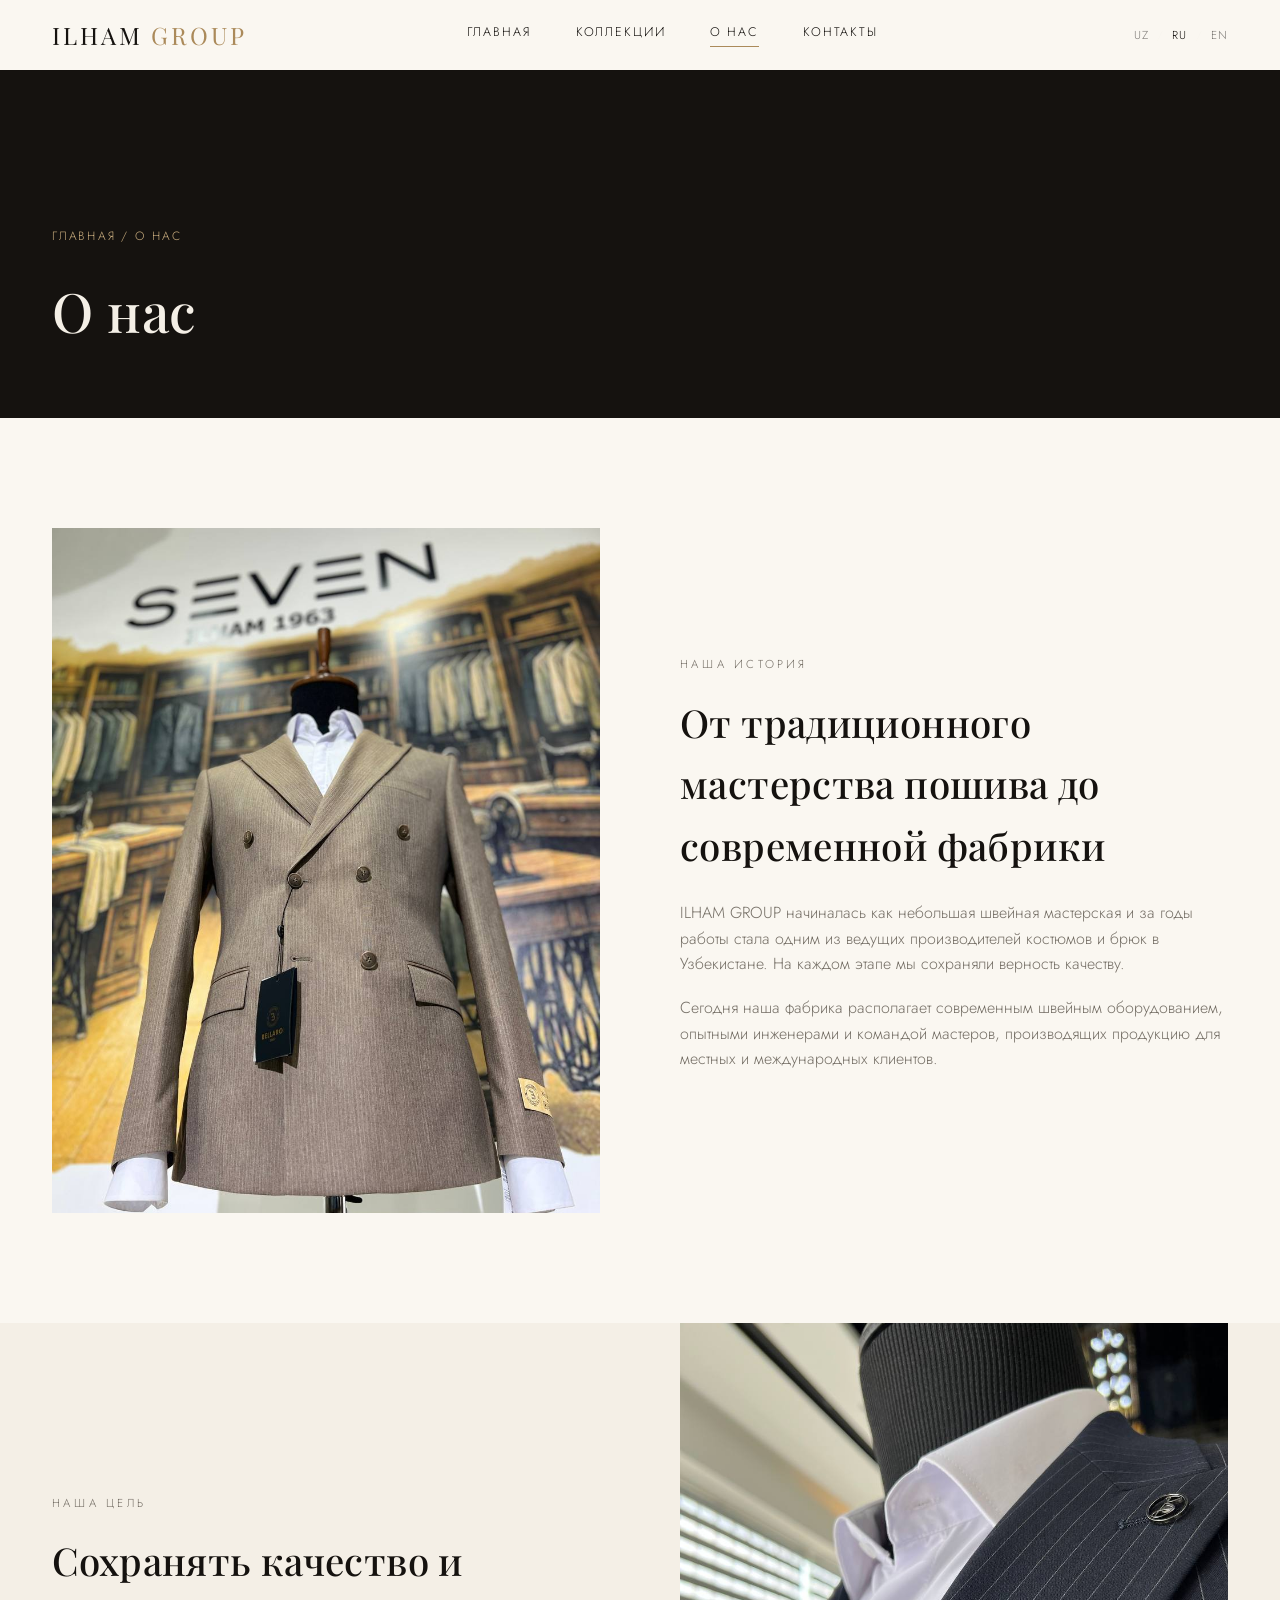
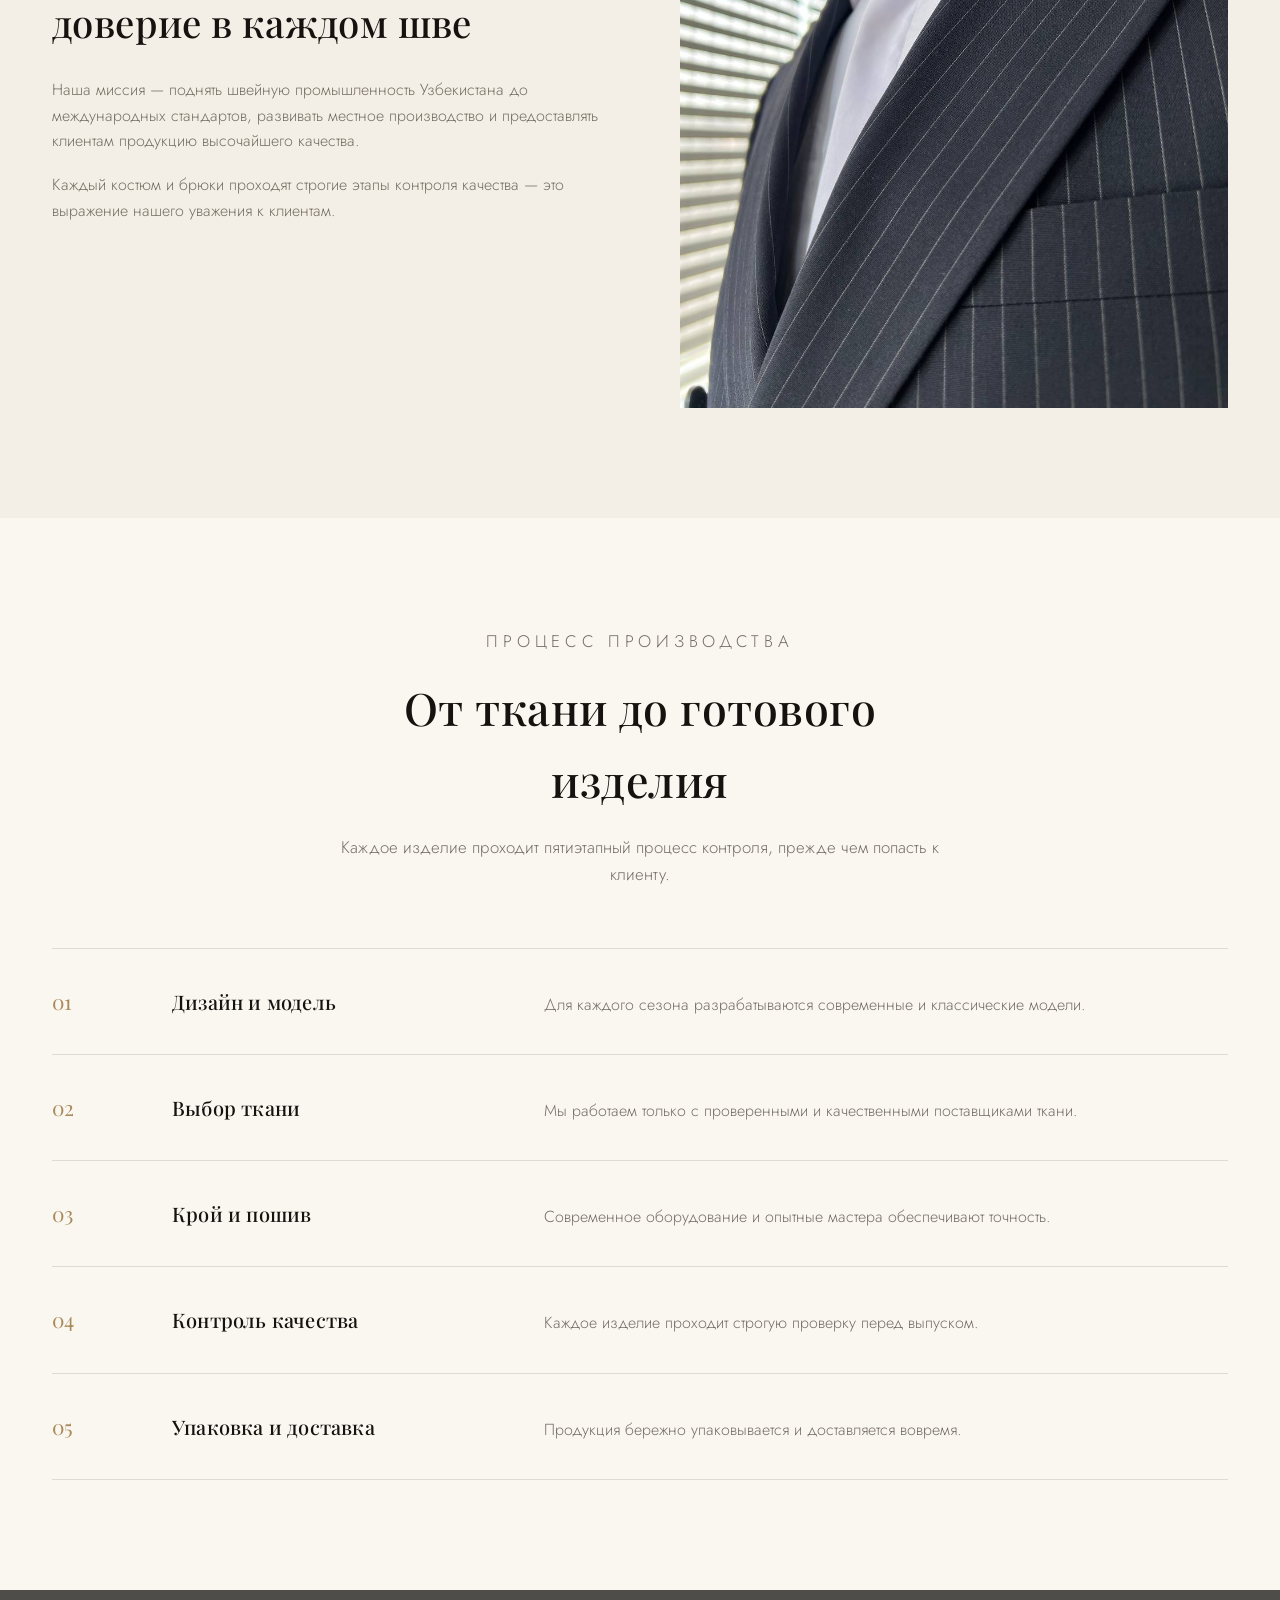
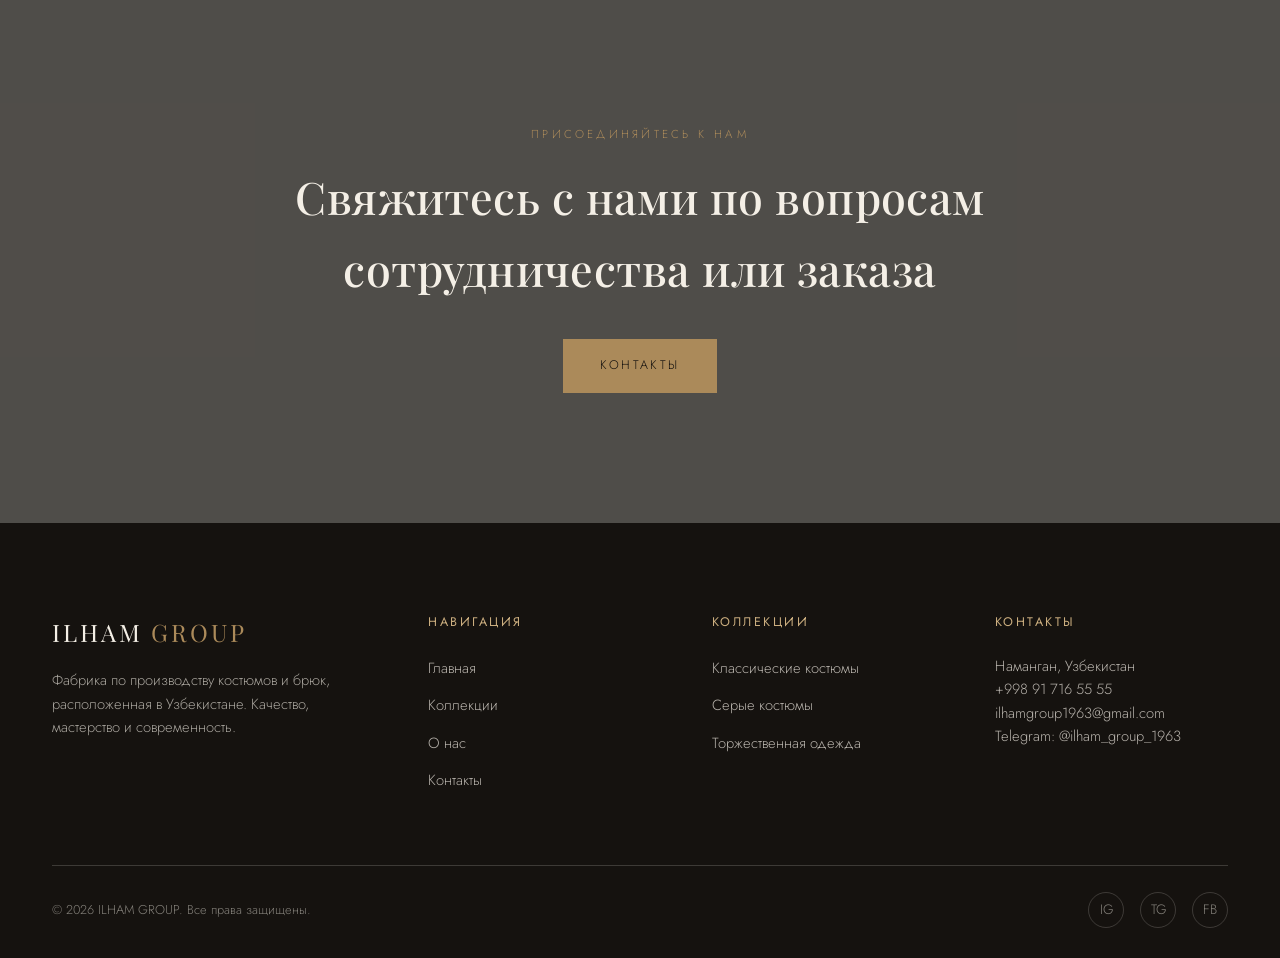
<file: ru/about.html>
<!DOCTYPE html>
<html lang="ru">
<head>
<meta charset="UTF-8">
<meta name="viewport" content="width=device-width, initial-scale=1.0">
<title>О нас — Фабрика ILHAM GROUP Костюмы и Брюки</title>
<meta name="description" content="Узнайте историю фабрики ILHAM GROUP, процесс производства и стандарты качества. Надёжный производитель костюмов и брюк в Узбекистане.">
<meta name="keywords" content="история ILHAM GROUP, фабрика костюмов Наманган, процесс швейного производства">
<link rel="canonical" href="https://ilham-group-1963.web.app/ru/about.html">
<link rel="alternate" hreflang="uz" href="https://ilham-group-1963.web.app/about.html">
<link rel="alternate" hreflang="ru" href="https://ilham-group-1963.web.app/ru/about.html">
<link rel="alternate" hreflang="en" href="https://ilham-group-1963.web.app/en/about.html">
<link rel="alternate" hreflang="x-default" href="https://ilham-group-1963.web.app/about.html">
<link rel="icon" href="data:,">
<link rel="preconnect" href="https://fonts.googleapis.com">
<link rel="preconnect" href="https://fonts.gstatic.com" crossorigin>
<link href="https://fonts.googleapis.com/css2?family=Playfair+Display:wght@500;600&family=Jost:wght@300;400;500&display=swap" rel="stylesheet">
<link rel="stylesheet" href="../css/style.css">
</head>
<body>
<div class="scroll-progress"></div>

<header class="site-header solid">
  <div class="container">
    <a href="index.html" class="logo">ILHAM <span>GROUP</span></a>
    <nav class="main-nav">
      <a href="index.html">Главная</a>
      <a href="collections.html">Коллекции</a>
      <a href="about.html" class="active">О нас</a>
      <a href="contact.html">Контакты</a>
    </nav>
    <div class="lang-switch">
      <a href="../about.html">UZ</a><span class="sep">/</span>
      <a href="about.html" class="active">RU</a><span class="sep">/</span>
      <a href="../en/about.html">EN</a>
    </div>
    <button class="nav-toggle" aria-label="Меню">
      <span></span><span></span><span></span>
    </button>
  </div>
</header>

<nav class="mobile-nav">
  <a href="index.html">Главная</a>
  <a href="collections.html">Коллекции</a>
  <a href="about.html">О нас</a>
  <a href="contact.html">Контакты</a>
  <div class="lang-switch">
    <a href="../about.html">UZ</a><span class="sep">/</span>
    <a href="about.html" class="active">RU</a><span class="sep">/</span>
    <a href="../en/about.html">EN</a>
  </div>
</nav>

<section class="page-header">
  <div class="container">
    <p class="breadcrumb">Главная / О нас</p>
    <h1>О нас</h1>
  </div>
</section>

<section class="section">
  <div class="container">
    <div class="split reveal">
      <div class="split-media bg-photo" style="background-image:url('/images/heritage-backdrop.jpg')"></div>
      <div>
        <p class="eyebrow">Наша история</p>
        <h2>От традиционного мастерства пошива до современной фабрики</h2>
        <p>ILHAM GROUP начиналась как небольшая швейная мастерская и за годы работы стала одним из ведущих производителей костюмов и брюк в Узбекистане. На каждом этапе мы сохраняли верность качеству.</p>
        <p>Сегодня наша фабрика располагает современным швейным оборудованием, опытными инженерами и командой мастеров, производящих продукцию для местных и международных клиентов.</p>
      </div>
    </div>
  </div>
</section>

<section class="section" style="background:var(--cream); padding-top:0;">
  <div class="container">
    <div class="split reverse reveal">
      <div class="split-media bg-photo" style="background-image:url('/images/lapel-detail.jpg')"></div>
      <div>
        <p class="eyebrow">Наша цель</p>
        <h2>Сохранять качество и доверие в каждом шве</h2>
        <p>Наша миссия — поднять швейную промышленность Узбекистана до международных стандартов, развивать местное производство и предоставлять клиентам продукцию высочайшего качества.</p>
        <p>Каждый костюм и брюки проходят строгие этапы контроля качества — это выражение нашего уважения к клиентам.</p>
      </div>
    </div>
  </div>
</section>

<section class="section">
  <div class="container">
    <div class="section-head reveal">
      <p class="eyebrow">Процесс производства</p>
      <h2>От ткани до готового изделия</h2>
      <p>Каждое изделие проходит пятиэтапный процесс контроля, прежде чем попасть к клиенту.</p>
    </div>

    <div class="process-list">
      <div class="process-item reveal">
        <span class="step">01</span>
        <h3>Дизайн и модель</h3>
        <p>Для каждого сезона разрабатываются современные и классические модели.</p>
      </div>
      <div class="process-item reveal">
        <span class="step">02</span>
        <h3>Выбор ткани</h3>
        <p>Мы работаем только с проверенными и качественными поставщиками ткани.</p>
      </div>
      <div class="process-item reveal">
        <span class="step">03</span>
        <h3>Крой и пошив</h3>
        <p>Современное оборудование и опытные мастера обеспечивают точность.</p>
      </div>
      <div class="process-item reveal">
        <span class="step">04</span>
        <h3>Контроль качества</h3>
        <p>Каждое изделие проходит строгую проверку перед выпуском.</p>
      </div>
      <div class="process-item reveal">
        <span class="step">05</span>
        <h3>Упаковка и доставка</h3>
        <p>Продукция бережно упаковывается и доставляется вовремя.</p>
      </div>
    </div>
  </div>
</section>

<section class="cta-banner bg-photo" style="background-image:url('/images/lapel-detail.jpg')">
  <div class="container reveal">
    <p class="eyebrow">Присоединяйтесь к нам</p>
    <h2>Свяжитесь с нами по вопросам сотрудничества или заказа</h2>
    <a href="contact.html" class="btn btn-gold">Контакты</a>
  </div>
</section>

<footer class="site-footer">
  <div class="container">
    <div class="footer-grid">
      <div>
        <a href="index.html" class="logo">ILHAM <span>GROUP</span></a>
        <p>Фабрика по производству костюмов и брюк, расположенная в Узбекистане. Качество, мастерство и современность.</p>
      </div>
      <div class="footer-col">
        <h4>Навигация</h4>
        <ul>
          <li><a href="index.html">Главная</a></li>
          <li><a href="collections.html">Коллекции</a></li>
          <li><a href="about.html">О нас</a></li>
          <li><a href="contact.html">Контакты</a></li>
        </ul>
      </div>
      <div class="footer-col">
        <h4>Коллекции</h4>
        <ul>
          <li><a href="collections.html">Классические костюмы</a></li>
          <li><a href="collections.html">Серые костюмы</a></li>
          <li><a href="collections.html">Торжественная одежда</a></li>
        </ul>
      </div>
      <div class="footer-col">
        <h4>Контакты</h4>
        <p>Наманган, Узбекистан</p>
        <p><a href="tel:+998917165555">+998 91 716 55 55</a></p>
        <p><a href="mailto:ilhamgroup1963@gmail.com">ilhamgroup1963@gmail.com</a></p>
        <p><a href="https://t.me/ilham_group_1963" target="_blank" rel="noopener">Telegram: @ilham_group_1963</a></p>
      </div>
    </div>
    <div class="footer-bottom">
      <span>&copy; <span id="year"></span> ILHAM GROUP. Все права защищены.</span>
      <div class="social-row">
        <a href="#" aria-label="Instagram">IG</a>
        <a href="https://t.me/ilham_group_1963" aria-label="Telegram" target="_blank" rel="noopener">TG</a>
        <a href="#" aria-label="Facebook">FB</a>
      </div>
    </div>
  </div>
</footer>

<script src="../js/main.js?v=2"></script>
</body>
</html>
</file>
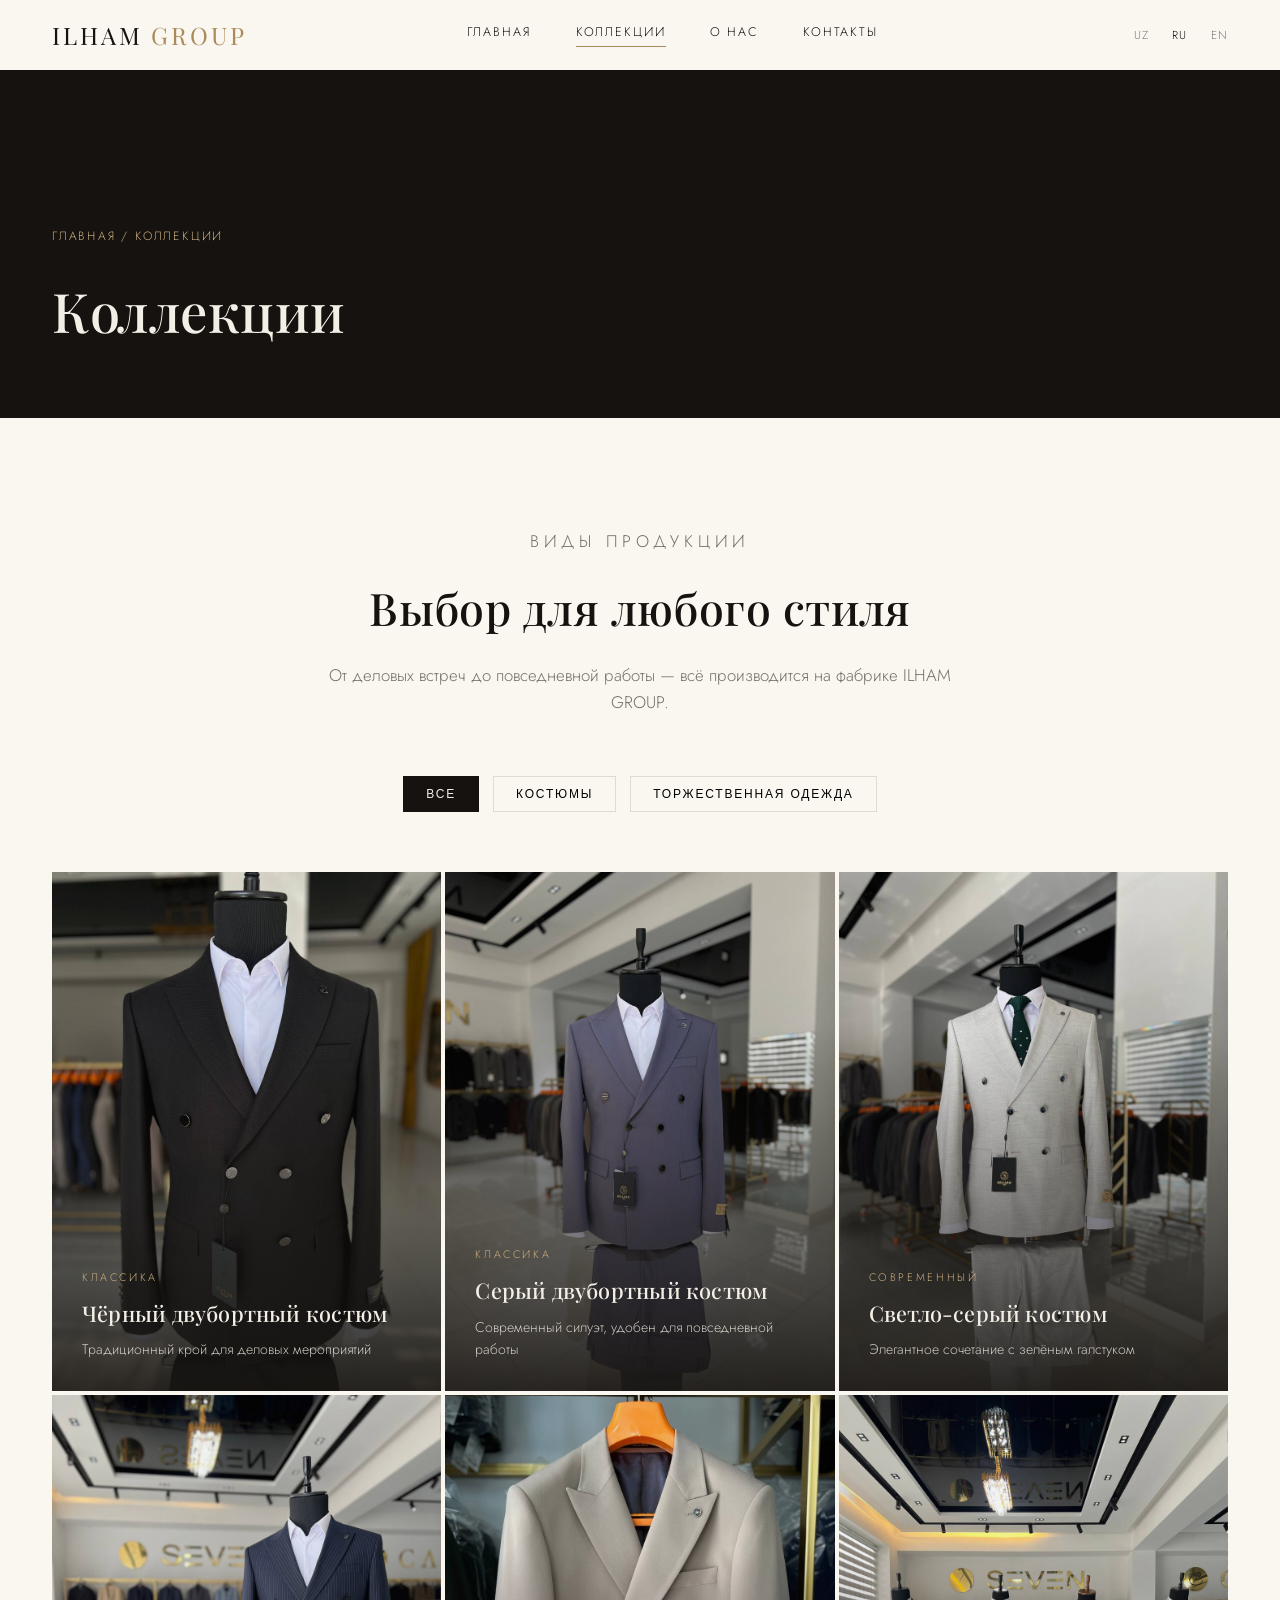
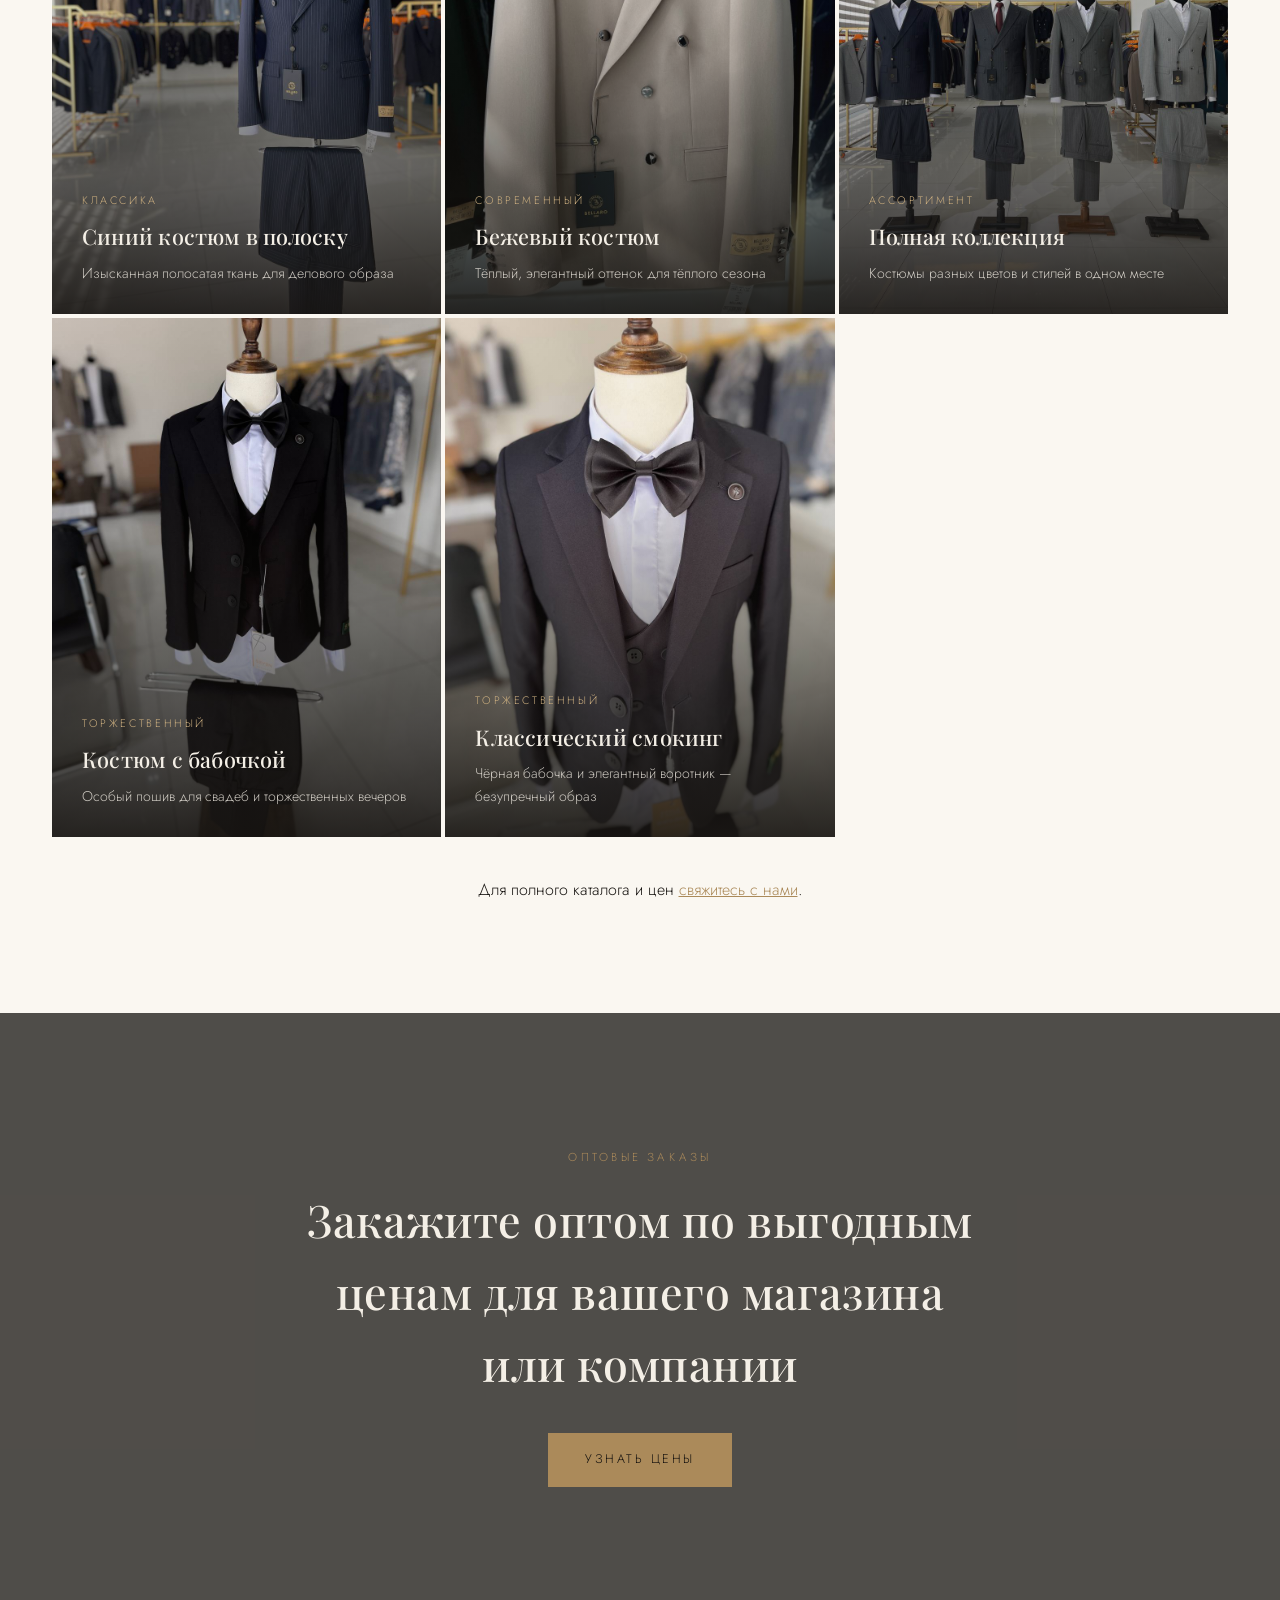
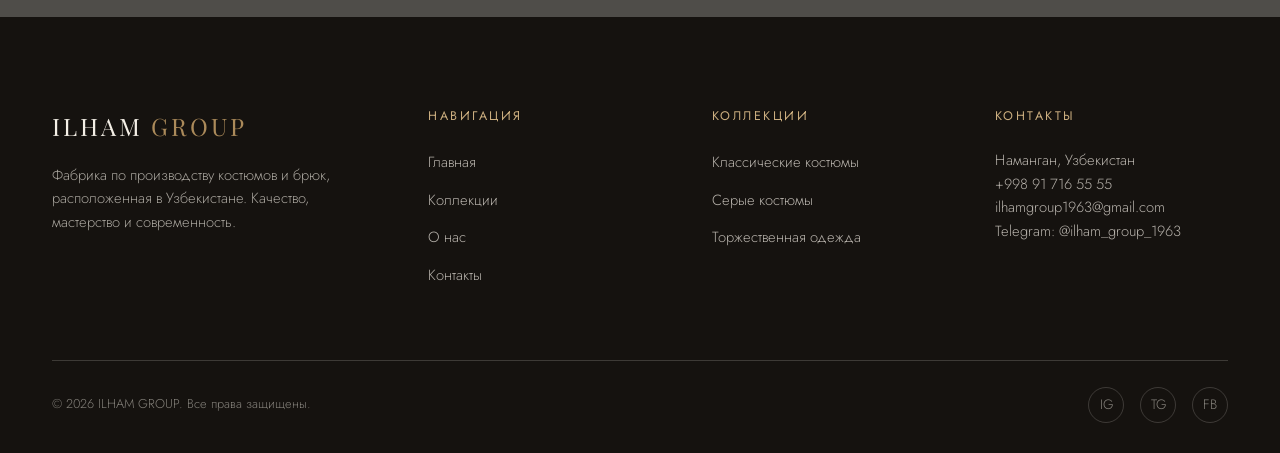
<file: ru/collections.html>
<!DOCTYPE html>
<html lang="ru">
<head>
<meta charset="UTF-8">
<meta name="viewport" content="width=device-width, initial-scale=1.0">
<title>Коллекции — Костюмы и брюки | ILHAM GROUP</title>
<meta name="description" content="Коллекции ILHAM GROUP: классические и приталенные костюмы, деловые и повседневные брюки, индивидуальный пошив. Произведено в Узбекистане.">
<meta name="keywords" content="коллекция костюмов, модели брюк Наманган, мужские костюмы Узбекистан, фабрика деловой одежды">
<link rel="canonical" href="https://ilham-group-1963.web.app/ru/collections.html">
<link rel="alternate" hreflang="uz" href="https://ilham-group-1963.web.app/collections.html">
<link rel="alternate" hreflang="ru" href="https://ilham-group-1963.web.app/ru/collections.html">
<link rel="alternate" hreflang="en" href="https://ilham-group-1963.web.app/en/collections.html">
<link rel="alternate" hreflang="x-default" href="https://ilham-group-1963.web.app/collections.html">
<link rel="icon" href="data:,">
<link rel="preconnect" href="https://fonts.googleapis.com">
<link rel="preconnect" href="https://fonts.gstatic.com" crossorigin>
<link href="https://fonts.googleapis.com/css2?family=Playfair+Display:wght@500;600&family=Jost:wght@300;400;500&display=swap" rel="stylesheet">
<link rel="stylesheet" href="../css/style.css">
</head>
<body>
<div class="scroll-progress"></div>

<header class="site-header solid">
  <div class="container">
    <a href="index.html" class="logo">ILHAM <span>GROUP</span></a>
    <nav class="main-nav">
      <a href="index.html">Главная</a>
      <a href="collections.html" class="active">Коллекции</a>
      <a href="about.html">О нас</a>
      <a href="contact.html">Контакты</a>
    </nav>
    <div class="lang-switch">
      <a href="../collections.html">UZ</a><span class="sep">/</span>
      <a href="collections.html" class="active">RU</a><span class="sep">/</span>
      <a href="../en/collections.html">EN</a>
    </div>
    <button class="nav-toggle" aria-label="Меню">
      <span></span><span></span><span></span>
    </button>
  </div>
</header>

<nav class="mobile-nav">
  <a href="index.html">Главная</a>
  <a href="collections.html">Коллекции</a>
  <a href="about.html">О нас</a>
  <a href="contact.html">Контакты</a>
  <div class="lang-switch">
    <a href="../collections.html">UZ</a><span class="sep">/</span>
    <a href="collections.html" class="active">RU</a><span class="sep">/</span>
    <a href="../en/collections.html">EN</a>
  </div>
</nav>

<section class="page-header">
  <div class="container">
    <p class="breadcrumb">Главная / Коллекции</p>
    <h1>Коллекции</h1>
  </div>
</section>

<section class="section">
  <div class="container">
    <div class="section-head reveal">
      <p class="eyebrow">Виды продукции</p>
      <h2>Выбор для любого стиля</h2>
      <p>От деловых встреч до повседневной работы — всё производится на фабрике ILHAM GROUP.</p>
    </div>

    <div class="filter-row reveal">
      <button class="filter-btn active" data-filter="all">Все</button>
      <button class="filter-btn" data-filter="kostyum">Костюмы</button>
      <button class="filter-btn" data-filter="tantanali">Торжественная одежда</button>
    </div>

    <div class="grid">
      <a class="card reveal" href="contact.html" data-category="kostyum">
        <div class="card-img" style="background-image:url('/images/suit-black-db.jpg')"></div>
        <div class="card-body">
          <span class="tag">Классика</span>
          <h3>Чёрный двубортный костюм</h3>
          <p>Традиционный крой для деловых мероприятий</p>
        </div>
      </a>
      <a class="card reveal" href="contact.html" data-category="kostyum">
        <div class="card-img" style="background-image:url('/images/suit-grey-db.jpg')"></div>
        <div class="card-body">
          <span class="tag">Классика</span>
          <h3>Серый двубортный костюм</h3>
          <p>Современный силуэт, удобен для повседневной работы</p>
        </div>
      </a>
      <a class="card reveal" href="contact.html" data-category="kostyum">
        <div class="card-img" style="background-image:url('/images/suit-lightgrey-db.jpg')"></div>
        <div class="card-body">
          <span class="tag">Современный</span>
          <h3>Светло-серый костюм</h3>
          <p>Элегантное сочетание с зелёным галстуком</p>
        </div>
      </a>
      <a class="card reveal" href="contact.html" data-category="kostyum">
        <div class="card-img" style="background-image:url('/images/hero-pinstripe-suit.jpg')"></div>
        <div class="card-body">
          <span class="tag">Классика</span>
          <h3>Синий костюм в полоску</h3>
          <p>Изысканная полосатая ткань для делового образа</p>
        </div>
      </a>
      <a class="card reveal" href="contact.html" data-category="kostyum">
        <div class="card-img" style="background-image:url('/images/suit-beige-db.jpg')"></div>
        <div class="card-body">
          <span class="tag">Современный</span>
          <h3>Бежевый костюм</h3>
          <p>Тёплый, элегантный оттенок для тёплого сезона</p>
        </div>
      </a>
      <a class="card reveal" href="contact.html" data-category="kostyum">
        <div class="card-img" style="background-image:url('/images/showroom-lineup.jpg')"></div>
        <div class="card-body">
          <span class="tag">Ассортимент</span>
          <h3>Полная коллекция</h3>
          <p>Костюмы разных цветов и стилей в одном месте</p>
        </div>
      </a>
      <a class="card reveal" href="contact.html" data-category="tantanali">
        <div class="card-img" style="background-image:url('/images/tuxedo-bowtie-1.jpg')"></div>
        <div class="card-body">
          <span class="tag">Торжественный</span>
          <h3>Костюм с бабочкой</h3>
          <p>Особый пошив для свадеб и торжественных вечеров</p>
        </div>
      </a>
      <a class="card reveal" href="contact.html" data-category="tantanali">
        <div class="card-img" style="background-image:url('/images/tuxedo-bowtie-2.jpg')"></div>
        <div class="card-body">
          <span class="tag">Торжественный</span>
          <h3>Классический смокинг</h3>
          <p>Чёрная бабочка и элегантный воротник — безупречный образ</p>
        </div>
      </a>
    </div>

    <p class="card-link reveal">Для полного каталога и цен <a href="contact.html" style="color:var(--gold); text-decoration:underline;">свяжитесь с нами</a>.</p>
  </div>
</section>

<section class="cta-banner bg-photo" style="background-image:url('/images/lapel-detail.jpg')">
  <div class="container reveal">
    <p class="eyebrow">Оптовые заказы</p>
    <h2>Закажите оптом по выгодным ценам для вашего магазина или компании</h2>
    <a href="contact.html" class="btn btn-gold">Узнать цены</a>
  </div>
</section>

<footer class="site-footer">
  <div class="container">
    <div class="footer-grid">
      <div>
        <a href="index.html" class="logo">ILHAM <span>GROUP</span></a>
        <p>Фабрика по производству костюмов и брюк, расположенная в Узбекистане. Качество, мастерство и современность.</p>
      </div>
      <div class="footer-col">
        <h4>Навигация</h4>
        <ul>
          <li><a href="index.html">Главная</a></li>
          <li><a href="collections.html">Коллекции</a></li>
          <li><a href="about.html">О нас</a></li>
          <li><a href="contact.html">Контакты</a></li>
        </ul>
      </div>
      <div class="footer-col">
        <h4>Коллекции</h4>
        <ul>
          <li><a href="collections.html">Классические костюмы</a></li>
          <li><a href="collections.html">Серые костюмы</a></li>
          <li><a href="collections.html">Торжественная одежда</a></li>
        </ul>
      </div>
      <div class="footer-col">
        <h4>Контакты</h4>
        <p>Наманган, Узбекистан</p>
        <p><a href="tel:+998917165555">+998 91 716 55 55</a></p>
        <p><a href="mailto:ilhamgroup1963@gmail.com">ilhamgroup1963@gmail.com</a></p>
        <p><a href="https://t.me/ilham_group_1963" target="_blank" rel="noopener">Telegram: @ilham_group_1963</a></p>
      </div>
    </div>
    <div class="footer-bottom">
      <span>&copy; <span id="year"></span> ILHAM GROUP. Все права защищены.</span>
      <div class="social-row">
        <a href="#" aria-label="Instagram">IG</a>
        <a href="https://t.me/ilham_group_1963" aria-label="Telegram" target="_blank" rel="noopener">TG</a>
        <a href="#" aria-label="Facebook">FB</a>
      </div>
    </div>
  </div>
</footer>

<script src="../js/main.js?v=2"></script>
</body>
</html>
</file>
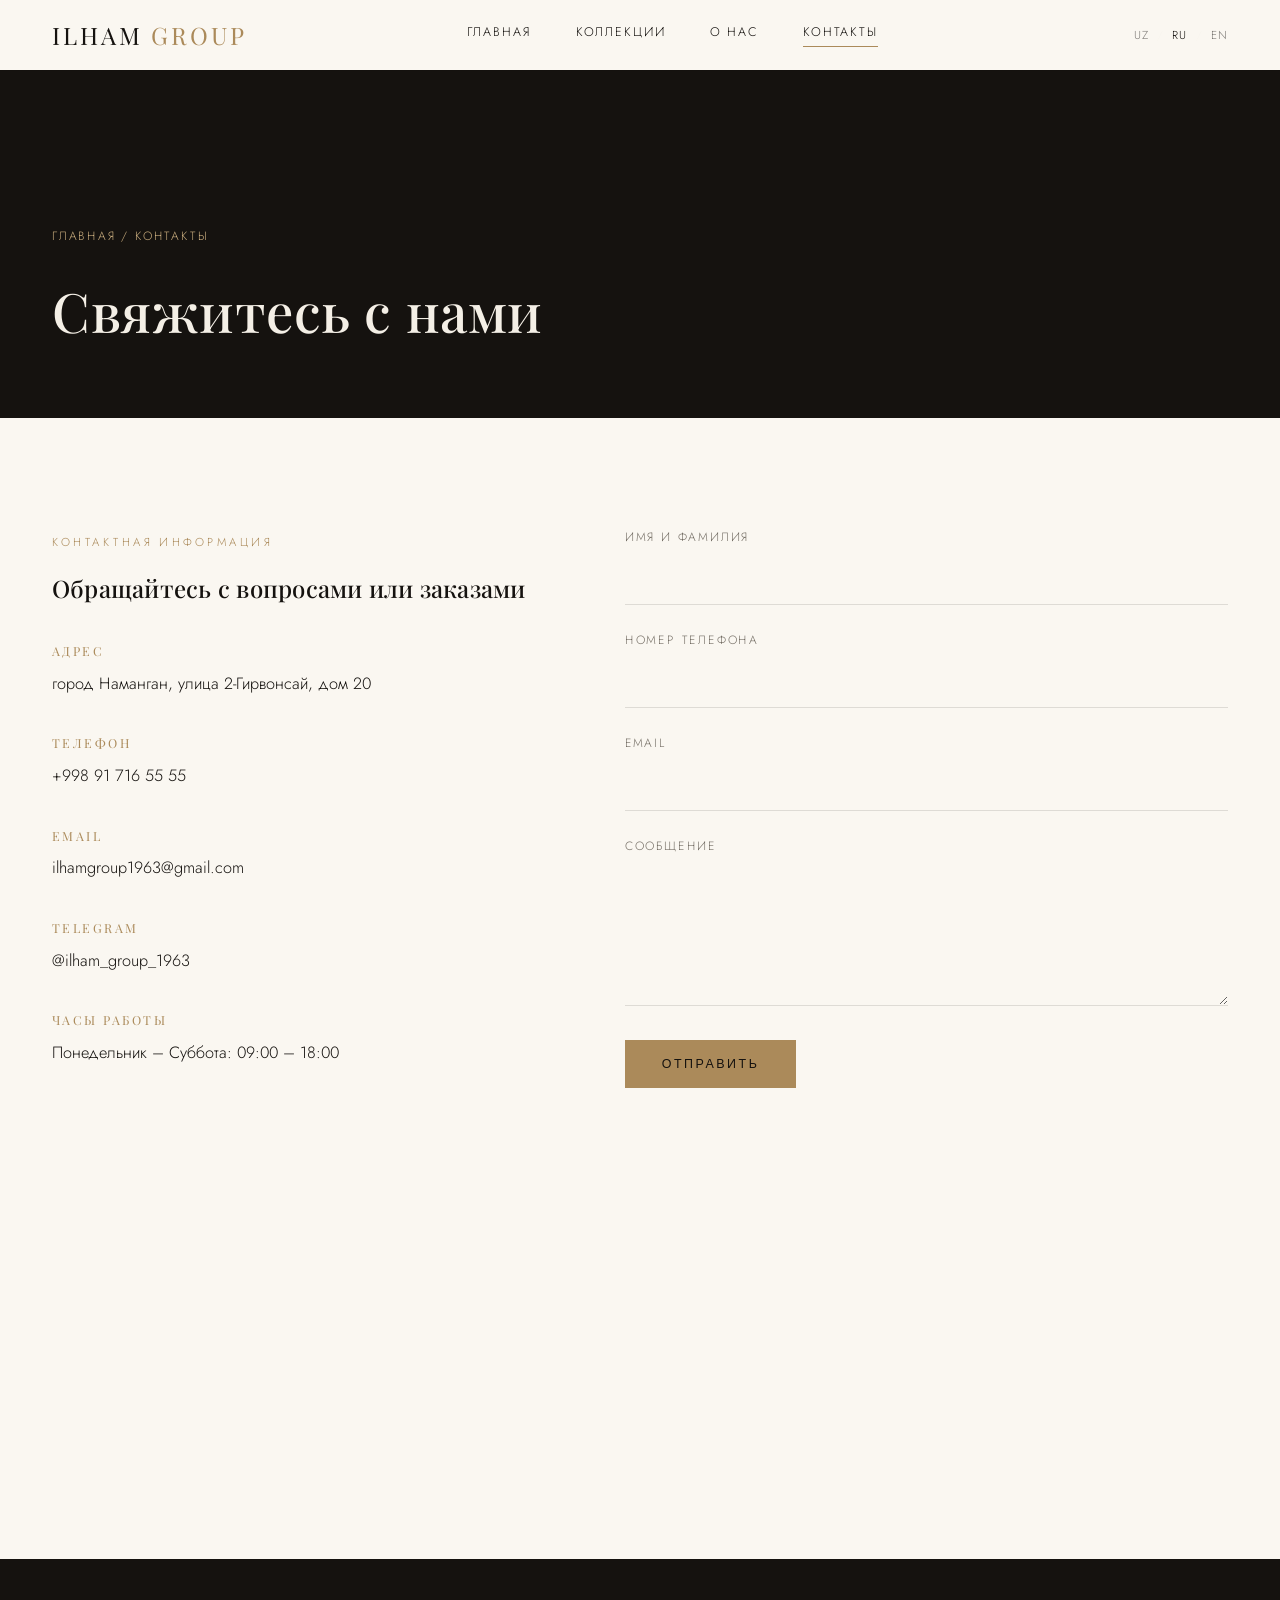
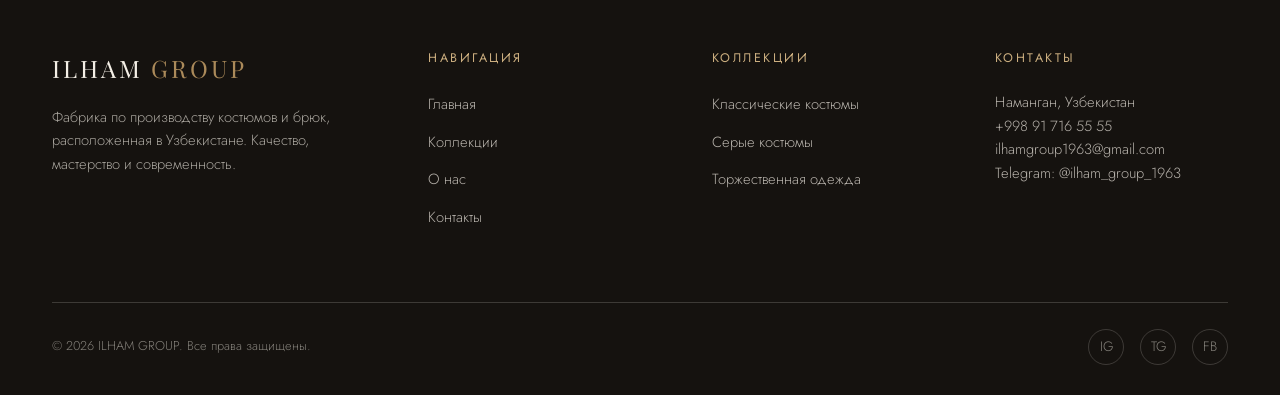
<file: ru/contact.html>
<!DOCTYPE html>
<html lang="ru">
<head>
<meta charset="UTF-8">
<meta name="viewport" content="width=device-width, initial-scale=1.0">
<title>Контакты — Фабрика ILHAM GROUP Костюмы и Брюки</title>
<meta name="description" content="Свяжитесь с ILHAM GROUP: адрес, телефон, email и заявка на заказ. Фабрика по производству костюмов и брюк в Намангане, Узбекистан.">
<meta name="keywords" content="контакты ILHAM GROUP, телефон фабрики костюмов, заказ брюк Узбекистан">
<link rel="canonical" href="https://ilham-group-1963.web.app/ru/contact.html">
<link rel="alternate" hreflang="uz" href="https://ilham-group-1963.web.app/contact.html">
<link rel="alternate" hreflang="ru" href="https://ilham-group-1963.web.app/ru/contact.html">
<link rel="alternate" hreflang="en" href="https://ilham-group-1963.web.app/en/contact.html">
<link rel="alternate" hreflang="x-default" href="https://ilham-group-1963.web.app/contact.html">
<link rel="icon" href="data:,">
<link rel="preconnect" href="https://fonts.googleapis.com">
<link rel="preconnect" href="https://fonts.gstatic.com" crossorigin>
<link href="https://fonts.googleapis.com/css2?family=Playfair+Display:wght@500;600&family=Jost:wght@300;400;500&display=swap" rel="stylesheet">
<link rel="stylesheet" href="../css/style.css">
</head>
<body>
<div class="scroll-progress"></div>

<header class="site-header solid">
  <div class="container">
    <a href="index.html" class="logo">ILHAM <span>GROUP</span></a>
    <nav class="main-nav">
      <a href="index.html">Главная</a>
      <a href="collections.html">Коллекции</a>
      <a href="about.html">О нас</a>
      <a href="contact.html" class="active">Контакты</a>
    </nav>
    <div class="lang-switch">
      <a href="../contact.html">UZ</a><span class="sep">/</span>
      <a href="contact.html" class="active">RU</a><span class="sep">/</span>
      <a href="../en/contact.html">EN</a>
    </div>
    <button class="nav-toggle" aria-label="Меню">
      <span></span><span></span><span></span>
    </button>
  </div>
</header>

<nav class="mobile-nav">
  <a href="index.html">Главная</a>
  <a href="collections.html">Коллекции</a>
  <a href="about.html">О нас</a>
  <a href="contact.html">Контакты</a>
  <div class="lang-switch">
    <a href="../contact.html">UZ</a><span class="sep">/</span>
    <a href="contact.html" class="active">RU</a><span class="sep">/</span>
    <a href="../en/contact.html">EN</a>
  </div>
</nav>

<section class="page-header">
  <div class="container">
    <p class="breadcrumb">Главная / Контакты</p>
    <h1>Свяжитесь с нами</h1>
  </div>
</section>

<section class="section">
  <div class="container">
    <div class="contact-wrap">
      <div class="reveal">
        <p class="eyebrow">Контактная информация</p>
        <h2 style="margin-bottom:34px;">Обращайтесь с вопросами или заказами</h2>

        <div class="info-block">
          <h4>Адрес</h4>
          <p>город Наманган, улица 2-Гирвонсай, дом 20</p>
        </div>
        <div class="info-block">
          <h4>Телефон</h4>
          <p><a href="tel:+998917165555">+998 91 716 55 55</a></p>
        </div>
        <div class="info-block">
          <h4>Email</h4>
          <p><a href="mailto:ilhamgroup1963@gmail.com">ilhamgroup1963@gmail.com</a></p>
        </div>
        <div class="info-block">
          <h4>Telegram</h4>
          <p><a href="https://t.me/ilham_group_1963" target="_blank" rel="noopener">@ilham_group_1963</a></p>
        </div>
        <div class="info-block">
          <h4>Часы работы</h4>
          <p>Понедельник – Суббота: 09:00 – 18:00</p>
        </div>

        <iframe class="map-frame reveal" loading="lazy"
          src="https://www.google.com/maps?q=40.993923,71.638012&z=17&output=embed"
          title="Адрес ILHAM GROUP"></iframe>
      </div>

      <div class="reveal">
        <form id="contact-form">
          <input type="hidden" name="access_key" value="416812db-4f57-4637-a487-c9f2690b84f2">
          <input type="hidden" name="subject" value="ILHAM GROUP — новое сообщение с сайта">
          <input type="checkbox" name="botcheck" style="display:none" tabindex="-1" autocomplete="off">
          <div class="form-group">
            <label for="name">Имя и фамилия</label>
            <input type="text" id="name" name="name" required>
          </div>
          <div class="form-group">
            <label for="phone">Номер телефона</label>
            <input type="tel" id="phone" name="phone" required>
          </div>
          <div class="form-group">
            <label for="email">Email</label>
            <input type="email" id="email" name="email">
          </div>
          <div class="form-group">
            <label for="message">Сообщение</label>
            <textarea id="message" name="message" rows="5" required></textarea>
          </div>
          <button type="submit" class="btn btn-gold">Отправить</button>
          <p class="form-note" id="form-status"
            data-sending="Отправка..."
            data-success="Спасибо! Ваше сообщение получено. Мы скоро свяжемся с вами."
            data-error="Произошла ошибка. Попробуйте позже или позвоните нам напрямую."></p>
        </form>
      </div>
    </div>
  </div>
</section>

<footer class="site-footer">
  <div class="container">
    <div class="footer-grid">
      <div>
        <a href="index.html" class="logo">ILHAM <span>GROUP</span></a>
        <p>Фабрика по производству костюмов и брюк, расположенная в Узбекистане. Качество, мастерство и современность.</p>
      </div>
      <div class="footer-col">
        <h4>Навигация</h4>
        <ul>
          <li><a href="index.html">Главная</a></li>
          <li><a href="collections.html">Коллекции</a></li>
          <li><a href="about.html">О нас</a></li>
          <li><a href="contact.html">Контакты</a></li>
        </ul>
      </div>
      <div class="footer-col">
        <h4>Коллекции</h4>
        <ul>
          <li><a href="collections.html">Классические костюмы</a></li>
          <li><a href="collections.html">Серые костюмы</a></li>
          <li><a href="collections.html">Торжественная одежда</a></li>
        </ul>
      </div>
      <div class="footer-col">
        <h4>Контакты</h4>
        <p>Наманган, Узбекистан</p>
        <p><a href="tel:+998917165555">+998 91 716 55 55</a></p>
        <p><a href="mailto:ilhamgroup1963@gmail.com">ilhamgroup1963@gmail.com</a></p>
        <p><a href="https://t.me/ilham_group_1963" target="_blank" rel="noopener">Telegram: @ilham_group_1963</a></p>
      </div>
    </div>
    <div class="footer-bottom">
      <span>&copy; <span id="year"></span> ILHAM GROUP. Все права защищены.</span>
      <div class="social-row">
        <a href="#" aria-label="Instagram">IG</a>
        <a href="https://t.me/ilham_group_1963" aria-label="Telegram" target="_blank" rel="noopener">TG</a>
        <a href="#" aria-label="Facebook">FB</a>
      </div>
    </div>
  </div>
</footer>

<script src="../js/main.js?v=2"></script>
</body>
</html>
</file>
<file: css/style.css>
/* ILHAM GROUP — brand stylesheet */

:root {
  --black: #15120f;
  --charcoal: #211d19;
  --cream: #f4efe6;
  --paper: #faf7f1;
  --gold: #ab8a5a;
  --gold-light: #cbae7f;
  --gray: #756f66;
  --line: rgba(21, 18, 15, 0.12);
  --line-light: rgba(244, 239, 230, 0.18);
  --serif: "Playfair Display", "Times New Roman", serif;
  --sans: "Jost", "Segoe UI", sans-serif;
  --container: 1240px;
}

* { margin: 0; padding: 0; box-sizing: border-box; }

html { scroll-behavior: smooth; }

body {
  font-family: var(--sans);
  color: var(--black);
  background: var(--paper);
  font-weight: 300;
  line-height: 1.6;
  -webkit-font-smoothing: antialiased;
}

img { max-width: 100%; display: block; }

a { color: inherit; text-decoration: none; }

ul { list-style: none; }

.container {
  max-width: var(--container);
  margin: 0 auto;
  padding: 0 32px;
}

h1, h2, h3, h4 {
  font-family: var(--serif);
  font-weight: 500;
  letter-spacing: 0.01em;
}

.eyebrow {
  display: inline-block;
  font-size: 0.72rem;
  letter-spacing: 0.28em;
  text-transform: uppercase;
  color: var(--gold);
  margin-bottom: 18px;
}

.section {
  padding: 110px 0;
}

.section-head {
  max-width: 640px;
  margin: 0 auto 60px;
  text-align: center;
}

.section-head h2 {
  font-size: clamp(2rem, 4vw, 2.8rem);
  margin-bottom: 18px;
}

.section-head p {
  color: var(--gray);
  font-size: 1.05rem;
}

.btn {
  display: inline-flex;
  align-items: center;
  gap: 10px;
  padding: 16px 36px;
  font-size: 0.78rem;
  letter-spacing: 0.2em;
  text-transform: uppercase;
  border: 1px solid var(--black);
  transition: all 0.35s ease;
  cursor: pointer;
  background: transparent;
}

.btn:hover { background: var(--black); color: var(--cream); }

.btn-light {
  border-color: var(--cream);
  color: var(--cream);
}

.btn-light:hover { background: var(--cream); color: var(--black); }

.btn-gold {
  border-color: var(--gold);
  background: var(--gold);
  color: var(--black);
}

.btn-gold:hover { background: transparent; color: var(--gold); }

/* ===== Photo helpers ===== */

.bg-photo {
  background-size: cover;
  background-position: center;
  background-repeat: no-repeat;
}

/* ===== Header ===== */

.site-header {
  position: fixed;
  top: 0; left: 0; right: 0;
  z-index: 100;
  padding: 26px 0;
  transition: background 0.35s ease, padding 0.35s ease, box-shadow 0.35s ease;
}

.site-header .container {
  display: flex;
  align-items: center;
  justify-content: space-between;
}

.site-header.is-scrolled,
.site-header.solid {
  background: var(--paper);
  padding: 16px 0;
  box-shadow: 0 1px 0 var(--line);
}

.logo {
  font-family: var(--serif);
  font-size: 1.5rem;
  letter-spacing: 0.12em;
  color: var(--cream);
}

.site-header.is-scrolled .logo,
.site-header.solid .logo { color: var(--black); }

.logo span { color: var(--gold); }

.main-nav {
  display: flex;
  gap: 44px;
}

.main-nav a {
  font-size: 0.78rem;
  letter-spacing: 0.15em;
  text-transform: uppercase;
  color: var(--cream);
  position: relative;
  padding-bottom: 4px;
}

.site-header.is-scrolled .main-nav a,
.site-header.solid .main-nav a { color: var(--black); }

.main-nav a::after {
  content: "";
  position: absolute;
  left: 0; bottom: 0;
  width: 0; height: 1px;
  background: var(--gold);
  transition: width 0.3s ease;
}

.main-nav a:hover::after,
.main-nav a.active::after { width: 100%; }

.lang-switch {
  display: flex;
  align-items: center;
  gap: 8px;
  margin-left: 36px;
  font-size: 0.72rem;
  letter-spacing: 0.1em;
  text-transform: uppercase;
  color: var(--cream);
}

.site-header.is-scrolled .lang-switch a,
.site-header.solid .lang-switch a { color: var(--black); }

.lang-switch a { opacity: 0.55; }
.lang-switch a:hover,
.lang-switch a.active { opacity: 1; color: var(--gold); }
.lang-switch .sep { opacity: 0.3; }

.mobile-nav .lang-switch {
  margin-left: 0;
  margin-top: 10px;
  color: var(--cream);
  font-size: 0.85rem;
}

.nav-toggle {
  display: none;
  flex-direction: column;
  gap: 5px;
  background: none;
  border: none;
  cursor: pointer;
  z-index: 110;
}

.nav-toggle span {
  width: 26px; height: 1px;
  background: var(--cream);
}

.site-header.is-scrolled .nav-toggle span,
.site-header.solid .nav-toggle span { background: var(--black); }

/* ===== Hero ===== */

.hero {
  position: relative;
  min-height: 100vh;
  display: flex;
  align-items: center;
  color: var(--cream);
  overflow: hidden;
  background-size: cover;
  background-position: center 30%;
}

.hero::before {
  content: "";
  position: absolute;
  inset: 0;
  background: linear-gradient(180deg, rgba(21,18,15,0.6) 0%, rgba(21,18,15,0.22) 40%, rgba(21,18,15,0.8) 100%);
}

.hero-content {
  position: relative;
  z-index: 2;
  max-width: 720px;
}

.hero h1 {
  font-size: clamp(2.6rem, 6vw, 4.4rem);
  line-height: 1.12;
  margin-bottom: 26px;
}

.hero p {
  font-size: 1.15rem;
  color: var(--cream);
  opacity: 0.85;
  max-width: 540px;
  margin-bottom: 42px;
}

.hero-actions { display: flex; gap: 18px; flex-wrap: wrap; }

.scroll-cue {
  position: absolute;
  bottom: 40px; left: 50%;
  transform: translateX(-50%);
  z-index: 2;
  color: var(--cream);
  font-size: 0.7rem;
  letter-spacing: 0.3em;
  text-transform: uppercase;
  opacity: 0.7;
  display: flex;
  flex-direction: column;
  align-items: center;
  gap: 10px;
}

.scroll-cue .line { width: 1px; height: 34px; background: var(--cream); animation: scrollDown 2s infinite; }

@keyframes scrollDown {
  0% { transform: scaleY(0); transform-origin: top; opacity: 0; }
  50% { transform: scaleY(1); transform-origin: top; opacity: 1; }
  51% { transform-origin: bottom; }
  100% { transform: scaleY(0); transform-origin: bottom; opacity: 0; }
}

/* ===== Intro / About blurb ===== */

.intro {
  padding: 130px 0;
  text-align: center;
}

.intro .eyebrow { }

.intro h2 {
  max-width: 780px;
  margin: 0 auto 30px;
  font-size: clamp(1.7rem, 3.4vw, 2.4rem);
  line-height: 1.4;
}

.intro p.lead {
  max-width: 640px;
  margin: 0 auto;
  color: var(--gray);
  font-size: 1.05rem;
}

.values-row {
  display: grid;
  grid-template-columns: repeat(3, 1fr);
  gap: 40px;
  margin-top: 70px;
  text-align: left;
}

.value-item {
  border-top: 1px solid var(--line);
  padding-top: 24px;
}

.value-item .num {
  font-family: var(--serif);
  color: var(--gold);
  font-size: 1.1rem;
  display: block;
  margin-bottom: 14px;
}

.value-item h3 { font-size: 1.2rem; margin-bottom: 10px; }
.value-item p { color: var(--gray); font-size: 0.95rem; }

/* ===== Cards / Collections grid ===== */

.grid {
  display: grid;
  grid-template-columns: repeat(3, 1fr);
  gap: 4px;
}

.card {
  position: relative;
  aspect-ratio: 3 / 4;
  overflow: hidden;
  color: var(--cream);
  display: flex;
  align-items: flex-end;
}

.card-img {
  position: absolute;
  inset: 0;
  background-size: cover;
  background-position: center;
  transition: transform 0.7s cubic-bezier(0.2, 0.7, 0.3, 1);
  z-index: 0;
}

.card:hover .card-img {
  transform: scale(1.07);
}

.card::after {
  content: "";
  position: absolute; inset: 0;
  background: linear-gradient(180deg, rgba(21,18,15,0.05) 30%, rgba(21,18,15,0.9) 100%);
  z-index: 1;
}

.card-body {
  position: relative;
  z-index: 2;
  padding: 30px;
}

.card .tag {
  font-size: 0.68rem;
  letter-spacing: 0.24em;
  text-transform: uppercase;
  color: var(--gold-light);
  display: block;
  margin-bottom: 10px;
}

.card h3 { font-size: 1.35rem; margin-bottom: 8px; }
.card p { font-size: 0.88rem; color: var(--cream); opacity: 0.8; }

.card-link {
  margin-top: 40px;
  text-align: center;
}

/* ===== Stats ===== */

.stats {
  background: var(--black);
  color: var(--cream);
  padding: 90px 0;
}

.stats-grid {
  display: grid;
  grid-template-columns: repeat(4, 1fr);
  gap: 40px;
  text-align: center;
}

.stat .value {
  font-family: var(--serif);
  font-size: clamp(2.2rem, 4vw, 3.2rem);
  color: var(--gold-light);
  display: block;
}

.stat .label {
  font-size: 0.78rem;
  letter-spacing: 0.18em;
  text-transform: uppercase;
  color: var(--cream);
  opacity: 0.7;
  margin-top: 10px;
  display: block;
}

/* ===== Process (about) ===== */

.process-list {
  display: grid;
  gap: 0;
  border-top: 1px solid var(--line);
}

.process-item {
  display: grid;
  grid-template-columns: 90px 1fr 2fr;
  gap: 30px;
  padding: 36px 0;
  border-bottom: 1px solid var(--line);
  align-items: baseline;
}

.process-item .step {
  font-family: var(--serif);
  color: var(--gold);
  font-size: 1.3rem;
}

.process-item h3 { font-size: 1.25rem; }
.process-item p { color: var(--gray); }

/* ===== CTA banner ===== */

.cta-banner {
  position: relative;
  padding: 130px 0;
  text-align: center;
  color: var(--cream);
  overflow: hidden;
  background-size: cover;
  background-position: center;
}

.cta-banner::before {
  content: "";
  position: absolute; inset: 0;
  background: rgba(21,18,15,0.74);
}

.cta-banner .container { position: relative; z-index: 2; }

.cta-banner h2 {
  font-size: clamp(1.9rem, 4vw, 2.8rem);
  max-width: 700px;
  margin: 0 auto 34px;
}

/* ===== Footer ===== */

.site-footer {
  background: var(--black);
  color: var(--cream);
  padding: 90px 0 30px;
}

.footer-grid {
  display: grid;
  grid-template-columns: 1.4fr 1fr 1fr 1fr;
  gap: 50px;
  padding-bottom: 60px;
  border-bottom: 1px solid var(--line-light);
}

.footer-grid .logo { margin-bottom: 18px; display: inline-block; }

.footer-grid p { color: rgba(244,239,230,0.65); font-size: 0.92rem; max-width: 300px; }

.footer-col h4 {
  font-family: var(--sans);
  font-size: 0.78rem;
  letter-spacing: 0.2em;
  text-transform: uppercase;
  color: var(--gold-light);
  margin-bottom: 22px;
  font-weight: 400;
}

.footer-col ul li { margin-bottom: 12px; }

.footer-col ul li a,
.footer-col p {
  color: rgba(244,239,230,0.72);
  font-size: 0.92rem;
}

.footer-col ul li a:hover { color: var(--gold-light); }

.footer-bottom {
  display: flex;
  justify-content: space-between;
  align-items: center;
  padding-top: 26px;
  font-size: 0.8rem;
  color: rgba(244,239,230,0.5);
  flex-wrap: wrap;
  gap: 10px;
}

.social-row { display: flex; gap: 16px; }
.social-row a {
  width: 36px; height: 36px;
  border: 1px solid var(--line-light);
  border-radius: 50%;
  display: flex; align-items: center; justify-content: center;
  font-size: 0.85rem;
}
.social-row a:hover { border-color: var(--gold); color: var(--gold-light); }

/* ===== Page header (inner pages) ===== */

.page-header {
  padding: 170px 0 64px;
  color: var(--cream);
  position: relative;
  background: var(--black);
}

.page-header .container { position: relative; z-index: 2; }

.breadcrumb {
  font-size: 0.75rem;
  letter-spacing: 0.15em;
  text-transform: uppercase;
  color: var(--gold-light);
  margin-bottom: 20px;
}

.page-header h1 { font-size: clamp(2.2rem, 5vw, 3.4rem); }

/* ===== Collections page filters ===== */

.filter-row {
  display: flex;
  gap: 14px;
  justify-content: center;
  flex-wrap: wrap;
  margin-bottom: 60px;
}

.filter-btn {
  padding: 10px 22px;
  font-size: 0.75rem;
  letter-spacing: 0.15em;
  text-transform: uppercase;
  border: 1px solid var(--line);
  background: transparent;
  cursor: pointer;
  transition: all 0.3s ease;
}

.filter-btn:hover,
.filter-btn.active {
  border-color: var(--black);
  background: var(--black);
  color: var(--cream);
}

/* ===== About - split section ===== */

.split {
  display: grid;
  grid-template-columns: 1fr 1fr;
  gap: 80px;
  align-items: center;
}

.split-media {
  aspect-ratio: 4/5;
  background-size: cover;
  background-position: center;
}

.split h2 { font-size: clamp(1.8rem, 3.4vw, 2.4rem); margin-bottom: 24px; }
.split p { color: var(--gray); margin-bottom: 18px; }

.split.reverse .split-media { order: 2; }

/* ===== Contact ===== */

.contact-wrap {
  display: grid;
  grid-template-columns: 1fr 1.2fr;
  gap: 70px;
}

.info-block { margin-bottom: 36px; }
.info-block h4 {
  font-size: 0.78rem;
  letter-spacing: 0.2em;
  text-transform: uppercase;
  color: var(--gold);
  margin-bottom: 10px;
  font-weight: 400;
}
.info-block p, .info-block a { color: var(--black); font-size: 1.02rem; }

.form-group { margin-bottom: 26px; }

.form-group label {
  display: block;
  font-size: 0.75rem;
  letter-spacing: 0.15em;
  text-transform: uppercase;
  color: var(--gray);
  margin-bottom: 10px;
}

.form-group input,
.form-group textarea {
  width: 100%;
  border: none;
  border-bottom: 1px solid var(--line);
  background: transparent;
  padding: 12px 0;
  font-family: var(--sans);
  font-size: 1rem;
  color: var(--black);
}

.form-group input:focus,
.form-group textarea:focus {
  outline: none;
  border-bottom-color: var(--gold);
}

.form-note {
  margin-top: 18px;
  font-size: 0.85rem;
  color: var(--gray);
}

.map-frame {
  width: 100%;
  height: 340px;
  border: 0;
  filter: grayscale(1) contrast(1.1);
}

/* ===== Reveal animation ===== */

.reveal {
  opacity: 0;
  transform: translateY(28px);
  transition: opacity 0.8s ease, transform 0.8s ease;
}

.reveal.is-visible {
  opacity: 1;
  transform: translateY(0);
}

/* Staggered entrance for grid / list children */
.values-row .value-item:nth-child(1),
.grid .card:nth-child(1),
.stats-grid .stat:nth-child(1),
.process-list .process-item:nth-child(1) { transition-delay: 0s; }

.values-row .value-item:nth-child(2),
.grid .card:nth-child(2),
.stats-grid .stat:nth-child(2),
.process-list .process-item:nth-child(2) { transition-delay: 0.1s; }

.values-row .value-item:nth-child(3),
.grid .card:nth-child(3),
.stats-grid .stat:nth-child(3),
.process-list .process-item:nth-child(3) { transition-delay: 0.2s; }

.grid .card:nth-child(4),
.stats-grid .stat:nth-child(4),
.process-list .process-item:nth-child(4) { transition-delay: 0.3s; }

.grid .card:nth-child(5),
.process-list .process-item:nth-child(5) { transition-delay: 0.4s; }

.grid .card:nth-child(6) { transition-delay: 0.5s; }
.grid .card:nth-child(7) { transition-delay: 0.6s; }
.grid .card:nth-child(8) { transition-delay: 0.7s; }

/* ===== Scroll progress bar ===== */

.scroll-progress {
  position: fixed;
  top: 0;
  left: 0;
  height: 3px;
  width: 0%;
  background: linear-gradient(90deg, var(--gold), var(--gold-light));
  z-index: 300;
  transition: width 0.15s ease-out;
}

/* ===== Marquee ticker ===== */

.marquee {
  overflow: hidden;
  background: var(--black);
  padding: 20px 0;
  white-space: nowrap;
  border-bottom: 1px solid var(--line-light);
}

.marquee-track {
  display: inline-flex;
  width: max-content;
  gap: 28px;
  align-items: center;
  animation: marqueeScroll 26s linear infinite;
}

.marquee-track span {
  font-family: var(--serif);
  font-size: 1.05rem;
  letter-spacing: 0.1em;
  color: var(--gold-light);
  text-transform: uppercase;
}

.marquee-track .dot {
  color: var(--gray);
  font-size: 0.85rem;
  font-family: var(--sans);
}

@keyframes marqueeScroll {
  from { transform: translateX(0); }
  to { transform: translateX(-50%); }
}

/* ===== Parallax backgrounds ===== */

.hero,
.cta-banner,
.split-media {
  background-attachment: fixed;
}

@media (prefers-reduced-motion: reduce) {
  .reveal,
  .card-img,
  .marquee-track {
    transition: none !important;
    animation: none !important;
    opacity: 1 !important;
    transform: none !important;
  }
}

/* ===== Responsive ===== */

@media (max-width: 960px) {
  .values-row,
  .grid,
  .stats-grid,
  .footer-grid,
  .split,
  .contact-wrap { grid-template-columns: 1fr; }

  .process-item { grid-template-columns: 60px 1fr; }
  .process-item p { grid-column: 1 / -1; }

  .split-media { order: -1 !important; }

  .main-nav { display: none; }

  .site-header > .container > .lang-switch { display: none; }

  .nav-toggle { display: flex; }

  .mobile-nav {
    position: fixed;
    inset: 0;
    background: var(--black);
    display: flex;
    flex-direction: column;
    align-items: center;
    justify-content: center;
    gap: 30px;
    transform: translateY(-100%);
    transition: transform 0.4s ease;
    z-index: 105;
  }

  .mobile-nav.is-open { transform: translateY(0); }

  .mobile-nav a {
    color: var(--cream);
    font-family: var(--serif);
    font-size: 1.6rem;
  }

  .section { padding: 80px 0; }
  .hero-actions .btn { padding: 14px 26px; }

  .hero,
  .cta-banner,
  .split-media {
    background-attachment: scroll;
  }

  .marquee-track span { font-size: 0.9rem; }
}

@media (max-width: 640px) {
  .container { padding: 0 20px; }
  .stats-grid { grid-template-columns: 1fr 1fr; gap: 30px; }
}
</file>
